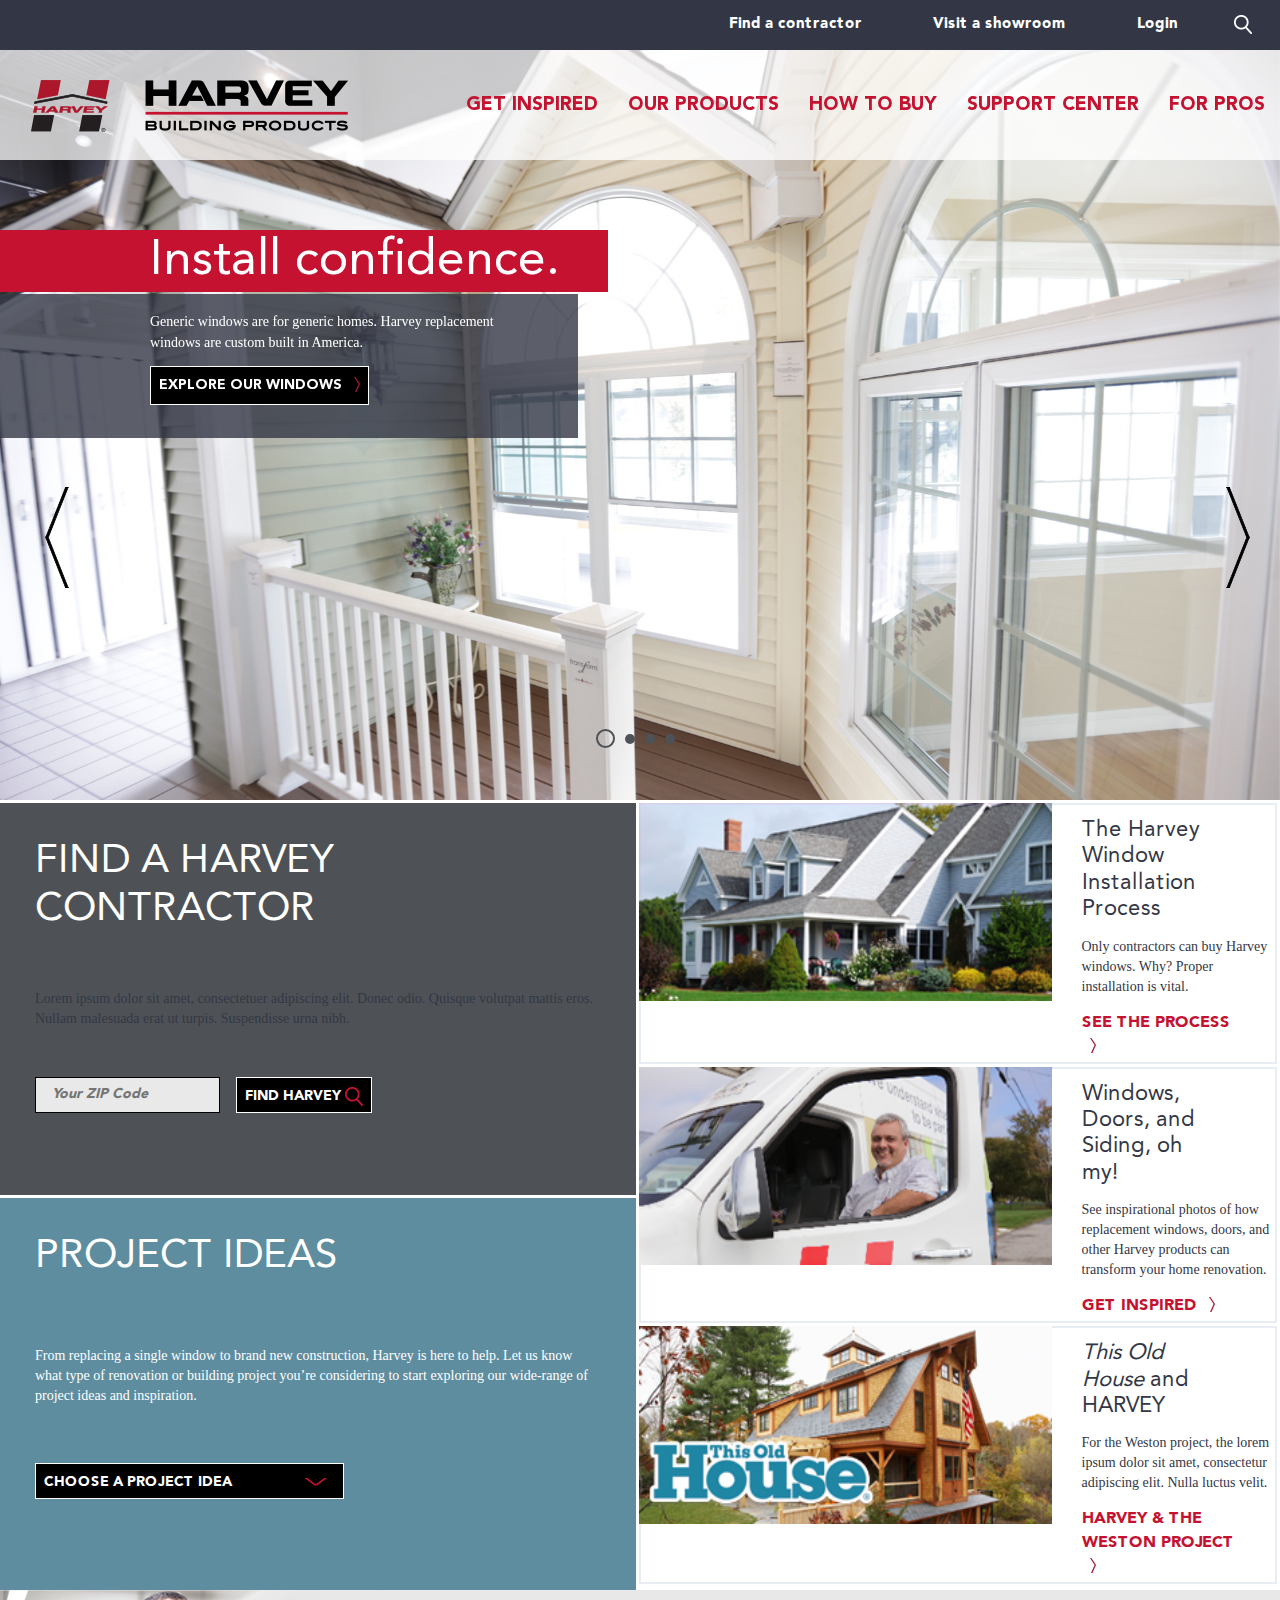
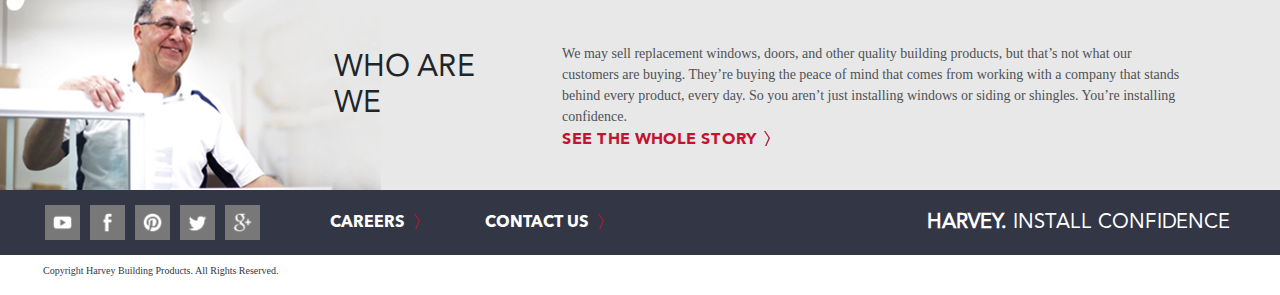
<file: index.html>
<!DOCTYPE html>
<html lang="en">

<head>
    <meta charset="UTF-8">
    <meta name="viewport" content="width=device-width, initial-scale=1.0">
    <meta http-equiv="X-UA-Compatible" content="ie=edge">
    <title>Home</title>
    <link rel="stylesheet" href="https://stackpath.bootstrapcdn.com/bootstrap/4.4.1/css/bootstrap.min.css"
        integrity="sha384-Vkoo8x4CGsO3+Hhxv8T/Q5PaXtkKtu6ug5TOeNV6gBiFeWPGFN9MuhOf23Q9Ifjh" crossorigin="anonymous">
    <link rel="stylesheet" href="main.css">
</head>

<body>
    <header>
        <div class="headContainer">
            <div class="metamenu">
                <ul class="utilityNav">
                    <li class="nav-item"><a href="">Find a contractor</a></li>
                    <li class="nav-item"><a href="">Visit a showroom</a></li>
                    <li class="nav-item"><a href="">Login</a></li>
                    <li class="nav-item"><img src="images/search-icon.png"></li>
                </ul>
            </div>

            <div class="menu-mobile">
                <ul class="nav-ul-mobile">
                    <li class="nav-item d-flex"><a class="align-self-center" href="about.html">Get inspired</a></li>
                    <li class="nav-item d-flex"><a class="align-self-center" href="vinylwindows.html">Our products</a>
                    </li>
                    <li class="nav-item d-flex"><a class="align-self-center" href="howtobuy.html">How to buy</a></li>
                    <li class="nav-item d-flex"><a class="align-self-center" href="support.html">Support center</a></li>
                    <li class="nav-item d-flex"><a class="align-self-center" href="forpros.html">For pros</a></li>
                </ul>
            </div>
    </header>


    <div class="menu">
        <ul class="nav-ul">
            <li class="logo"><a style="
                padding-top: 0px;
                padding-bottom: 0px;
            " class="linkLogo" href="index.html"><img src="images/logo.png" alt=""></a></li>
            <li class="nav-item"><a class="align-self-center" href="about.html">Get inspired</a></li>
            <li class="nav-item"><a class="align-self-center" href="vinylwindows.html">Our products</a></li>
            <li class="nav-item"><a class="align-self-center" href="howtobuy.html">How to buy</a></li>
            <li class="nav-item"><a class="align-self-center" href="support.html">Support center</a></li>
            <li class="nav-item"><a class="align-self-center" href="forpros.html">For pros</a></li>
            <li class="nav-item"><a class="align-self-center hamburger" href=""><img class="hamburger"
                        src="images/location-button.png" alt=""></a>
            </li>
            <li class="nav-item"><a class="align-self-center hamburger" href=""><img src="images/search-button.png"
                        alt=""></a>
            </li>
            <li class="nav-item"><img id="menu-button" class="align-self-center hamburger"
                    src="images/hamburger-menu.png" alt="">
            </li>
        </ul>
    </div>

    <div class="pageTitleBar">
        <h1>Install confidence.</h1>
    </div>

    <div class="subhead_intro_bar">
        <p>Generic windows are for generic homes. Harvey replacement <br /> windows are custom
            built
            in America.</p>
        <button class="standardBtn">EXPLORE OUR WINDOWS <img class="fixArrowPos" src="images/arrow-right-link.png"
                alt=""></button>
    </div>

    <div class=".featuredImage">
        <div id="carouselExampleIndicators" class="carousel slide" data-ride="carousel">
            <div class="tablee">
                <ol class="carousel-indicators">
                    <li data-target="#carouselExampleIndicators" data-slide-to="0" class="active"></li>
                    <li data-target="#carouselExampleIndicators" data-slide-to="1"></li>
                    <li data-target="#carouselExampleIndicators" data-slide-to="2"></li>
                    <li data-target="#carouselExampleIndicators" data-slide-to="3"></li>
                </ol>
            </div>

            <div class="carousel-inner">
                <div class="carousel-item active">
                    <img src="images/slider1.jpg" class="d-block w-100" alt="...">
                </div>
                <div class="carousel-item">
                    <img src="images/slider2.jpg" class="d-block w-100" alt="...">
                </div>
                <div class="carousel-item">
                    <img src="images/slider1.jpg" class="d-block w-100" alt="...">
                </div>
                <div class="carousel-item">
                    <img src="images/slider2.jpg" class="d-block w-100" alt="...">
                </div>
            </div>
            <a class="carousel-control-prev" href="#carouselExampleIndicators" role="button" data-slide="prev">
                <img class="prevIcon" src="images/arrow-left.png">
                <span class="sr-only">Previous</span>
            </a>
            <a class="carousel-control-next" href="#carouselExampleIndicators" role="button" data-slide="next">
                <img class="nextIcon" src="images/arrow-right.png">
                <span class="sr-only">Next</span>
            </a>
        </div>
    </div>
    </div>

    <div class="container-fluid">
        <div class="row reverseThisColumn">
            <div class="col">
                <div class="row r1">
                    <h2>Find a harvey contractor</h2>
                    <p style="line-height: 20px;">Lorem ipsum dolor sit amet, consectetuer adipiscing elit. Donec odio.
                        Quisque volutpat mattis eros.
                        Nullam malesuada erat ut turpis. Suspendisse urna nibh. </p>
                    <input class="zip" type="text" placeholder="Your ZIP Code">
                    <button class="searchBtn">FIND HARVEY <img src="images/search-icon-red.png"
                            alt="search icon"></button>
                </div>
                <div class="row r2">
                    <h2>Project ideas</h2>
                    <p style="line-height: 20px;">From replacing a single window to brand new construction, Harvey is
                        here
                        to help. Let us know what type of renovation or building project you’re considering to start
                        exploring our wide-range of project ideas and inspiration. </p>
                    <button class="dropdownBtn">CHOOSE A PROJECT IDEA <img src="images/arrow-down.png"
                            alt="arrow down icon"></button>
                </div>
            </div>

            <div class="col banner2 ">
                <div class="row row1 ">
                    <div class="col">
                        <img class="thumbnail" src="images/house1-thumb.png" alt="">
                    </div>

                    <div class="col">
                        <h4>The Harvey Window Installation Process</h4>
                        <p>Only contractors can buy Harvey windows. Why? Proper installation is vital.
                        </p>
                        <a>SEE THE PROCESS <img class="fixArrowPos" src="images/arrow-right-link.png"></a>

                    </div>


                </div>

                <div class="row row2">
                    <div class="col">
                        <img class="thumbnail" src="images/contractor.png" alt="">
                    </div>

                    <div class="col">
                        <h4>Windows, Doors, and Siding, oh my!</h4>
                        <p>See inspirational photos of how replacement windows, doors, and other Harvey products can
                            transform your home renovation.</p>
                        <a>GET INSPIRED <img class="fixArrowPos" src="images/arrow-right-link.png"></a>
                    </div>

                </div>

                <div class="row row3">
                    <div class="col">
                        <img class="thumbnail" src="images/theoldhouse.png" alt="">
                    </div>
                    <div class="col">
                        <h4><em>This Old House</em> and HARVEY</h4>
                        <p>For the Weston project, the lorem ipsum dolor sit amet, consectetur adipiscing elit. Nulla
                            luctus
                            velit.</p>
                        <a>HARVEY & THE WESTON PROJECT<img class="fixArrowPos" src="images/arrow-right-link.png"></a>
                    </div>
                </div>

            </div>
        </div>

    </div>
    </div>

    <div class="container-fluid lastbanner">
        <div class="row">
            <div class="col-3" style="padding-left: 0px;">
                <img class="whoAreWe" src="images/whoarewe.png">
            </div>
            <div class="col-2 align-self-center">
                <h3>Who are we</h3>
            </div>
            <div class="col-7 align-self-center">
                <p>
                    We may sell replacement windows, doors, and other quality building products, but that’s not what our
                    customers are buying. They’re buying the peace of mind that comes from working with a company that
                    stands behind every product, every day. So you aren’t just installing windows or siding or shingles.
                    You’re installing confidence.
                </p>
                <a href="about.html">SEE THE WHOLE STORY</a><img class="fixArrowPos" src="images/arrow-right-link.png"
                    alt="">
            </div>
        </div>
    </div>

    <div class="container-fluid lastbanner-tablet">
        <div class="row lb-row">
            <div class="col-6 d-flex flex-wrap">
                <h3>Who are we</h3>
                <p>
                    We may sell replacement windows, doors, and other quality building products, but that’s not what our
                    customers are buying. They’re buying the peace of mind that comes from working with a company that
                    stands behind every product, every day. So you aren’t just installing windows or siding or shingles.
                    You’re installing confidence.
                </p>
                <a href="about.html">SEE THE WHOLE STORY</a><img style="margin-left: 3px; height: 11px;"
                    src="images/arrow-right-link.png" alt="">
            </div>

            <div class="col-6 d-flex justify-content-end" style="padding-right: 0px;">
                <img class="whoAreWe-reverse" src="images/whoarewe-reverse.png">
            </div>
        </div>
    </div>

    <div class="container-fluid lastbanner-mobile">
        <div class="row lb-row">
            <div class="col-7 d-flex flex-wrap" style="padding: 0px">
                <h3>Who are we</h3>
                <p>
                    We may sell replacement windows, doors, and other quality building products, but that’s not what our
                    customers are buying. They’re buying the peace of mind that comes from working with a company that
                    stands behind every product, every day. So you aren’t just installing windows or siding or shingles.
                    You’re installing confidence.
                </p>
                <a href="about.html">SEE THE WHOLE STORY</a><img style="margin-left: 3px; height: 11px;"
                    src="images/arrow-right-link.png" alt="">
            </div>
        </div>
    </div>

    <div class="container-fluid d-flex align-items-center footer-bar footer-mobile">
        <div class="row">
            <h6 class="tagline-mobile">
                <strong>HARVEY.</strong> INSTALL
                CONFIDENCE</h6>
        </div>
    </div>

    <div class="container-fluid footer-bar">

        <div class="row" style="
        margin-top: 0px;
        margin-right: 0px;">
            <div class="socialIcon first">
                <a href=""><img src="images/youtube-icon.png" alt=""></a>
            </div>
            <div class="socialIcon">
                <a href=""><img src="images/facebook-icon.png" alt=""></a>
            </div>
            <div class="socialIcon">
                <a href=""><img src="images/pinterest-icon.png" alt=""></a>
            </div>
            <div class="socialIcon">
                <a href=""><img src="images/twitter-icon.png" alt=""></a>
            </div>
            <div class="socialIcon last">
                <a href=""><img src="images/google-icon.png" alt=""></a>
            </div>
            <div class="footerLinks align-self-center">
                <a href="">CAREERS <img src="images/arrow-right-link.png" alt=""></a>

            </div>
            <div class="footerLinks align-self-center">
                <a href="support.html">CONTACT US
                    <img src="images/arrow-right-link.png" alt=""></a>
            </div>

            <h6 class="taglineh6 align-self-center">
                <strong>HARVEY.</strong> INSTALL
                CONFIDENCE</h6>
        </div>
    </div>

    <div class="container-fluid copyright">
        Copyright Harvey Building Products. All Rights Reserved.
    </div>

    <script src="https://code.jquery.com/jquery-3.4.1.js"
        integrity="sha256-WpOohJOqMqqyKL9FccASB9O0KwACQJpFTUBLTYOVvVU=" crossorigin="anonymous"></script>
    <script src="https://cdn.jsdelivr.net/npm/popper.js@1.16.0/dist/umd/popper.min.js"
        integrity="sha384-Q6E9RHvbIyZFJoft+2mJbHaEWldlvI9IOYy5n3zV9zzTtmI3UksdQRVvoxMfooAo"
        crossorigin="anonymous"></script>
    <script src="https://stackpath.bootstrapcdn.com/bootstrap/4.4.1/js/bootstrap.min.js"
        integrity="sha384-wfSDF2E50Y2D1uUdj0O3uMBJnjuUD4Ih7YwaYd1iqfktj0Uod8GCExl3Og8ifwB6"
        crossorigin="anonymous"></script>
    <script src="main.js"></script>

</body>

</html>
</file>
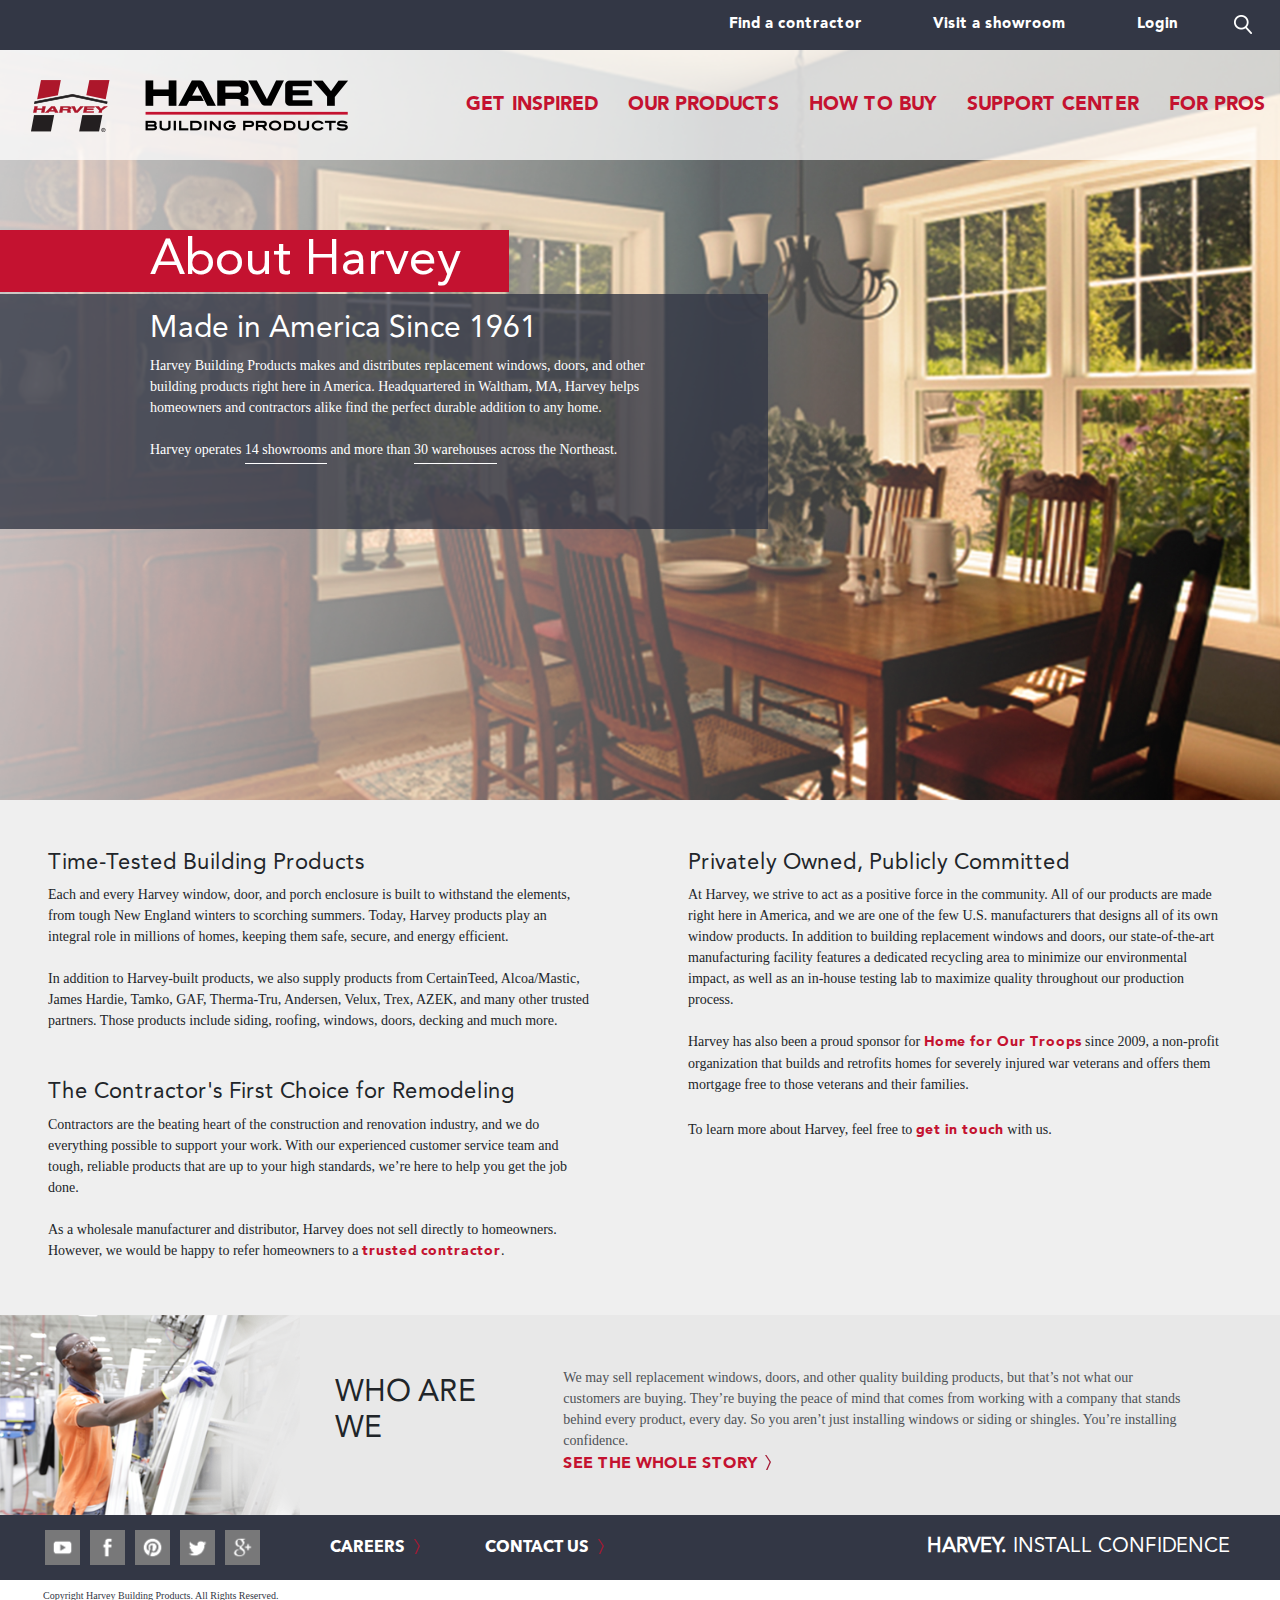
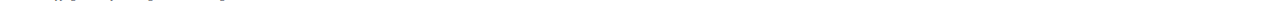
<file: about.html>
<!DOCTYPE html>
<html lang="en">

<head>
    <meta charset="UTF-8">
    <meta name="viewport" content="width=device-width, initial-scale=1.0">
    <meta http-equiv="X-UA-Compatible" content="ie=edge">
    <title>Harvey Building Products</title>
    <link rel="stylesheet" href="https://stackpath.bootstrapcdn.com/bootstrap/4.4.1/css/bootstrap.min.css"
        integrity="sha384-Vkoo8x4CGsO3+Hhxv8T/Q5PaXtkKtu6ug5TOeNV6gBiFeWPGFN9MuhOf23Q9Ifjh" crossorigin="anonymous">
    <link rel="stylesheet" href="main.css">
    <link rel="stylesheet" href="aboutcss.css">
</head>

<body>
    <header>
        <div class="headContainer">
            <div class="metamenu">
                <ul class="utilityNav">
                    <li class="nav-item"><a href="">Find a contractor</a></li>
                    <li class="nav-item"><a href="">Visit a showroom</a></li>
                    <li class="nav-item"><a href="">Login</a></li>
                    <li class="nav-item"><img src="images/search-icon.png"></li>
                </ul>
            </div>

            <div class="menu-mobile">
                <ul class="nav-ul-mobile">
                    <li class="nav-item  d-flex"><a class="align-self-center" href="about.html">Get inspired</a></li>
                    <li class="nav-item d-flex"><a class="align-self-center" href="vinylwindows.html">Our products</a>
                    </li>
                    <li class="nav-item d-flex"><a class="align-self-center" href="howtobuy.html">How to buy</a></li>
                    <li class="nav-item d-flex"><a class="align-self-center" href="support.html">Support center</a></li>
                    <li class="nav-item d-flex"><a class="align-self-center" href="forpros.html">For pros</a></li>
                </ul>
            </div>

    </header>


    <div class="menu">
        <ul class="nav-ul">
            <li class="logo"><a style="
                padding-top: 0px;
                padding-bottom: 0px;
            " class="linkLogo" href="index.html"><img src="images/logo.png" alt=""></a></li>
            <li class="nav-item"><a class="align-self-center" href="about.html">Get inspired</a></li>
            <li class="nav-item"><a class="align-self-center" href="vinylwindows.html">Our products</a></li>
            <li class="nav-item"><a class="align-self-center" href="howtobuy.html">How to buy</a></li>
            <li class="nav-item"><a class="align-self-center" href="support.html">Support center</a></li>
            <li class="nav-item"><a class="align-self-center" href="forpros.html">For pros</a></li>
            <li class="nav-item"><a class="align-self-center hamburger" href=""><img class="hamburger"
                        src="images/location-button.png" alt=""></a>
            </li>
            <li class="nav-item"><a class="align-self-center hamburger" href=""><img src="images/search-button.png"
                        alt=""></a>
            </li>
            <li class="nav-item"><img id="menu-button" class="align-self-center hamburger"
                    src="images/hamburger-menu.png" alt="">
            </li>
        </ul>
    </div>

    <div class="pageTitleBar">
        <h1>About Harvey</h1>
    </div>

    <div class="subhead_intro_bar">
        <h3>Made in America Since 1961</h3>
        <p>Harvey Building Products makes and distributes replacement windows, doors, and other building products right
            here in America. Headquartered in Waltham, MA, Harvey helps homeowners and contractors alike find the
            perfect durable addition to any home.
            <br />
            <br />
            Harvey operates <a href="">14 showrooms</a> and more than <a href="">30 warehouses</a> across the Northeast.
        </p>
    </div>

    <div class=".featuredImage">
        <div class="about-carousel">
        </div>
    </div>
    </div>

    <div class="container-fluid about-container">
        <div class="row">
            <div class="col about-info">
                <h4>Time-Tested Building Products</h4>
                <p style="margin: 0;">Each and every Harvey window, door, and porch enclosure is built to withstand the
                    elements, from
                    tough New England winters to scorching summers. Today, Harvey products play an integral role in
                    millions of homes, keeping them safe, secure, and energy efficient.
                    <br />
                    <br />
                    In addition to Harvey-built products, we also supply products from CertainTeed, Alcoa/Mastic, James
                    Hardie, Tamko, GAF, Therma-Tru, Andersen, Velux, Trex, AZEK, and many other trusted partners. Those
                    products include siding, roofing, windows, doors, decking and much more.
                </p>
                <br />
                <br />

                <h4>The Contractor's First Choice for Remodeling</h4>
                <p style="margin: 0;">Contractors are the beating heart of the construction and renovation industry, and
                    we do everything
                    possible to support your work. With our experienced customer service team and tough, reliable
                    products that are up to your high standards, we’re here to help you get the job done.
                    <br />
                    <br />
                    As a wholesale manufacturer and distributor, Harvey does not sell directly to homeowners. However,
                    we would be happy to refer homeowners to a <a href="">trusted contractor</a>.
                </p>
            </div>
            <div class="col about-info">
                <h4>Privately Owned, Publicly Committed</h4>
                <p style="margin: 0;">At Harvey, we strive to act as a positive force in the community. All of our
                    products are made right
                    here in America, and we are one of the few U.S. manufacturers that designs all of its own window
                    products. In addition to building replacement windows and doors, our state-of-the-art manufacturing
                    facility features a dedicated recycling area to minimize our environmental impact, as well as an
                    in-house testing lab to maximize quality throughout our production process.
                    <br />
                    <br />
                    Harvey has also been a proud sponsor for <a href="">Home for Our Troops</a> since 2009, a
                    non-profit
                    organization
                    that builds and retrofits homes for severely injured war veterans and offers them mortgage free
                    to
                    those veterans and their families.
                </p>
                <br />
                <p style="margin: 0;">To learn more about Harvey, feel free to <a href="">get in touch</a> with us.</p>
            </div>
        </div>
    </div>

    <div class="container-fluid lastbanner">
        <div class="row">
            <div class="col-3" style="padding-left: 0px;">
                <img class="whoAreWe" src="images/whoarewe-about.png">
            </div>
            <div class="col-2 align-self-center">
                <h3>Who are we</h3>
            </div>
            <div class="col-7 align-self-center">
                <p>
                    We may sell replacement windows, doors, and other quality building products, but that’s not what our
                    customers are buying. They’re buying the peace of mind that comes from working with a company that
                    stands behind every product, every day. So you aren’t just installing windows or siding or shingles.
                    You’re installing confidence.
                </p>
                <a href="about.html">SEE THE WHOLE STORY</a><img class="fixArrowPos" src="images/arrow-right-link.png"
                    alt="">
            </div>
        </div>
    </div>

    <div class="container-fluid lastbanner-tablet">
        <div class="row lb-row">
            <div class="col-6 d-flex flex-wrap">
                <h3>Who are we</h3>
                <p>
                    We may sell replacement windows, doors, and other quality building products, but that’s not what our
                    customers are buying. They’re buying the peace of mind that comes from working with a company that
                    stands behind every product, every day. So you aren’t just installing windows or siding or shingles.
                    You’re installing confidence.
                </p>
                <a href="about.html">SEE THE WHOLE STORY</a><img style="margin-left: 3px; height: 11px;"
                    src="images/arrow-right-link.png" alt="">
            </div>

            <div class="col-6 d-flex justify-content-end" style="padding-right: 0px;">
                <img class="whoAreWe-reverse" src="images/whoarewe-about-reverse.png">
            </div>
        </div>
    </div>

    <div class="container-fluid lastbanner-mobile">
        <div class="row lb-row">
            <div class="col-7 d-flex flex-wrap" style="padding: 0px">
                <h3>Who are we</h3>
                <p>
                    We may sell replacement windows, doors, and other quality building products, but that’s not what our
                    customers are buying. They’re buying the peace of mind that comes from working with a company that
                    stands behind every product, every day. So you aren’t just installing windows or siding or shingles.
                    You’re installing confidence.
                </p>
                <a href="about.html">SEE THE WHOLE STORY</a><img style="margin-left: 3px; height: 11px;"
                    src="images/arrow-right-link.png" alt="">
            </div>
        </div>
    </div>

    <div class="container-fluid d-flex align-items-center footer-bar footer-mobile">
        <div class="row">
            <h6 class="tagline-mobile">
                <strong>HARVEY.</strong> INSTALL
                CONFIDENCE</h6>
        </div>
    </div>

    <div class="container-fluid footer-bar">

        <div class="row" style="
        margin-top: 0px;
        margin-right: 0px;">
            <div class="socialIcon first">
                <a href=""><img src="images/youtube-icon.png" alt=""></a>
            </div>
            <div class="socialIcon">
                <a href=""><img src="images/facebook-icon.png" alt=""></a>
            </div>
            <div class="socialIcon">
                <a href=""><img src="images/pinterest-icon.png" alt=""></a>
            </div>
            <div class="socialIcon">
                <a href=""><img src="images/twitter-icon.png" alt=""></a>
            </div>
            <div class="socialIcon last">
                <a href=""><img src="images/google-icon.png" alt=""></a>
            </div>
            <div class="footerLinks align-self-center">
                <a href="">CAREERS <img src="images/arrow-right-link.png" alt=""></a>

            </div>
            <div class="footerLinks align-self-center">
                <a href="support.html">CONTACT US
                    <img src="images/arrow-right-link.png" alt=""></a>
            </div>

            <h6 class="taglineh6 align-self-center">
                <strong>HARVEY.</strong> INSTALL
                CONFIDENCE</h6>
        </div>
    </div>

    <div class="container-fluid copyright">
        Copyright Harvey Building Products. All Rights Reserved.
    </div>



    <script src="https://code.jquery.com/jquery-3.4.1.js"
        integrity="sha256-WpOohJOqMqqyKL9FccASB9O0KwACQJpFTUBLTYOVvVU=" crossorigin="anonymous"></script>
    <script src="https://cdn.jsdelivr.net/npm/popper.js@1.16.0/dist/umd/popper.min.js"
        integrity="sha384-Q6E9RHvbIyZFJoft+2mJbHaEWldlvI9IOYy5n3zV9zzTtmI3UksdQRVvoxMfooAo"
        crossorigin="anonymous"></script>
    <script src="https://stackpath.bootstrapcdn.com/bootstrap/4.4.1/js/bootstrap.min.js"
        integrity="sha384-wfSDF2E50Y2D1uUdj0O3uMBJnjuUD4Ih7YwaYd1iqfktj0Uod8GCExl3Og8ifwB6"
        crossorigin="anonymous"></script>
    <script src="main.js"></script>

</body>

</html>
</file>
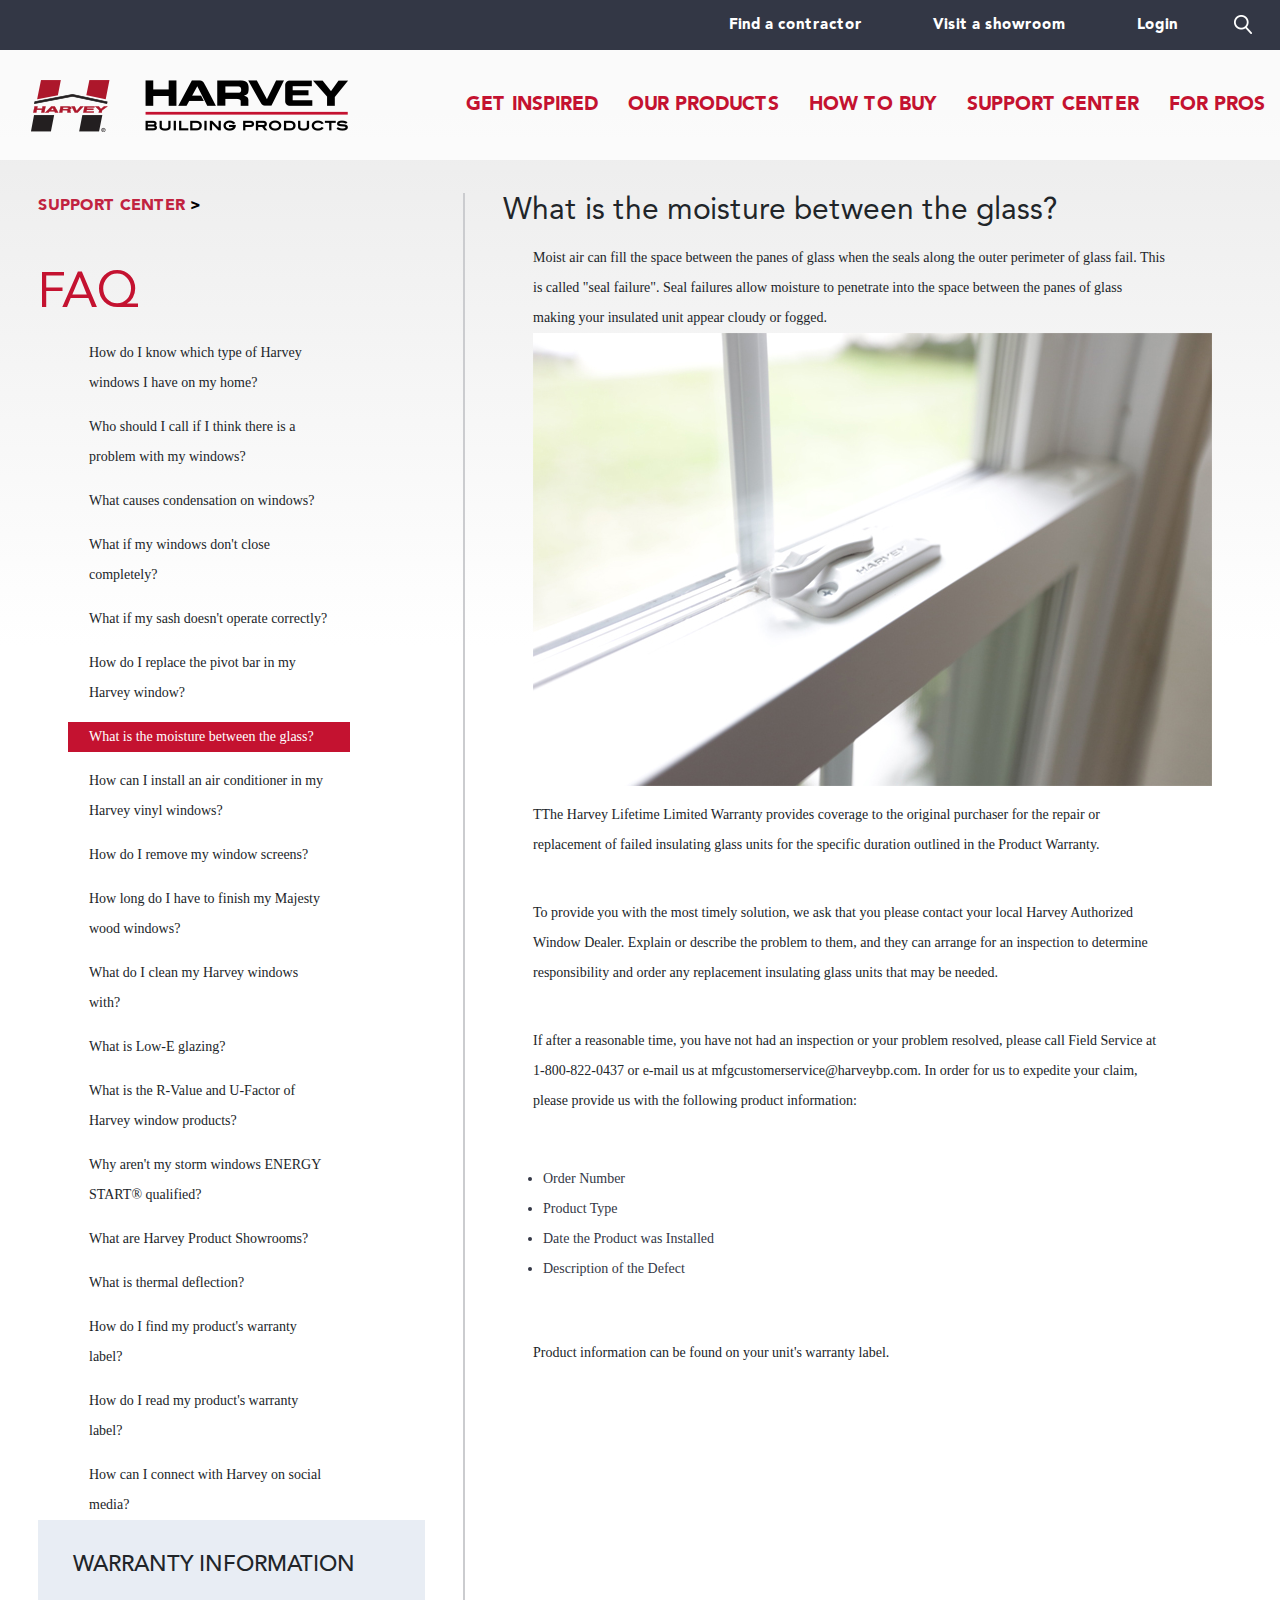
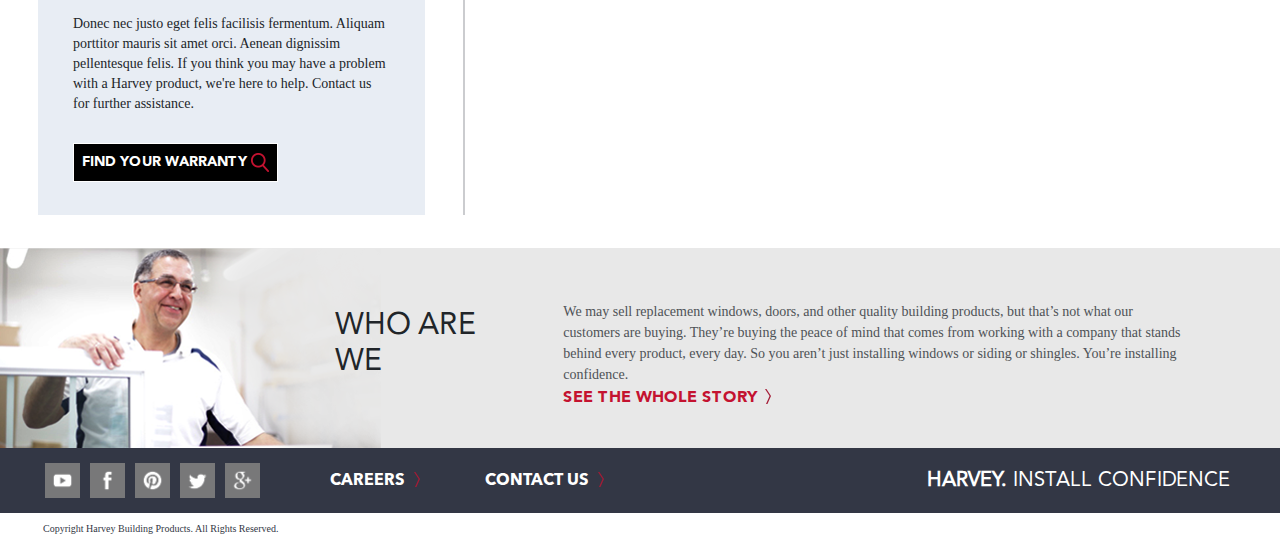
<file: faq.html>
<!DOCTYPE html>
<html lang="en">

<head>
    <meta charset="UTF-8">
    <meta name="viewport" content="width=device-width, initial-scale=1.0">
    <meta http-equiv="X-UA-Compatible" content="ie=edge">
    <title>Harvey Building Products</title>
    <link rel="stylesheet" href="https://stackpath.bootstrapcdn.com/bootstrap/4.4.1/css/bootstrap.min.css"
        integrity="sha384-Vkoo8x4CGsO3+Hhxv8T/Q5PaXtkKtu6ug5TOeNV6gBiFeWPGFN9MuhOf23Q9Ifjh" crossorigin="anonymous">
    <link rel="stylesheet" href="main.css">
    <link rel="stylesheet" href="faq.css">
</head>

<body>
    <header>
        <div class="headContainer">
            <div class="metamenu">
                <ul class="utilityNav">
                    <li class="nav-item"><a href="">Find a contractor</a></li>
                    <li class="nav-item"><a href="howtobuy.html">Visit a showroom</a></li>
                    <li class="nav-item"><a href="">Login</a></li>
                    <li class="nav-item"><img src="images/search-icon.png"></li>
                </ul>
            </div>

            <div class="menu-mobile">
                <ul class="nav-ul-mobile">
                    <li class="nav-item d-flex"><a class="align-self-center" href="about.html">Get inspired</a></li>
                    <li class="nav-item d-flex"><a class="align-self-center" href="vinylwindows.html">Our products</a>
                    </li>
                    <li class="nav-item d-flex"><a class="align-self-center" href="howtobuy.html">How to buy</a></li>
                    <li class="nav-item d-flex"><a class="align-self-center" href="support.html">Support center</a></li>
                    <li class="nav-item d-flex"><a class="align-self-center" href="forpros.html">For pros</a></li>
                </ul>
            </div>
    </header>


    <div class="menu">
        <ul class="nav-ul">
            <li class="logo"><a style="
                padding-top: 0px;
                padding-bottom: 0px;
            " class="linkLogo" href="index.html"><img src="images/logo.png" alt=""></a></li>
            <li class="nav-item"><a class="align-self-center" href="about.html">Get inspired</a></li>
            <li class="nav-item"><a class="align-self-center" href="vinylwindows.html">Our products</a></li>
            <li class="nav-item"><a class="align-self-center" href="howtobuy.html">How to buy</a></li>
            <li class="nav-item"><a class="align-self-center" href="support.html">Support center</a></li>
            <li class="nav-item"><a class="align-self-center" href="forpros.html">For pros</a></li>
            <li class="nav-item"><a class="align-self-center hamburger" href=""><img class="hamburger"
                        src="images/location-button.png" alt=""></a>
            </li>
            <li class="nav-item"><a class="align-self-center hamburger" href=""><img src="images/search-button.png"
                        alt=""></a>
            </li>
            <li class="nav-item"><img id="menu-button" class="align-self-center hamburger"
                    src="images/hamburger-menu.png" alt="">
            </li>
        </ul>
    </div>

    <div class="container-fluid support">
        <div class="row">
            <div class="col choose" style="border-right: 2px solid #cbcccf;">
                <a id="suppLink" href="">SUPPORT CENTER <span style="color: black;">></span></a>
                <h1>FAQ</h1>
                <p id="p1">How do I know which type of Harvey windows I have on my home?</p>
                <p id="p2">Who should I call if I think there is a problem with my windows?</p>
                <p id="p3">What causes condensation on windows?</p>
                <p id="p4">What if my windows don't close completely?</p>
                <p id="p5">What if my sash doesn't operate correctly?</p>
                <p id="p6">How do I replace the pivot bar in my Harvey window?</p>
                <p class="active" id="p7">What is the moisture between the glass?</p>
                <p id="p8">How can I install an air conditioner in my Harvey vinyl windows?</p>
                <p id="p9">How do I remove my window screens?</p>
                <p id="p10">How long do I have to finish my Majesty wood windows?</p>
                <p id="p11">What do I clean my Harvey windows with?</p>
                <p id="p12">What is Low-E glazing?</p>
                <p id="p13">What is the R-Value and U-Factor of Harvey window products?</p>
                <p id="p14">Why aren't my storm windows ENERGY START&reg; qualified?</p>
                <p id="p15">What are Harvey Product Showrooms?</p>
                <p id="p16">What is thermal deflection?</p>
                <p id="p17">How do I find my product's warranty label?</p>
                <p id="p18">How do I read my product's warranty label?</p>
                <p id="p19">How can I connect with Harvey on social media?</p>

                <div class="warrantybox">
                    <h5>Warranty Information</h5>
                    <p>Donec nec justo eget felis facilisis fermentum. Aliquam porttitor mauris sit amet orci. Aenean
                        dignissim pellentesque felis. If you think you may have a problem with a Harvey product, we're
                        here to help. Contact us for further assistance.</p>
                    <button class="searchBtn">FIND YOUR WARRANTY <img style="margin: 0px;"
                            src="images/search-icon-red.png" alt="search icon"></button>
                </div>
            </div>
            <div class="col">
                <div id="text-info1">
                    <h3>How do I know which type of Harvey windows I have on my home?</h3>
                </div>
                <div id="text-info2">
                    <h3>Who should I call if I think there is a problem with my windows?</h3>
                </div>
                <div id="text-info3">
                    <h3>What causes condensation on windows?</h3>
                </div>
                <div id="text-info4">
                    <h3>What if my windows don't close completely?</h3>
                </div>
                <div id="text-info5">
                    <h3>What if my sash doesn't operate correctly?</h3>
                </div>
                <div id="text-info6">
                    <h3>How do I replace the pivot bar in my Harvey window?</h3>
                </div>
                <div id="text-info7">
                    <h3>What is the moisture between the glass?</h3>
                    <p>Moist air can fill the space between the panes of glass when the seals along the outer perimeter
                        of glass fail. This is called "seal failure". Seal failures allow moisture to penetrate into the
                        space between the panes of glass making your insulated unit appear cloudy or fogged.</p>
                    <img style="padding: 0 30px;" src="images/moisture.jpg" alt="">
                    <p>TThe Harvey Lifetime Limited Warranty provides coverage to the original purchaser for the repair
                        or replacement of failed insulating glass units for the specific duration outlined in the
                        Product Warranty.</p><br>
                    <p>To provide you with the most timely solution, we ask that you please contact your local Harvey
                        Authorized Window Dealer. Explain or describe the problem to them, and they can arrange for an
                        inspection to determine responsibility and order any replacement insulating glass units that may
                        be needed.</p><br>
                    <p>If after a reasonable time, you have not had an inspection or your problem resolved, please call
                        Field Service at 1-800-822-0437 or e-mail us at mfgcustomerservice@harveybp.com. In order for us
                        to expedite your claim, please provide us with the following product information:</p>
                    <br>
                     
                    <ul>
                        <li>Order Number</li>
                        <li>Product Type</li>
                        <li>Date the Product was Installed</li>
                        <li>Description of the Defect</li>
                    </ul>  

                    <p>Product information can be found on your unit's warranty label.</p>
                </div>
                <div id="text-info8">
                    <h3>How can I install an air conditioner?</h3>
                </div>
                <div id="text-info9">
                    <h3>How do I remove my window screens?</h3>
                </div>
                <div id="text-info10">
                    <h3>How long do I have to finish my Majesty wood windows?</h3>
                </div>
                <div id="text-info11">
                    <h3>What do I clean my Harvey windows with?</h3>
                </div>
                <div id="text-info12">
                    <h3>What is Low-E glazing?</h3>
                </div>
                <div id="text-info13">
                    <h3>What is the R-Value and U-Factor of Harvey window products?</h3>
                </div>
                <div id="text-info14">
                    <h3>Why aren't my storm windows ENERGY START® qualified?</h3>
                </div>
                <div id="text-info15">
                    <h3>What are Harvey Product Showrooms?</h3>
                </div>
                <div id="text-info16">
                    <h3>What is thermal deflection?</h3>
                </div>
                <div id="text-info17">
                    <h3>How do I find my product's warranty label?</h3>
                </div>
                <div id="text-info18">
                    <h3>How do I read my product's warranty label?</h3>
                </div>
                <div id="text-info19">
                    <h3>How can I connect with Harvey on social media?</h3>
                </div>

            </div>
        </div>
    </div>

    <div class="container-fluid warranty-mobile">
        <div class="row">
            <h3>FAQ</h3>
        </div>
        <div id="r-1" class="row">
            <div class="col-11">
                <h5>How do I know which type of Harvey windows I have on my home?</h5>
            </div>
            <div class="col-1">
                <img src="images/arrow-down.png" alt="">
            </div>
        </div>
        <div id="content1">
            <p>How do I know which type of Harvey windows I have on my home?</p>
        </div>
        <div id="r-2" class="row">
            <div class="col-11">
                <h5>Who should I call if I think there is a problem with my windows?</h5>
            </div>
            <div class="col-1">
                <img src="images/arrow-down.png" alt="">
            </div>
        </div>

        <div id="content2">
            <p>Who should I call if I think there is a problem with my windows?</p>
        </div>

        <div id="r-3" class="row">
            <div class="col-11">
                <h5>What causes condensation on windows?</h5>
            </div>
            <div class="col-1">
                <img src="images/arrow-down.png" alt="">
            </div>
        </div>

        <div id="content3">
            <p>What causes condensation on windows?</p>
        </div>

        <div id="r-4" class="row">
            <div class="col-11">
                <h5>What if my windows don't close completely?</h5>
            </div>
            <div class="col-1">
                <img src="images/arrow-down.png" alt="">
            </div>
        </div>

        <div id="content4">
            <p>What if my windows don't close completely?</p>
        </div>

        <div id="r-5" class="row">
            <div class="col-11">
                <h5>What if my sash doesn't operate correctly?</h5>
            </div>
            <div class="col-1">
                <img src="images/arrow-down.png" alt="">
            </div>
        </div>

        <div id="content5">
            <p>What if my sash doesn't operate correctly?</p>
        </div>

        <div id="r-6" class="row">
            <div class="col-11">
                <h5>How do I replace the pivot bar in my Harvey window?</h5>
            </div>
            <div class="col-1">
                <img src="images/arrow-down.png" alt="">
            </div>
        </div>

        <div id="content6">
            <p>How do I replace the pivot bar in my Harvey window?</p>
        </div>

        <div id="r-7" class="row active">
            <div class="col-11">
                <h5>What is the moisture between the glass?</h5>
            </div>
            <div class="col-1">
                <img src="images/arrow-down.png" alt="">
            </div>
        </div>

        <div id="content7">
            <h3>What is the moisture between the glass?</h3>
            <p>Moist air can fill the space between the panes of glass when the seals along the outer perimeter
                of glass fail. This is called "seal failure". Seal failures allow moisture to penetrate into the
                space between the panes of glass making your insulated unit appear cloudy or fogged.</p>
            <img style="width: 100%; padding: 0 11px;" src="images/moisture.jpg" alt="">
            <p>TThe Harvey Lifetime Limited Warranty provides coverage to the original purchaser for the repair
                or replacement of failed insulating glass units for the specific duration outlined in the
                Product Warranty.</p><br>
            <p>To provide you with the most timely solution, we ask that you please contact your local Harvey
                Authorized Window Dealer. Explain or describe the problem to them, and they can arrange for an
                inspection to determine responsibility and order any replacement insulating glass units that may
                be needed.</p><br>
            <p>If after a reasonable time, you have not had an inspection or your problem resolved, please call
                Field Service at 1-800-822-0437 or e-mail us at mfgcustomerservice@harveybp.com. In order for us
                to expedite your claim, please provide us with the following product information:</p>
            <br>
             
            <ul>
                <li>Order Number</li>
                <li>Product Type</li>
                <li>Date the Product was Installed</li>
                <li>Description of the Defect</li>
            </ul>  

            <p>Product information can be found on your unit's warranty label.</p>
        </div>

        <div id="r-8" class="row">
            <div class="col-11">
                <h5>How can I install an air conditioner in my Harvey vinyl windows?</h5>
            </div>
            <div class="col-1">
                <img src="images/arrow-down.png" alt="">
            </div>

        </div>

        <div id="content8">
            <p>How can I install an air conditioner in my Harvey vinyl windows?</p>
        </div>

        <div id="r-9" class="row">
            <div class="col-11">
                <h5>How do I remove my window screens?</h5>
            </div>
            <div class="col-1">
                <img src="images/arrow-down.png" alt="">
            </div>
        </div>

        <div id="content9">
            <p>How do I remove my window screens?</p>
        </div>

        <div id="r-10" class="row">
            <div class="col-11">
                <h5>How long do I have to finish my Majesty wood windows?</h5>
            </div>
            <div class="col-1">
                <img src="images/arrow-down.png" alt="">
            </div>
        </div>

        <div id="content10">
            <p>How long do I have to finish my Majesty wood windows?</p>
        </div>

        <div id="r-11" class="row">
            <div class="col-11">
                <h5>What do I clean my Harvey windows with?</h5>
            </div>
            <div class="col-1">
                <img src="images/arrow-down.png" alt="">
            </div>
        </div>

        <div id="content11">
            <p>What do I clean my Harvey windows with?</p>
        </div>

        <div id="r-12" class="row">
            <div class="col-11">
                <h5>What is Low-E glazing?</h5>
            </div>
            <div class="col-1">
                <img src="images/arrow-down.png" alt="">
            </div>
        </div>

        <div id="content12">
            <p>What is Low-E glazing?</p>
        </div>

        <div id="r-13" class="row">
            <div class="col-11">
                <h5>What is the R-Value and U-Factor of Harvey window products?</h5>
            </div>
            <div class="col-1">
                <img src="images/arrow-down.png" alt="">
            </div>
        </div>

        <div id="content13">
            <p>What is the R-Value and U-Factor of Harvey window products?</p>
        </div>

        <div id="r-14" class="row">
            <div class="col-11">
                <h5>Why aren't my storm windows ENERGY START&reg; qualified?</h5>
            </div>
            <div class="col-1">
                <img src="images/arrow-down.png" alt="">
            </div>
        </div>

        <div id="content14">
            <p>Why aren't my storm windows ENERGY START&reg; qualified?</p>
        </div>

        <div id="r-15" class="row">
            <div class="col-11">
                <h5>What are Harvey Product Showrooms?</h5>
            </div>
            <div class="col-1">
                <img src="images/arrow-down.png" alt="">
            </div>
        </div>

        <div id="content15">
            <p>What are Harvey Product Showrooms?</p>
        </div>

        <div id="r-16" class="row">
            <div class="col-11">
                <h5>What is thermal deflection?</h5>
            </div>
            <div class="col-1">
                <img src="images/arrow-down.png" alt="">
            </div>
        </div>

        <div id="content16">
            <p>What is thermal deflection?</p>
        </div>

        <div id="r-17" class="row">
            <div class="col-11">
                <h5>How do I find my product's warranty label?</h5>
            </div>
            <div class="col-1">
                <img src="images/arrow-down.png" alt="">
            </div>
        </div>

        <div id="content17">
            <p>How do I find my product's warranty label?</p>
        </div>

        <div id="r-18" class="row">
            <div class="col-11">
                <h5>How do I find my product's warranty label?</h5>
            </div>
            <div class="col-1">
                <img src="images/arrow-down.png" alt="">
            </div>
        </div>

        <div id="content18">
            <p>How do I find my product's warranty label?</p>
        </div>

        <div id="r-19" class="row">
            <div class="col-11">
                <h5>How can I connect with Harvey on social media?</h5>
            </div>
            <div class="col-1">
                <img src="images/arrow-down.png" alt="">
            </div>
        </div>

        <div id="content19">
            <p>How can I connect with Harvey on social media?</p>
        </div>

        <div class="warrantybox">
            <h5>Warranty Information</h5>
            <p>Donec nec justo eget felis facilisis fermentum. Aliquam porttitor mauris sit amet orci. Aenean
                dignissim pellentesque felis. If you think you may have a problem with a Harvey product, we're
                here to help. Contact us for further assistance.</p>
            <button class="searchBtn">FIND YOUR WARRANTY <img style="margin: 0px;" src="images/search-icon-red.png"
                    alt="search icon"></button>
        </div>

    </div>

    <div class="container-fluid lastbanner">
        <div class="row">
            <div class="col-3" style="padding-left: 0px;">
                <img class="whoAreWe" src="images/whoarewe.png">
            </div>
            <div class="col-2 align-self-center">
                <h3>Who are we</h3>
            </div>
            <div class="col-7 align-self-center">
                <p>
                    We may sell replacement windows, doors, and other quality building products, but that’s not what our
                    customers are buying. They’re buying the peace of mind that comes from working with a company that
                    stands behind every product, every day. So you aren’t just installing windows or siding or shingles.
                    You’re installing confidence.
                </p>
                <a href="about.html">SEE THE WHOLE STORY</a><img class="fixArrowPos" src="images/arrow-right-link.png"
                    alt="">
            </div>
        </div>
    </div>

    <div class="container-fluid lastbanner-tablet">
        <div class="row lb-row">
            <div class="col-6 d-flex flex-wrap">
                <h3>Who are we</h3>
                <p>
                    We may sell replacement windows, doors, and other quality building products, but that’s not what our
                    customers are buying. They’re buying the peace of mind that comes from working with a company that
                    stands behind every product, every day. So you aren’t just installing windows or siding or shingles.
                    You’re installing confidence.
                </p>
                <a href="about.html">SEE THE WHOLE STORY</a><img style="margin-left: 3px; height: 11px;"
                    src="images/arrow-right-link.png" alt="">
            </div>

            <div class="col-6 d-flex justify-content-end" style="padding-right: 0px;">
                <img class="whoAreWe-reverse" src="images/whoarewe-forpros-reverse.png">
            </div>
        </div>
    </div>

    <div class="container-fluid lastbanner-mobile">
        <div class="row lb-row">
            <div class="col-7 d-flex flex-wrap" style="padding: 0px">
                <h3>Who are we</h3>
                <p>
                    We may sell replacement windows, doors, and other quality building products, but that’s not what our
                    customers are buying. They’re buying the peace of mind that comes from working with a company that
                    stands behind every product, every day. So you aren’t just installing windows or siding or shingles.
                    You’re installing confidence.
                </p>
                <a href="about.html">SEE THE WHOLE STORY</a><img style="margin-left: 3px; height: 11px;"
                    src="images/arrow-right-link.png" alt="">
            </div>
        </div>
    </div>

    <div class="container-fluid d-flex align-items-center footer-bar footer-mobile">
        <div class="row">
            <h6 class="tagline-mobile">
                <strong>HARVEY.</strong> INSTALL
                CONFIDENCE</h6>
        </div>
    </div>

    <div class="container-fluid footer-bar">

        <div class="row" style="
        margin-top: 0px;
        margin-right: 0px;">
            <div class="socialIcon first">
                <a href=""><img src="images/youtube-icon.png" alt=""></a>
            </div>
            <div class="socialIcon">
                <a href=""><img src="images/facebook-icon.png" alt=""></a>
            </div>
            <div class="socialIcon">
                <a href=""><img src="images/pinterest-icon.png" alt=""></a>
            </div>
            <div class="socialIcon">
                <a href=""><img src="images/twitter-icon.png" alt=""></a>
            </div>
            <div class="socialIcon last">
                <a href=""><img src="images/google-icon.png" alt=""></a>
            </div>
            <div class="footerLinks align-self-center">
                <a href="">CAREERS <img src="images/arrow-right-link.png" alt=""></a>

            </div>
            <div class="footerLinks align-self-center">
                <a href="support.html">CONTACT US
                    <img src="images/arrow-right-link.png" alt=""></a>
            </div>

            <h6 class="taglineh6 align-self-center">
                <strong>HARVEY.</strong> INSTALL
                CONFIDENCE</h6>
        </div>
    </div>

    <div class="container-fluid copyright">
        Copyright Harvey Building Products. All Rights Reserved.
    </div>


    <script src="https://code.jquery.com/jquery-3.4.1.js"
        integrity="sha256-WpOohJOqMqqyKL9FccASB9O0KwACQJpFTUBLTYOVvVU=" crossorigin="anonymous"></script>
    <script src="https://cdn.jsdelivr.net/npm/popper.js@1.16.0/dist/umd/popper.min.js"
        integrity="sha384-Q6E9RHvbIyZFJoft+2mJbHaEWldlvI9IOYy5n3zV9zzTtmI3UksdQRVvoxMfooAo"
        crossorigin="anonymous"></script>
    <script src="https://stackpath.bootstrapcdn.com/bootstrap/4.4.1/js/bootstrap.min.js"
        integrity="sha384-wfSDF2E50Y2D1uUdj0O3uMBJnjuUD4Ih7YwaYd1iqfktj0Uod8GCExl3Og8ifwB6"
        crossorigin="anonymous"></script>
    <script src="main.js"></script>
    <script src="faq.js"></script>

</body>

</html>
</file>
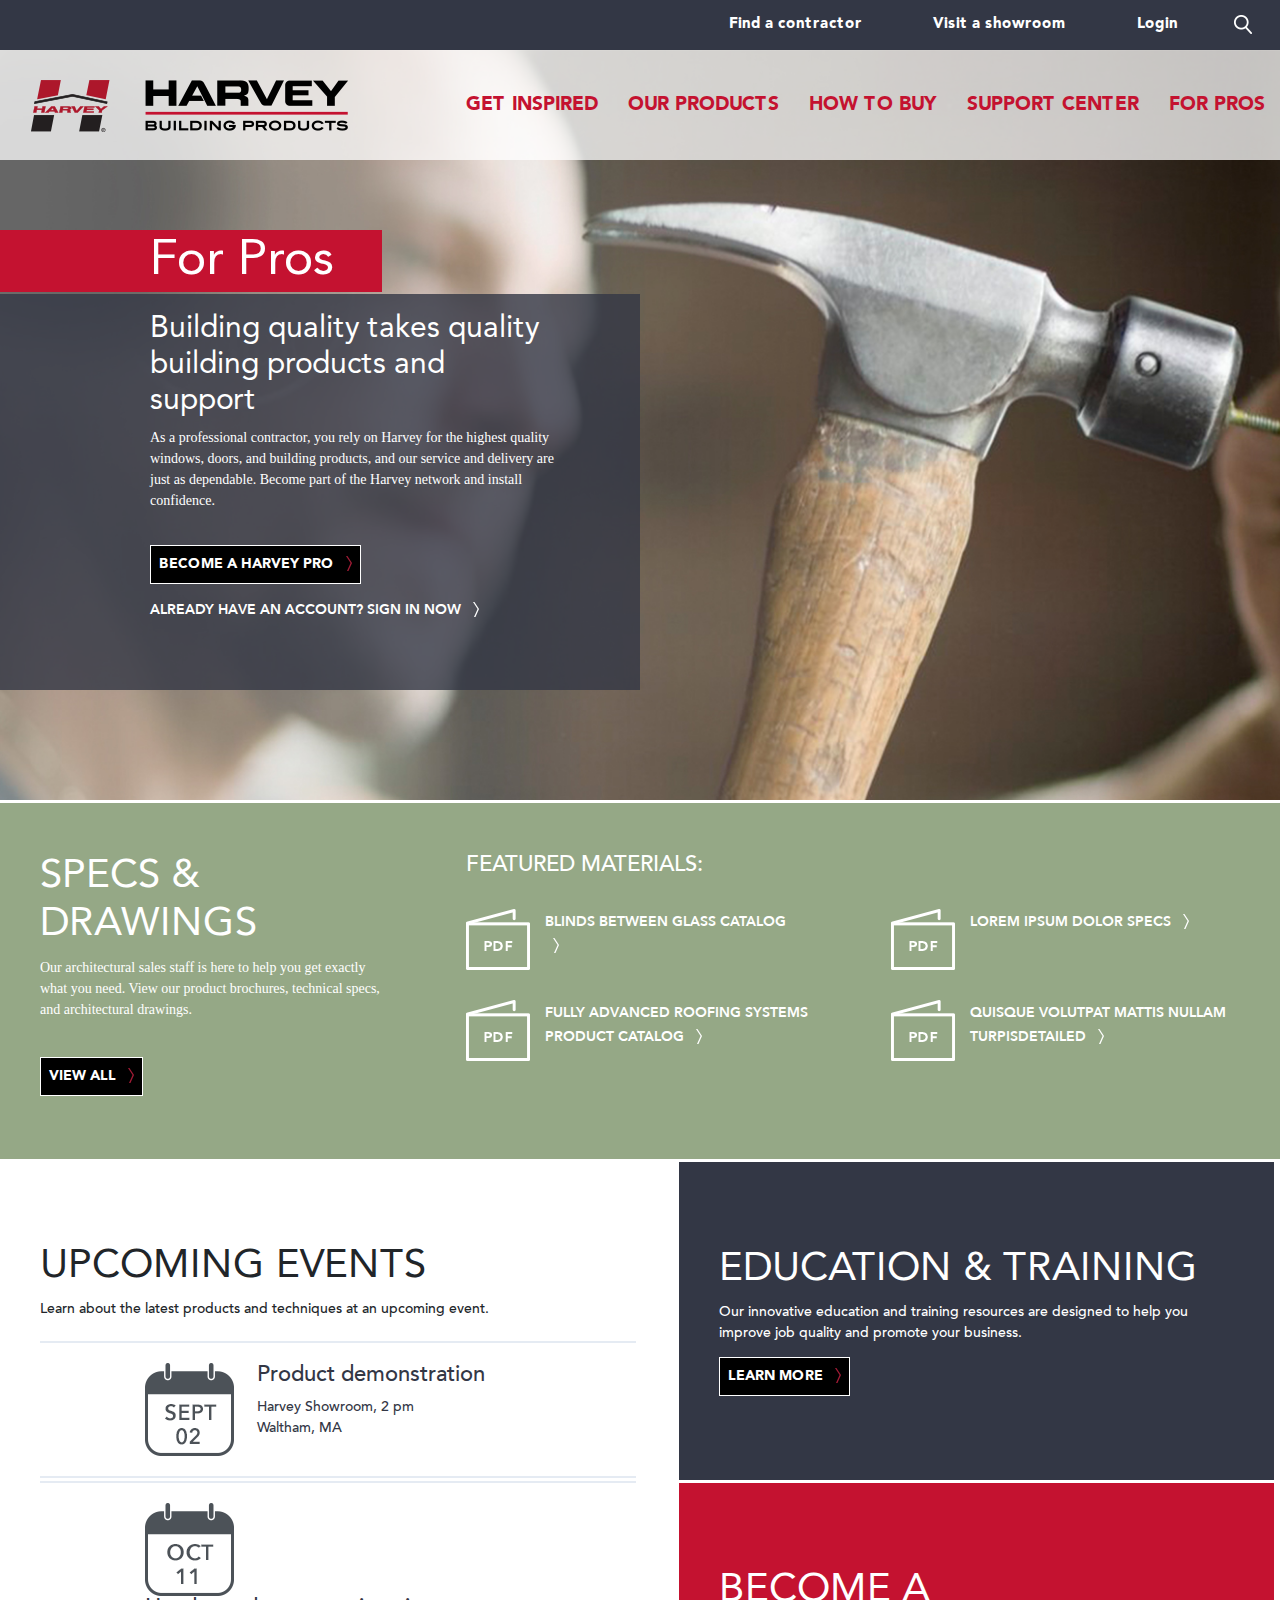
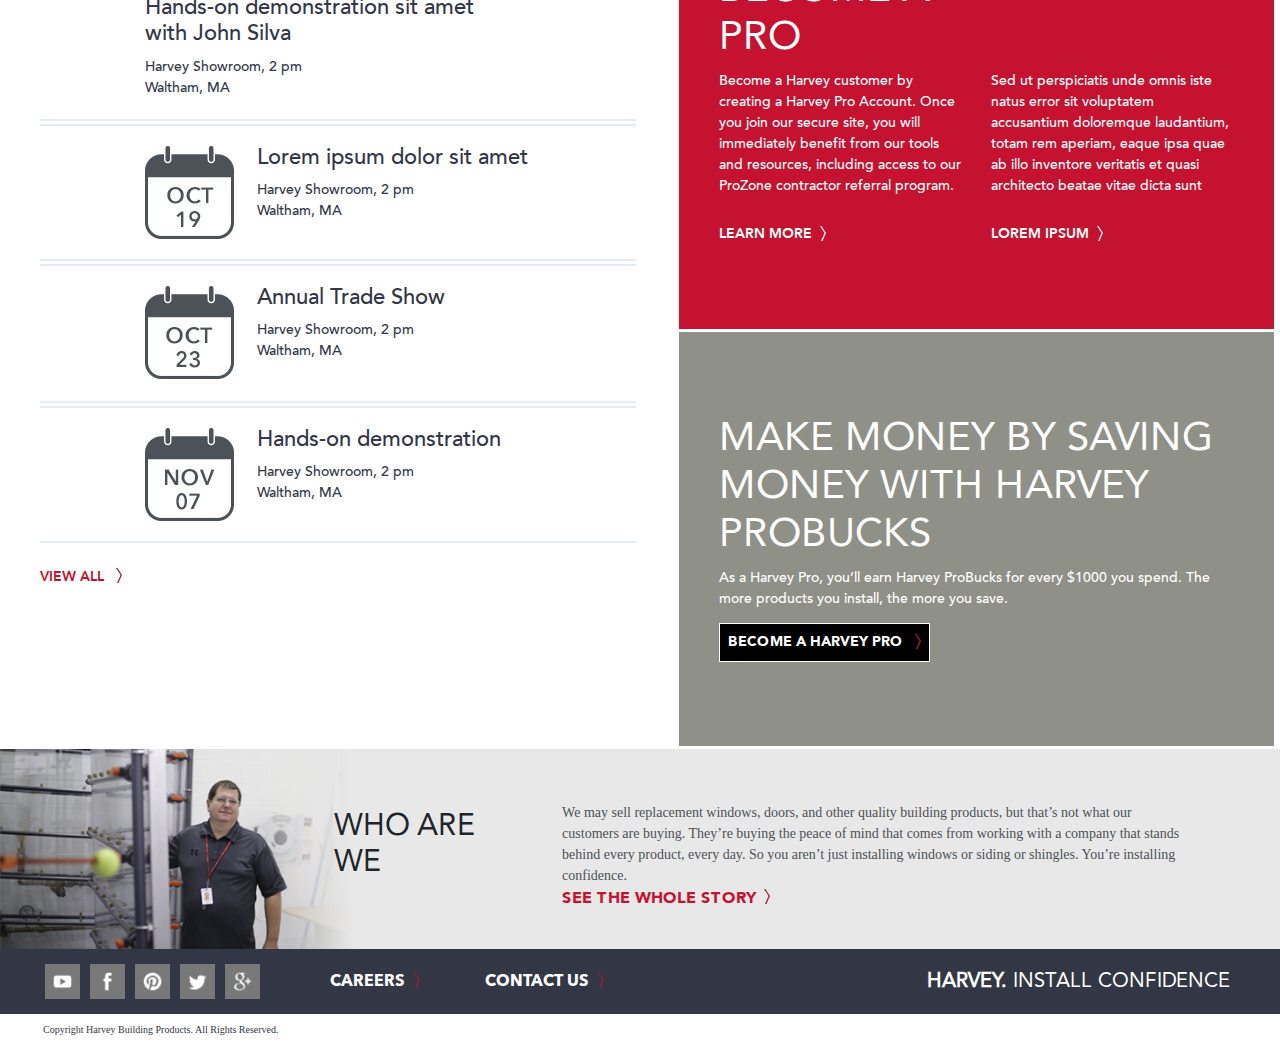
<file: forpros.html>
<!DOCTYPE html>
<html lang="en">

<head>
    <meta charset="UTF-8">
    <meta name="viewport" content="width=device-width, initial-scale=1.0">
    <meta http-equiv="X-UA-Compatible" content="ie=edge">
    <title>Harvey Building Products</title>
    <link rel="stylesheet" href="https://stackpath.bootstrapcdn.com/bootstrap/4.4.1/css/bootstrap.min.css"
        integrity="sha384-Vkoo8x4CGsO3+Hhxv8T/Q5PaXtkKtu6ug5TOeNV6gBiFeWPGFN9MuhOf23Q9Ifjh" crossorigin="anonymous">
    <link rel="stylesheet" href="main.css">
    <link rel="stylesheet" href="forpros.css">
</head>

<body>
    <div class="headContainer">
        <div class="metamenu">
            <ul class="utilityNav">
                <li class="nav-item"><a href="">Find a contractor</a></li>
                <li class="nav-item"><a href="howtobuy.html">Visit a showroom</a></li>
                <li class="nav-item"><a href="">Login</a></li>
                <li class="nav-item"><img src="images/search-icon.png"></li>
            </ul>
        </div>

        <div class="menu-mobile">
            <ul class="nav-ul-mobile">
                <li class="nav-item d-flex align-items-center"><a class="align-self-center" href="about.html">Get
                        inspired</a>
                </li>
                <li class="nav-item d-flex align-items-center"><a class="align-self-center" href="vinylwindows.html">Our
                        products</a>
                </li>
                <li class="nav-item d-flex align-items-center"><a class="align-self-center" href="howtobuy.html">How to
                        buy</a></li>
                <li class="nav-item d-flex align-items-center"><a class="align-self-center" href="support.html">Support
                        center</a></li>
                <li class="nav-item d-flex align-items-center"><a class="align-self-center" href="forpros.html">For
                        pros</a></li>
            </ul>
        </div>

        <div class="menu">
            <ul class="nav-ul">
                <li class="logo"><a style="
                    padding-top: 0px;
                    padding-bottom: 0px;
                " class="linkLogo" href="index.html"><img src="images/logo.png" alt=""></a></li>
                <li class="nav-item"><a class="align-self-center" href="about.html">Get inspired</a></li>
                <li class="nav-item"><a class="align-self-center" href="vinylwindows.html">Our products</a></li>
                <li class="nav-item"><a class="align-self-center" href="howtobuy.html">How to buy</a></li>
                <li class="nav-item"><a class="align-self-center" href="support.html">Support center</a></li>
                <li class="nav-item"><a class="align-self-center" href="forpros.html">For pros</a></li>
                <li class="nav-item"><a class="align-self-center hamburger" href=""><img class="hamburger"
                            src="images/location-button.png" alt=""></a>
                </li>
                <li class="nav-item"><a class="align-self-center hamburger" href=""><img src="images/search-button.png"
                            alt=""></a>
                </li>
                <li class="nav-item"><img id="menu-button" class="align-self-center hamburger"
                        src="images/hamburger-menu.png" alt="">
                </li>
            </ul>
        </div>

    </div>

    <div class="pageTitleBar">
        <h1>For Pros</h1>
    </div>

    <div class="subhead_intro_bar">
        <h3>Building quality takes quality building products and support</h3>
        <p>As a professional contractor, you rely on Harvey for the highest quality windows, doors, and building
            products, and our service and delivery are just as dependable. Become part of the Harvey network and install
            confidence.
            <br />
            <br />
        </p>
        <button type="button" class="standardBtn">BECOME A HARVEY PRO <img class="fixArrowPos"
                src="images/arrow-right-link.png" alt=""></button>
        <br />
        <a href="">ALREADY HAVE AN ACCOUNT? SIGN IN NOW <img class="fixArrowPos" src="images/arrow-right-white.png"
                alt=""></a>
    </div>

    <div class=".featuredImage">
        <div class="forpros-carousel">
        </div>
    </div>
    </div>

    <div class="container-fluid specsAndDrawing">
        <div class="row">
            <div class="col">
                <h2>SPECS & DRAWINGS</h2>
                <p>Our architectural sales staff is here to help you get exactly what you need. View our product
                    brochures, technical specs, and architectural drawings.</p>
                <br>
                <button type="button" class="standardBtn">VIEW ALL <img class="fixArrowPos"
                        src="images/arrow-right-link.png" alt=""></button>
            </div>
            <div class="col">
                <h5>FEATURED MATERIALS:</h5>
                <div class="pdf-link clearfix">
                    <img src="images/pdf.png" class="float-left"><a href="">BLINDS BETWEEN GLASS CATALOG <img
                            class="fixArrowPosP" src="images/arrow-right-white.png" alt=""></a><br>
                </div>

                <div class="pdf-link clearfix">
                    <img src="images/pdf.png" class="float-left"><a href="">FULLY ADVANCED ROOFING SYSTEMS PRODUCT
                        CATALOG <img class="fixArrowPosP" src="images/arrow-right-white.png" alt=""></a>
                </div>

                <div class="pdf-link clearfix hide">
                    <img src="images/pdf.png" class="float-left"><a href="">LOREM IPSUM DOLOR SPECS <img
                            class="fixArrowPosP" src="images/arrow-right-white.png" alt=""></a><br>
                </div>
                <div class="pdf-link clearfix hide">
                    <img src="images/pdf.png" class="float-left"><a href="">QUISQUE VOLUTPAT MATTIS NULLAM
                        TURPISDETAILED <img class="fixArrowPosP" src="images/arrow-right-white.png" alt=""></a>
                </div>

            </div>
            <div class="col">
                <h5 style="color: transparent;">.</h5>
                <div class="pdf-link clearfix">
                    <img src="images/pdf.png" class="float-left"><a href="">LOREM IPSUM DOLOR SPECS <img
                            class="fixArrowPosP" src="images/arrow-right-white.png" alt=""></a><br>
                </div>
                <div class="pdf-link clearfix">
                    <img src="images/pdf.png" class="float-left"><a href="">QUISQUE VOLUTPAT MATTIS NULLAM
                        TURPISDETAILED <img class="fixArrowPosP" src="images/arrow-right-white.png" alt=""></a>
                </div>
            </div>
        </div>
    </div>

    <div class="container-fluid calendar-container">
        <div class="row" style="margin-top: 0px;">
            <div class="col">
                <div style="margin-bottom: 21px;">
                    <h2>UPCOMING EVENTS</h2>
                    <p>Learn about the latest products and techniques at an upcoming event.</p>
                </div>
                <div class="calendar-normal">
                    <div class="row calendar-row clearfix">
                        <img class="float-left calendarIMG" src="images/calendar.png" alt="">
                        <div class="float-right">
                            <h5>Product demonstration</h5>
                            <p>Harvey Showroom, 2 pm</p>
                            <p>Waltham, MA</p>
                        </div>
                    </div>
                    <div class="row calendar-row clearfix">
                        <img class="float-left calendarIMG" src="images/calendar2.png" alt="">
                        <div class="float-right">
                            <h5>Hands-on demonstration sit amet <br>with John Silva</h5>
                            <p>Harvey Showroom, 2 pm</p>
                            <p>Waltham, MA</p>
                        </div>
                    </div>
                    <div class="row calendar-row clearfix">
                        <img class="float-left calendarIMG" src="images/calendar3.png" alt="">
                        <div class="float-right">
                            <h5>Lorem ipsum dolor sit amet</h5>
                            <p>Harvey Showroom, 2 pm</p>
                            <p>Waltham, MA</p>
                        </div>
                    </div>
                    <div class="row calendar-row clearfix">
                        <img class="float-left calendarIMG" src="images/calendar4.png" alt="">
                        <div class="float-right">
                            <h5>Annual Trade Show</h5>
                            <p>Harvey Showroom, 2 pm</p>
                            <p>Waltham, MA</p>
                        </div>
                    </div>
                    <div class="row calendar-row clearfix" style="margin-bottom: 21px;">
                        <img class="float-left calendarIMG" src="images/calendar5.png" alt="">
                        <div class="float-right">
                            <h5>Hands-on demonstration</h5>
                            <p>Harvey Showroom, 2 pm</p>
                            <p>Waltham, MA</p>
                        </div>
                    </div>
                </div>

                <div class="calendar-mobile">
                    <div class="row calendar-row clearfix">
                        <div class="float-right">
                            <img class="float-left calendarIMG" src="images/calendar.png" alt="">
                            <h5>Product demonstration</h5>
                            <p>Harvey Showroom, 2 pm</p>
                            <p>Waltham, MA</p>
                        </div>
                    </div>
                    <div class="row calendar-row clearfix">
                        <div class="float-right">
                            <img class="float-left calendarIMG" src="images/calendar2.png" alt="">
                            <h5>Hands-on demonstration sit amet with John Silva</h5>
                            <p>Harvey Showroom, 2 pm</p>
                            <p>Waltham, MA</p>
                        </div>
                    </div>
                    <div class="row calendar-row clearfix">
                        <div class="float-right">
                            <img class="float-left calendarIMG" src="images/calendar3.png" alt="">
                            <h5>Lorem ipsum dolor sit amet</h5>
                            <p>Harvey Showroom, 2 pm</p>
                            <p>Waltham, MA</p>
                        </div>
                    </div>
                </div>

                <div style="margin-bottom: 28px;">
                    <a href="">VIEW ALL <img class="fixArrowPos" src="images/arrow-right-link.png"></a>
                </div>
            </div>

            <div class="col" style="padding: 0px;">
                <div class="row card1">
                    <h2>EDUCATION & TRAINING</h2>
                    <p>Our innovative education and training resources are designed to help you improve job quality and
                        promote your business. </p>
                    <button type="button" class="standardBtn">LEARN MORE <img src="images/arrow-right-link.png"
                            class="fixArrowPos"></button>
                </div>

                <div class="row card2">
                    <div class="col">
                        <h2>BECOME A PRO</h2>
                        <p>Become a Harvey customer by creating a Harvey Pro Account. Once you join our secure site, you
                            will immediately benefit from our tools and resources, including access to our ProZone
                            contractor referral program. </p>
                        <br>
                        <a href="">LEARN MORE<img class="fixArrowPos" src="images/arrow-right-white.png" alt=""></a>
                    </div>

                    <div class="col d-flex align-items-end">
                        <div>
                            <p>Sed ut perspiciatis unde omnis iste natus error sit voluptatem accusantium doloremque
                                laudantium, totam rem aperiam, eaque ipsa quae ab illo inventore veritatis et quasi
                                architecto beatae vitae dicta sunt</p>
                            <br>
                            <a href="">LOREM IPSUM<img class="fixArrowPos" src="images/arrow-right-white.png"
                                    alt=""></a>
                        </div>

                    </div>
                </div>

                <div class="row card3">
                    <h2>MAKE MONEY BY SAVING MONEY WITH HARVEY PROBUCKS</h2>
                    <p>As a Harvey Pro, you’ll earn Harvey ProBucks for every $1000 you spend. The more products you
                        install, the more you save.</p>
                    <button type="button" class="standardBtn">BECOME A HARVEY PRO <img src="images/arrow-right-link.png"
                            class="fixArrowPos"></button>
                </div>

            </div>
        </div>

    </div>

    <div class="container-fluid lastbanner">
        <div class="row">
            <div class="col-3" style="padding-left: 0px;">
                <img class="whoAreWe" src="images/whoarewe-forpros.png">
            </div>
            <div class="col-2 align-self-center">
                <h3>Who are we</h3>
            </div>
            <div class="col-7 align-self-center">
                <p>
                    We may sell replacement windows, doors, and other quality building products, but that’s not what
                    our
                    customers are buying. They’re buying the peace of mind that comes from working with a company
                    that
                    stands behind every product, every day. So you aren’t just installing windows or siding or
                    shingles.
                    You’re installing confidence.
                </p>
                <a href="about.html">SEE THE WHOLE STORY</a><img class="fixArrowPos" src="images/arrow-right-link.png"
                    alt="">
            </div>
        </div>
    </div>

    <div class="container-fluid lastbanner-tablet">
        <div class="row lb-row">
            <div class="col-6 d-flex flex-wrap">
                <h3>Who are we</h3>
                <p>
                    We may sell replacement windows, doors, and other quality building products, but that’s not what our
                    customers are buying. They’re buying the peace of mind that comes from working with a company that
                    stands behind every product, every day. So you aren’t just installing windows or siding or shingles.
                    You’re installing confidence.
                </p>
                <a href="about.html">SEE THE WHOLE STORY</a><img style="margin-left: 3px; height: 11px;"
                    src="images/arrow-right-link.png" alt="">
            </div>

            <div class="col-6 d-flex justify-content-end" style="padding-right: 0px;">
                <img class="whoAreWe-reverse" src="images/whoarewe-forpros-reverse.png">
            </div>
        </div>
    </div>

    <div class="container-fluid lastbanner-mobile">
        <div class="row lb-row">
            <div class="col-7 d-flex flex-wrap" style="padding: 0px">
                <h3>Who are we</h3>
                <p>
                    We may sell replacement windows, doors, and other quality building products, but that’s not what our
                    customers are buying. They’re buying the peace of mind that comes from working with a company that
                    stands behind every product, every day. So you aren’t just installing windows or siding or shingles.
                    You’re installing confidence.
                </p>
                <a href="about.html">SEE THE WHOLE STORY</a><img style="margin-left: 3px; height: 11px;"
                    src="images/arrow-right-link.png" alt="">
            </div>
        </div>
    </div>

    <div class="container-fluid d-flex align-items-center footer-bar footer-mobile">
        <div class="row">
            <h6 class="tagline-mobile">
                <strong>HARVEY.</strong> INSTALL
                CONFIDENCE</h6>
        </div>
    </div>

    <div class="container-fluid footer-bar">
        <div class="row" style="
        margin-top: 0px;
        margin-right: 0px;">
            <div class="socialIcon first">
                <a href=""><img src="images/youtube-icon.png" alt=""></a>
            </div>
            <div class="socialIcon">
                <a href=""><img src="images/facebook-icon.png" alt=""></a>
            </div>
            <div class="socialIcon">
                <a href=""><img src="images/pinterest-icon.png" alt=""></a>
            </div>
            <div class="socialIcon">
                <a href=""><img src="images/twitter-icon.png" alt=""></a>
            </div>
            <div class="socialIcon last">
                <a href=""><img src="images/google-icon.png" alt=""></a>
            </div>
            <div class="footerLinks align-self-center">
                <a href="">CAREERS <img src="images/arrow-right-link.png" alt=""></a>

            </div>
            <div class="footerLinks align-self-center">
                <a href="support.html">CONTACT US
                    <img src="images/arrow-right-link.png" alt=""></a>
            </div>

            <h6 class="taglineh6 align-self-center">
                <strong>HARVEY.</strong> INSTALL
                CONFIDENCE</h6>


        </div>
    </div>

    <div class="container-fluid copyright">
        Copyright Harvey Building Products. All Rights Reserved.
    </div>



    <script src="https://code.jquery.com/jquery-3.4.1.js"
        integrity="sha256-WpOohJOqMqqyKL9FccASB9O0KwACQJpFTUBLTYOVvVU=" crossorigin="anonymous"></script>
    <script src="https://cdn.jsdelivr.net/npm/popper.js@1.16.0/dist/umd/popper.min.js"
        integrity="sha384-Q6E9RHvbIyZFJoft+2mJbHaEWldlvI9IOYy5n3zV9zzTtmI3UksdQRVvoxMfooAo"
        crossorigin="anonymous"></script>
    <script src="https://stackpath.bootstrapcdn.com/bootstrap/4.4.1/js/bootstrap.min.js"
        integrity="sha384-wfSDF2E50Y2D1uUdj0O3uMBJnjuUD4Ih7YwaYd1iqfktj0Uod8GCExl3Og8ifwB6"
        crossorigin="anonymous"></script>
    <script src="main.js"></script>

</body>

</html>
</file>
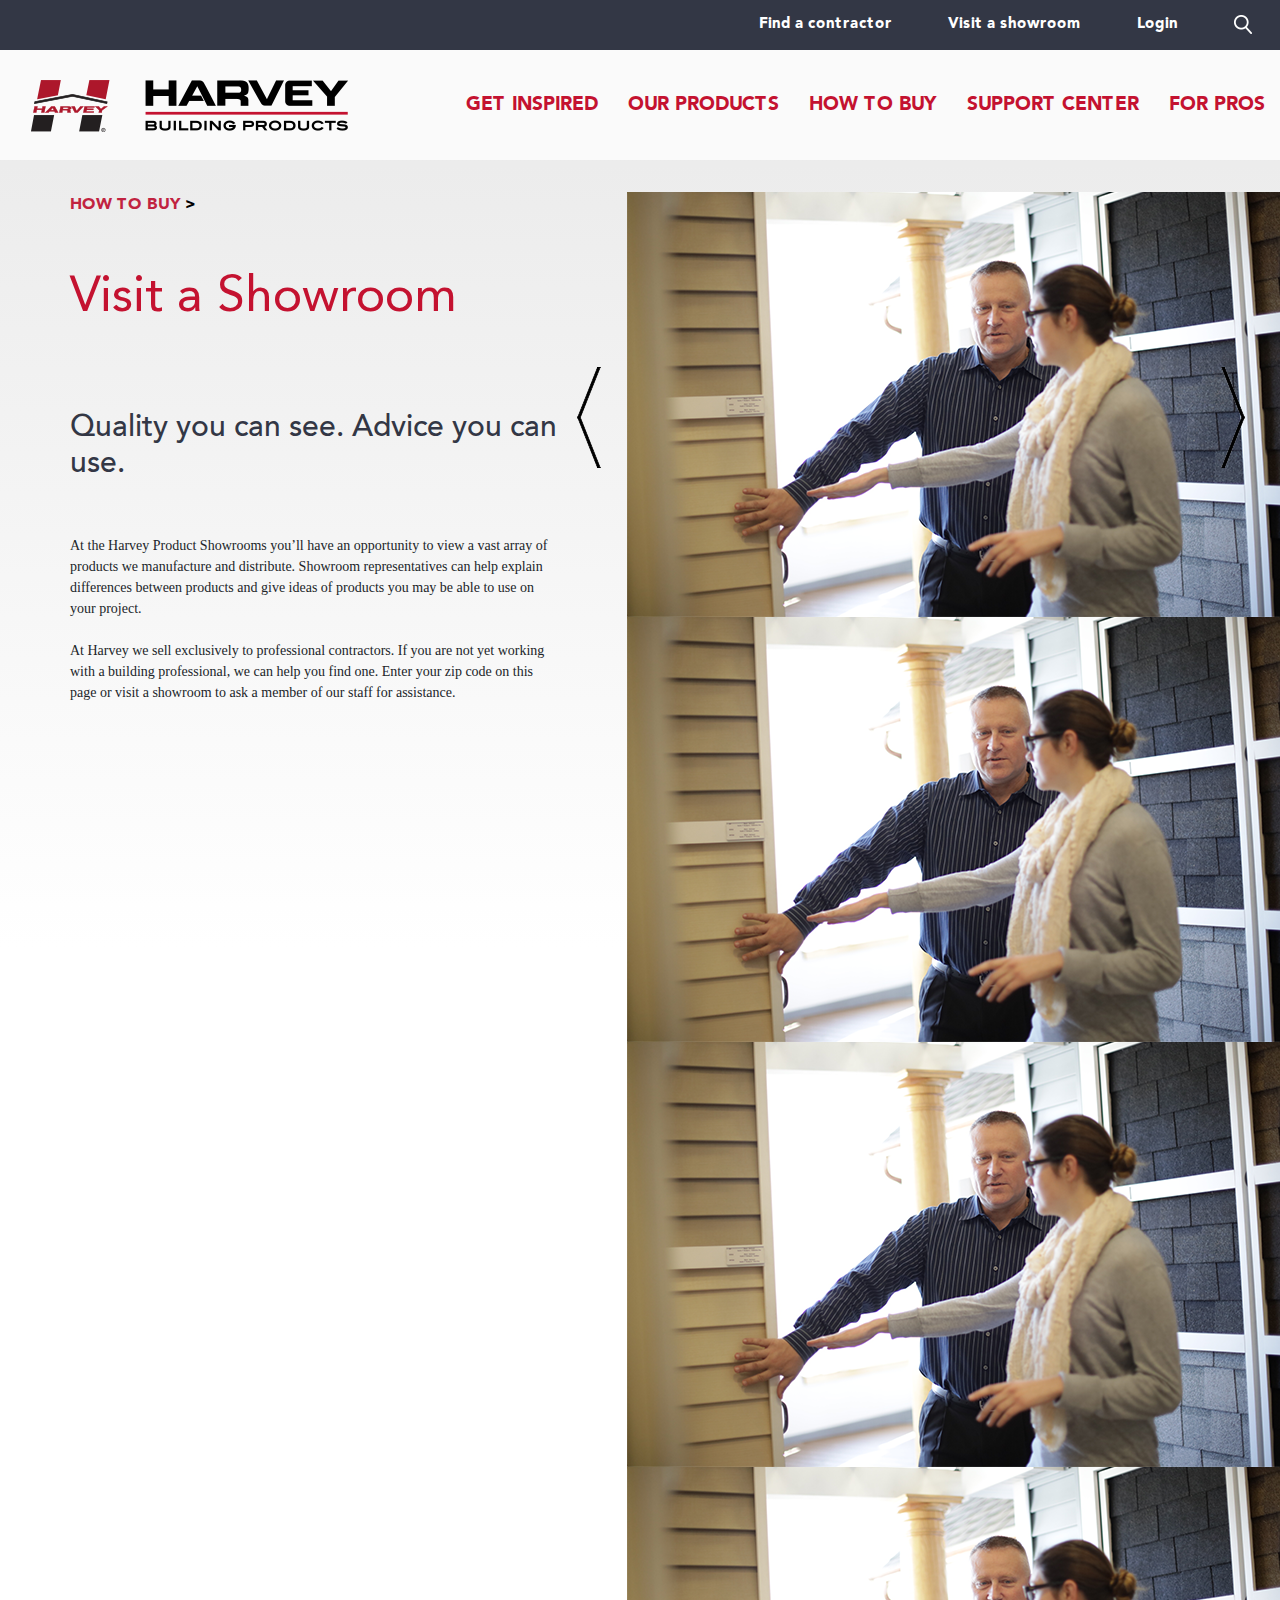
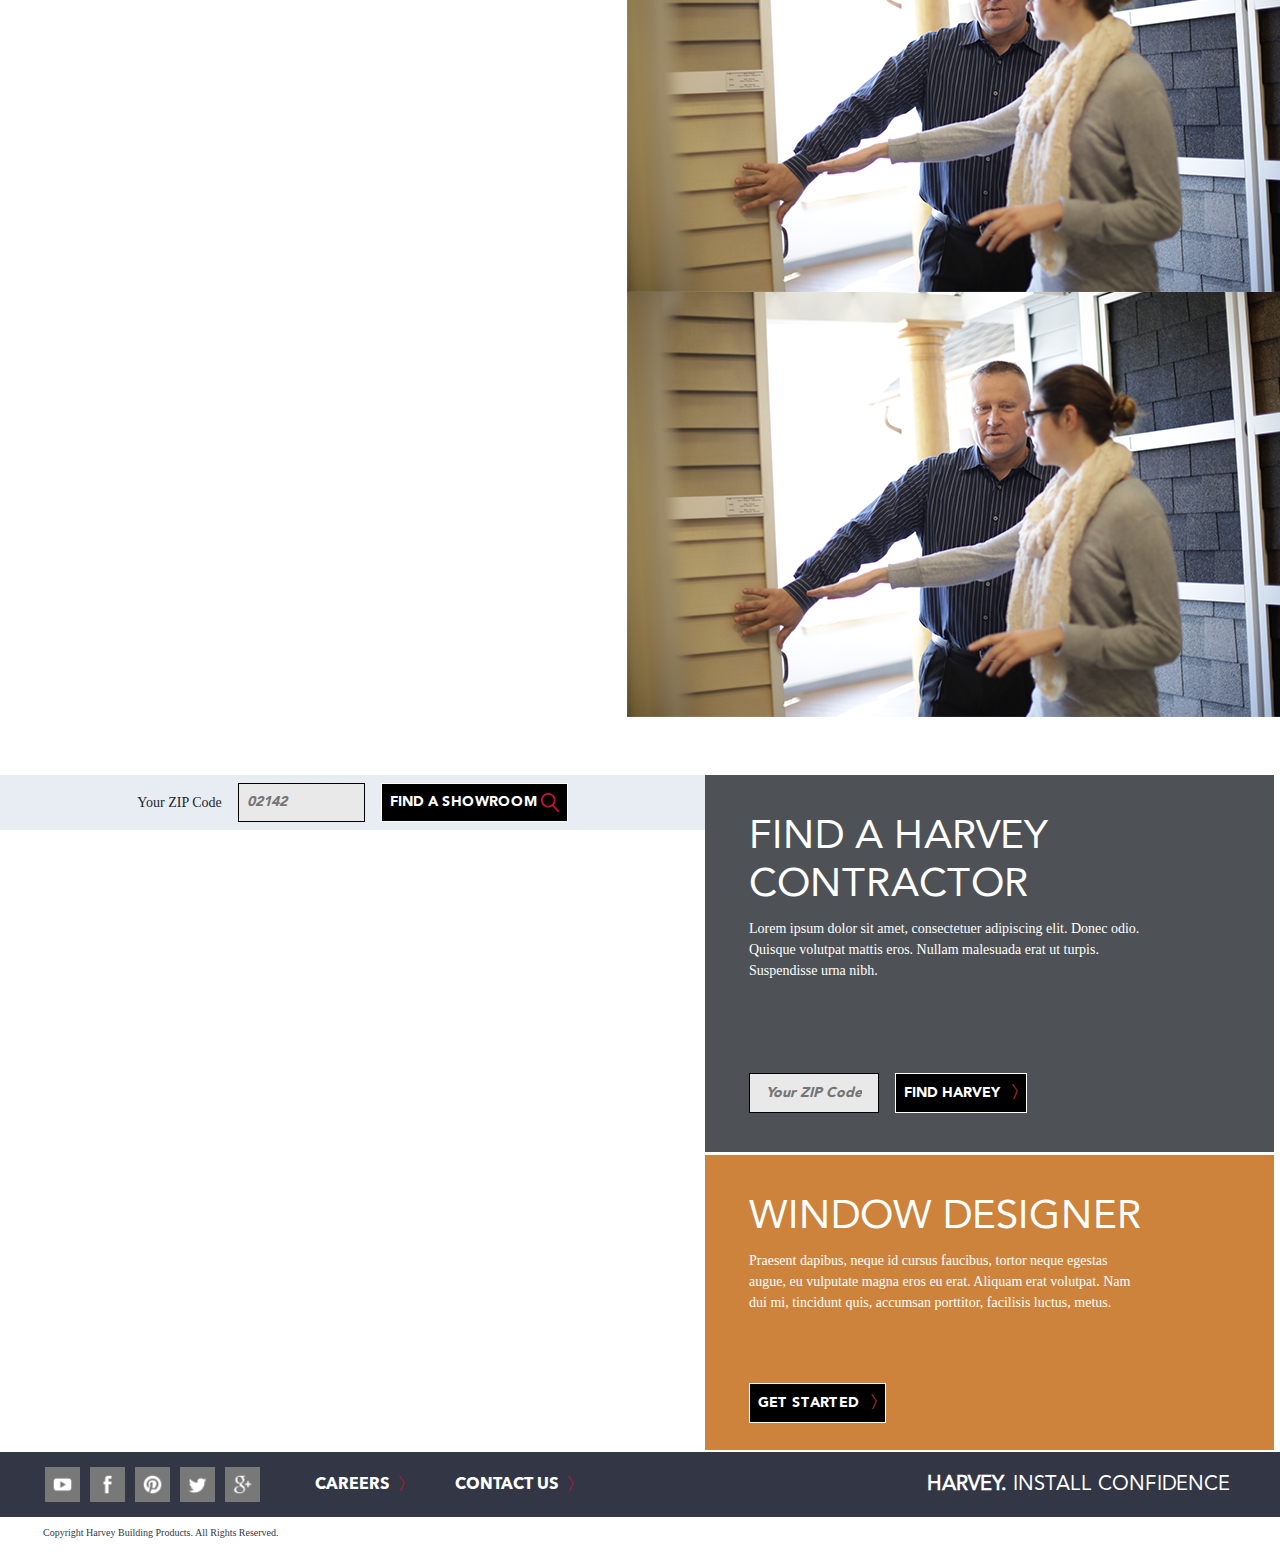
<file: howtobuy.html>
<!DOCTYPE html>
<html lang="en">

<head>
    <meta charset="UTF-8">
    <meta name="viewport" content="width=device-width, initial-scale=1.0">
    <meta http-equiv="X-UA-Compatible" content="ie=edge">
    <title>Harvey Building Products</title>
    <link rel="stylesheet" href="https://stackpath.bootstrapcdn.com/bootstrap/4.4.1/css/bootstrap.min.css"
        integrity="sha384-Vkoo8x4CGsO3+Hhxv8T/Q5PaXtkKtu6ug5TOeNV6gBiFeWPGFN9MuhOf23Q9Ifjh" crossorigin="anonymous">
    <link rel="stylesheet" href="main.css">
    <link rel="stylesheet" href="lightslider.min.css">
    <link rel="stylesheet" href="howtobuy.css">
</head>

<body>
    <header>
        <div class="headContainer">
            <div class="metamenu">
                <ul class="utilityNav">
                    <li class="nav-item"><a href="">Find a contractor</a></li>
                    <li class="nav-item"><a href="howtobuy.html">Visit a showroom</a></li>
                    <li class="nav-item"><a href="">Login</a></li>
                    <li class="nav-item"><img src="images/search-icon.png"></li>
                </ul>
            </div>

            <div class="menu-mobile">
                <ul class="nav-ul-mobile">
                    <li class="nav-item d-flex"><a class="align-self-center" href="about.html">Get inspired</a></li>
                    <li class="nav-item d-flex"><a class="align-self-center" href="vinylwindows.html">Our products</a>
                    </li>
                    <li class="nav-item d-flex"><a class="align-self-center" href="howtobuy.html">How to buy</a></li>
                    <li class="nav-item d-flex"><a class="align-self-center" href="support.html">Support center</a></li>
                    <li class="nav-item d-flex"><a class="align-self-center" href="forpros.html">For pros</a></li>
                </ul>
            </div>
    </header>


    <div class="menu">
        <ul class="nav-ul">
            <li class="logo"><a style="
                padding-top: 0px;
                padding-bottom: 0px;
            " class="linkLogo" href="index.html"><img src="images/logo.png" alt=""></a></li>
            <li class="nav-item"><a class="align-self-center" href="about.html">Get inspired</a></li>
            <li class="nav-item"><a class="align-self-center" href="vinylwindows.html">Our products</a></li>
            <li class="nav-item"><a class="align-self-center" href="howtobuy.html">How to buy</a></li>
            <li class="nav-item"><a class="align-self-center" href="support.html">Support center</a></li>
            <li class="nav-item"><a class="align-self-center" href="forpros.html">For pros</a></li>
            <li class="nav-item"><a class="align-self-center hamburger" href=""><img class="hamburger"
                        src="images/location-button.png" alt=""></a>
            </li>
            <li class="nav-item"><a class="align-self-center hamburger" href=""><img src="images/search-button.png"
                        alt=""></a>
            </li>
            <li class="nav-item"><img id="menu-button" class="align-self-center hamburger"
                    src="images/hamburger-menu.png" alt="">
            </li>
        </ul>
    </div>

    <div class="container-fluid visit-showroom">
        <div class="row">
            <div class="col">
                <a class="suppLink" href="">HOW TO BUY <span style="color: black;">></span></a>
                <h1 style="margin-top: 51px;">Visit a Showroom</h1>
                <div>
                    <h3>Quality you can see. Advice you can use.</h3>
                    <p>
                        At the Harvey Product Showrooms you’ll have an opportunity to view a vast array of products we
                        manufacture and distribute. Showroom representatives can help explain differences between
                        products and give ideas of products you may be able to use on your project.
                        <br><br>
                        At Harvey we sell exclusively to professional contractors. If you are not yet working with a
                        building professional, we can help you find one. Enter your zip code on this page or visit a
                        showroom to ask a member of our staff for assistance.
                         

                    </p>
                </div>
            </div>

            <!--GALLERY SLIDER-->
            <div class="col rightcol">

                <div class="slider-HowToBuy">
                    <div class="slideControls">
                        <a class="slidePrev">
                            <img src="images/arrow-left.png">
                        </a>
                        <a class="slideNext">
                            <img src="images/arrow-right.png">
                        </a>
                    </div>
                    <ul id="lightSlider">
                        <li data-thumb="images/thumb1.png">
                            <img src="images/highlight1.png" />
                        </li>
                        <li data-thumb="images/thumb2.png">
                            <img src="images/highlight1.png" />
                        </li>
                        <li data-thumb="images/thumb3.png">
                            <img src="images/highlight1.png" />
                        </li>
                        <li data-thumb="images/thumb4.png">
                            <img src="images/highlight1.png" />
                        </li>
                        <li data-thumb="images/thumb5.png">
                            <img src="images/highlight1.png" />
                        </li>
                    </ul>
                </div>
            </div>
        </div>

    </div>

    <div style="margin-top: 55px;" class="container-fluid">
        <div class="row">
            <div class="col" style="margin:0px 0px 0px 63px;">
                <div class="row topofmap align-items-center justify-content-center">
                    <p>Your ZIP Code</p>
                    <input type="text" class="zipinput" placeholder="02142">
                    <button class="searchBtnMap">FIND A SHOWROOM <img src="images/search-icon-red.png"
                            alt="search icon"></button>
                </div>

                <div class="container-fluid d-flex justify-content-center">
                    <div class="map-responsive">
                        <iframe
                            src="https://www.google.com/maps/embed?pb=!1m18!1m12!1m3!1d2962.7299150153162!2d-71.0707221845535!3d42.04897157920912!2m3!1f0!2f0!3f0!3m2!1i1024!2i768!4f13.1!3m3!1m2!1s0x89e48f61e2aea139%3A0xcc333e6a9c6d1766!2s10%20Turnpike%20St%2C%20West%20Bridgewater%2C%20MA%2002379%2C%20USA!5e0!3m2!1sen!2s!4v1582030269181!5m2!1sen!2s"
                            width="705px" height="615px" frameborder="0" style="border:0;" allowfullscreen=""></iframe>
                    </div>

                    <div class="map-responsive1">
                        <iframe
                            src="https://www.google.com/maps/embed?pb=!1m18!1m12!1m3!1d2962.7299150153162!2d-71.0707221845535!3d42.04897157920912!2m3!1f0!2f0!3f0!3m2!1i1024!2i768!4f13.1!3m3!1m2!1s0x89e48f61e2aea139%3A0xcc333e6a9c6d1766!2s10%20Turnpike%20St%2C%20West%20Bridgewater%2C%20MA%2002379%2C%20USA!5e0!3m2!1sen!2s!4v1582030269181!5m2!1sen!2s"
                            width="505px" height="415px" frameborder="0" style="border:0;" allowfullscreen=""></iframe>
                    </div>

                    <div class="map-responsive2">
                        <iframe
                            src="https://www.google.com/maps/embed?pb=!1m18!1m12!1m3!1d2962.7299150153162!2d-71.0707221845535!3d42.04897157920912!2m3!1f0!2f0!3f0!3m2!1i1024!2i768!4f13.1!3m3!1m2!1s0x89e48f61e2aea139%3A0xcc333e6a9c6d1766!2s10%20Turnpike%20St%2C%20West%20Bridgewater%2C%20MA%2002379%2C%20USA!5e0!3m2!1sen!2s!4v1582030269181!5m2!1sen!2s"
                            width="320px" height="230px" frameborder="0" style="border:0;" allowfullscreen=""></iframe>
                    </div>
                </div>
            </div>


            <div class="col" style="margin-left: 26px;">
                <div class="row findharvey">
                    <h2>FIND A HARVEY CONTRACTOR</h2>
                    <p>Lorem ipsum dolor sit amet, consectetuer adipiscing elit. Donec odio. Quisque volutpat mattis
                        eros.
                        Nullam malesuada erat ut turpis. Suspendisse urna nibh. </p>
                    <input class="zip" type="text" placeholder="Your ZIP Code"><button type="button"
                        class="standardBtn">FIND
                        HARVEY <img src="images/arrow-right-link.png" class="fixArrowPos"></button>
                </div>

                <div class="row windowdesigner">
                    <h2>WINDOW DESIGNER</h2>
                    <p>Praesent dapibus, neque id cursus faucibus, tortor neque egestas augue, eu vulputate magna eros
                        eu
                        erat. Aliquam erat volutpat. Nam dui mi, tincidunt quis, accumsan porttitor, facilisis luctus,
                        metus.</p>
                    <button type="button" class="standardBtn">GET STARTED <img src="images/arrow-right-link.png"
                            class="fixArrowPos"></button>

                </div>
            </div>
        </div>


    </div>

    <div class="container-fluid lastbanner-tablet">
        <div class="row lb-row">
            <div class="col-6 d-flex flex-wrap">
                <h3>Who are we</h3>
                <p>
                    We may sell replacement windows, doors, and other quality building products, but that’s not what our
                    customers are buying. They’re buying the peace of mind that comes from working with a company that
                    stands behind every product, every day. So you aren’t just installing windows or siding or shingles.
                    You’re installing confidence.
                </p>
                <a href="about.html">SEE THE WHOLE STORY</a><img style="margin-left: 3px; height: 11px;"
                    src="images/arrow-right-link.png" alt="">
            </div>

            <div class="col-6 d-flex justify-content-end" style="padding-right: 0px;">
                <img class="whoAreWe-reverse" src="images/whoarewe-forpros-reverse.png">
            </div>
        </div>
    </div>

    <div class="container-fluid lastbanner-mobile">
        <div class="row lb-row">
            <div class="col-7 d-flex flex-wrap" style="padding: 0px">
                <h3>Who are we</h3>
                <p>
                    We may sell replacement windows, doors, and other quality building products, but that’s not what our
                    customers are buying. They’re buying the peace of mind that comes from working with a company that
                    stands behind every product, every day. So you aren’t just installing windows or siding or shingles.
                    You’re installing confidence.
                </p>
                <a href="about.html">SEE THE WHOLE STORY</a><img style="margin-left: 3px; height: 11px;"
                    src="images/arrow-right-link.png" alt="">
            </div>
        </div>
    </div>

    <div class="container-fluid d-flex align-items-center footer-bar footer-mobile">
        <div class="row">
            <h6 class="tagline-mobile">
                <strong>HARVEY.</strong> INSTALL
                CONFIDENCE</h6>
        </div>
    </div>

    <div class="container-fluid footer-bar">

        <div class="row" style="
        margin-top: 0px;
        margin-right: 0px;">
            <div class="socialIcon first">
                <a href=""><img src="images/youtube-icon.png" alt=""></a>
            </div>
            <div class="socialIcon">
                <a href=""><img src="images/facebook-icon.png" alt=""></a>
            </div>
            <div class="socialIcon">
                <a href=""><img src="images/pinterest-icon.png" alt=""></a>
            </div>
            <div class="socialIcon">
                <a href=""><img src="images/twitter-icon.png" alt=""></a>
            </div>
            <div class="socialIcon last">
                <a href=""><img src="images/google-icon.png" alt=""></a>
            </div>
            <div class="footerLinks align-self-center">
                <a href="">CAREERS <img src="images/arrow-right-link.png" alt=""></a>

            </div>
            <div class="footerLinks align-self-center">
                <a href="support.html">CONTACT US
                    <img src="images/arrow-right-link.png" alt=""></a>
            </div>

            <h6 class="taglineh6 align-self-center">
                <strong>HARVEY.</strong> INSTALL
                CONFIDENCE</h6>
        </div>
    </div>

    <div class="container-fluid copyright">
        Copyright Harvey Building Products. All Rights Reserved.
    </div>



    <script src="https://code.jquery.com/jquery-3.4.1.js"
        integrity="sha256-WpOohJOqMqqyKL9FccASB9O0KwACQJpFTUBLTYOVvVU=" crossorigin="anonymous"></script>
    <script src="https://stackpath.bootstrapcdn.com/bootstrap/4.4.1/js/bootstrap.min.js"
        integrity="sha384-wfSDF2E50Y2D1uUdj0O3uMBJnjuUD4Ih7YwaYd1iqfktj0Uod8GCExl3Og8ifwB6"
        crossorigin="anonymous"></script>
    <script src="lightslider.min.js"></script>
    <script src="main.js"></script>
    <script src="howtobuy.js"></script>

</body>

</html>
</file>
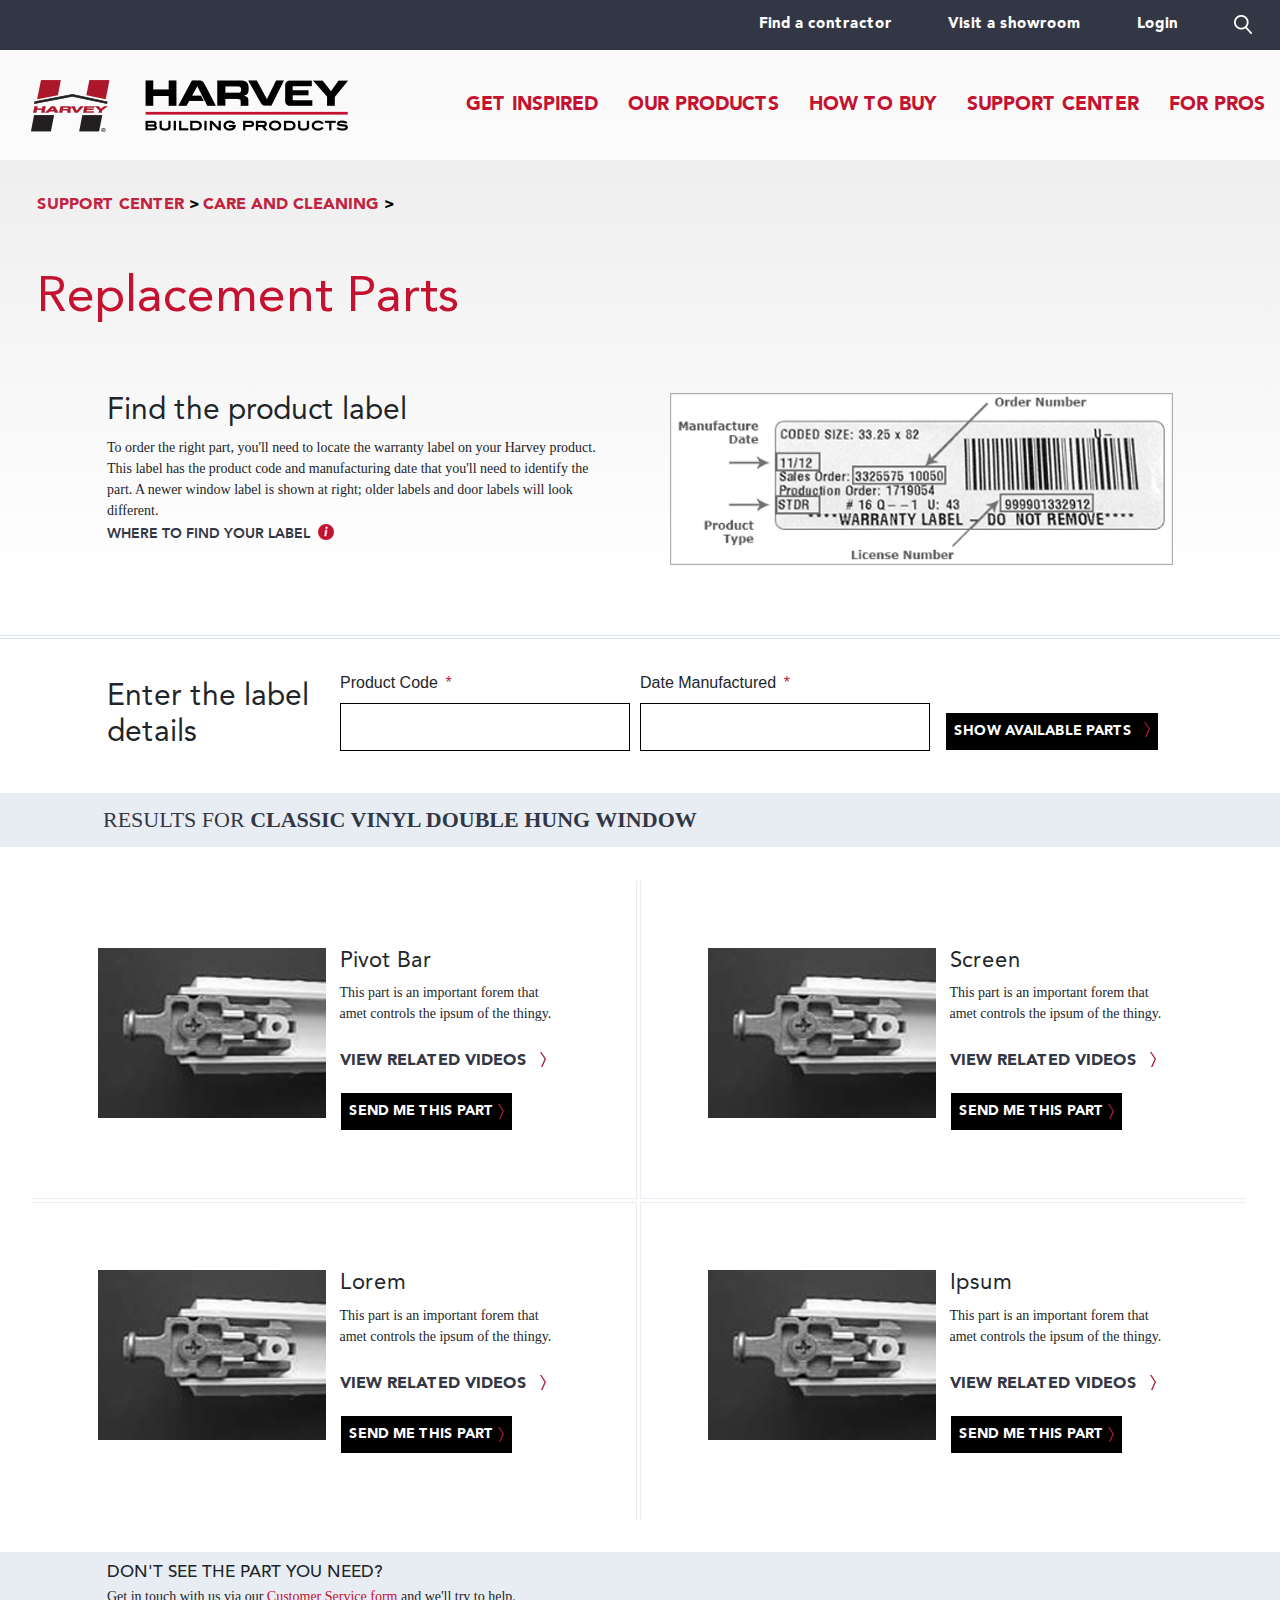
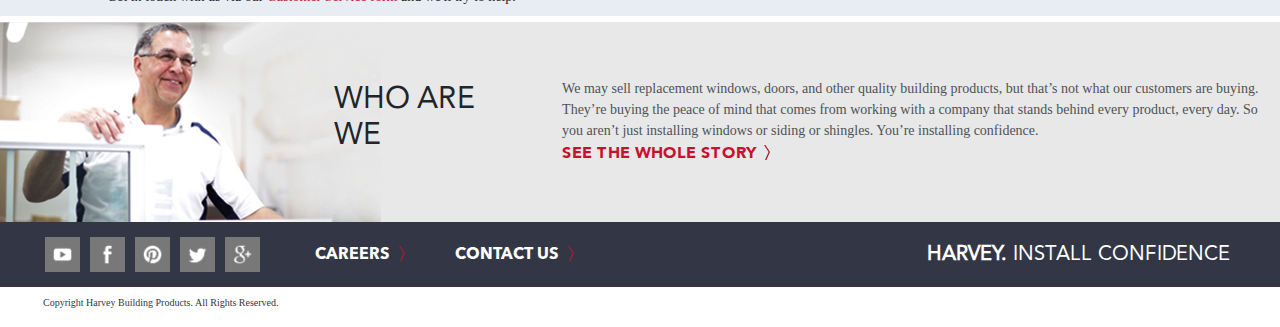
<file: replacement-parts.html>
<!DOCTYPE html>
<html lang="en">

<head>
    <meta charset="UTF-8">
    <meta name="viewport" content="width=device-width, initial-scale=1.0">
    <meta http-equiv="X-UA-Compatible" content="ie=edge">
    <title>Harvey Building Products</title>
    <link rel="stylesheet" href="https://stackpath.bootstrapcdn.com/bootstrap/4.4.1/css/bootstrap.min.css"
        integrity="sha384-Vkoo8x4CGsO3+Hhxv8T/Q5PaXtkKtu6ug5TOeNV6gBiFeWPGFN9MuhOf23Q9Ifjh" crossorigin="anonymous">
    <link rel="stylesheet" href="main.css">
    <link rel="stylesheet" href="rep-parts.css">
</head>

<body>
    <div class="headContainer">
        <div class="metamenu">
            <ul class="utilityNav">
                <li class="nav-item"><a href="">Find a contractor</a></li>
                <li class="nav-item"><a href="">Visit a showroom</a></li>
                <li class="nav-item"><a href="">Login</a></li>
                <li class="nav-item"><img src="images/search-icon.png"></li>
            </ul>
        </div>

        <div class="menu-mobile">
            <ul class="nav-ul-mobile">
                <li class="nav-item d-flex align-items-center"><a class="align-self-center" href="about.html">Get
                        inspired</a>
                </li>
                <li class="nav-item d-flex align-items-center"><a class="align-self-center" href="vinylwindows.html">Our
                        products</a>
                </li>
                <li class="nav-item d-flex align-items-center"><a class="align-self-center" href="howtobuy.html">How to
                        buy</a></li>
                <li class="nav-item d-flex align-items-center"><a class="align-self-center" href="support.html">Support
                        center</a></li>
                <li class="nav-item d-flex align-items-center"><a class="align-self-center" href="forpros.html">For
                        pros</a></li>
            </ul>
        </div>

        <div class="menu">
            <ul class="nav-ul">
                <li class="logo"><a style="
                    padding-top: 0px;
                    padding-bottom: 0px;
                " class="linkLogo" href="index.html"><img src="images/logo.png" alt=""></a></li>
                <li class="nav-item"><a class="align-self-center" href="about.html">Get inspired</a></li>
                <li class="nav-item"><a class="align-self-center" href="vinylwindows.html">Our products</a></li>
                <li class="nav-item"><a class="align-self-center" href="howtobuy.html">How to buy</a></li>
                <li class="nav-item"><a class="align-self-center" href="support.html">Support center</a></li>
                <li class="nav-item"><a class="align-self-center" href="forpros.html">For pros</a></li>
                <li class="nav-item"><a class="align-self-center hamburger" href=""><img class="hamburger"
                            src="images/location-button.png" alt=""></a>
                </li>
                <li class="nav-item"><a class="align-self-center hamburger" href=""><img src="images/search-button.png"
                            alt=""></a>
                </li>
                <li class="nav-item"><img id="menu-button" class="align-self-center hamburger"
                        src="images/hamburger-menu.png" alt="">
                </li>
            </ul>
        </div>

    </div>

    <div class="container-fluid rep-parts">
        <div class="row">
            <div class="col">
                <a class="suppLink" href="">SUPPORT CENTER <span style="color: black;">></span></a>
                <a class="suppLink" href="">CARE AND CLEANING <span style="color: black;">></span></a>
                <h1 style="margin-top: 51px;">Replacement Parts</h1>
            </div>
        </div>

        <div class="row row-2">
            <div class="col p-label">
                <h3>Find the product label</h3>
                <p>To order the right part, you'll need to locate the warranty label on your
                    Harvey product. This label
                    has
                    the product code and manufacturing date that you'll need to identify the part. A newer window label
                    is
                    shown at right; older labels and door labels will look different.</p>
                <a href="">WHERE TO FIND YOUR LABEL</a><img class="fixArrowPos" src="images/i-icon.png" alt="">
            </div>

            <div class="col p-label-img d-flex justify-content-end">
                <img src="images/barcode.png" alt="">
            </div>
        </div>

        <div class="row divider d-flex justify-content-center">
            <img src="images/double-line.png" alt="">
        </div>

        <div class="row row-3 d-flex align-items-end">
            <div class="col">
                <h3>Enter the label details</h3>
            </div>
            <div class="col">

                <label>Product Code <mark>*</mark></label><br>
                <input type="text">

            </div>

            <div class="col">
                <label>Date Manufactured <mark>*</mark></label><br>
                <input type="text">
            </div>

            <div class="col product-code-mobile">
                <div>
                    <label>Product Code <mark>*</mark></label><br>
                    <input type="text">
                </div>

                <div>
                    <label>Date Manufactured <mark>*</mark></label><br>
                    <input type="text">
                </div>
            </div>

            <div class="col">
                <button type="button" class="standardBtn">SHOW AVAILABLE PARTS <img class="fixArrowPos"
                        src="images/arrow-right-link.png"></button>
            </div>
        </div>
    </div>


    <div class="container-fluid results d-flex align-items-center">
        <p>RESULTS FOR <strong>CLASSIC VINYL DOUBLE HUNG WINDOW</strong></p>
    </div>

    <div class="container-fluid" id="double-lines">
        <div class="row row-4">
            <div class="col r4-col">
                <div class="row first-item">
                    <div class="col d-flex justify-content-start">
                        <img class="parts" src="images/parts.png">
                    </div>
                    <div class="col">
                        <h4>Pivot Bar</h4>
                        <p>This part is an important forem that amet controls the ipsum of the thingy.</p>
                        <br>
                        <a href="">VIEW RELATED VIDEOS <img class="fixArrowPos" src="images/arrow-right-link.png"></a>
                        <button type="button" class="standardBtn">SEND ME THIS PART <img
                                src="images/arrow-right-link.png"></button>
                    </div>
                </div>

                <div class="row second-item">
                    <div class="col d-flex justify-content-start">
                        <img class="parts" src="images/parts.png">
                    </div>
                    <div class="col">
                        <h4>Lorem</h4>
                        <p>This part is an important forem that amet controls the ipsum of the thingy.</p>
                        <br>
                        <a href="">VIEW RELATED VIDEOS <img class="fixArrowPos" src="images/arrow-right-link.png"></a>
                        <button type="button" class="standardBtn">SEND ME THIS PART <img
                                src="images/arrow-right-link.png"></button>
                    </div>
                </div>
            </div>
            <div class="col r4-col">
                <div class="row third-item">
                    <div class="col d-flex justify-content-start">
                        <img class="parts" src="images/parts.png">
                    </div>
                    <div class="col">
                        <h4>Screen</h4>
                        <p>This part is an important forem that amet controls the ipsum of the thingy.</p>
                        <br>
                        <a href="">VIEW RELATED VIDEOS <img class="fixArrowPos" src="images/arrow-right-link.png"></a>
                        <button type="button" class="standardBtn">SEND ME THIS PART <img
                                src="images/arrow-right-link.png"></button>
                    </div>
                </div>
                <div class="row fourth-item">
                    <div class="col d-flex justify-content-start">
                        <img class="parts" src="images/parts.png">
                    </div>
                    <div class="col">
                        <h4>Ipsum</h4>
                        <p>This part is an important forem that amet controls the ipsum of the thingy.</p>
                        <br>
                        <a href="">VIEW RELATED VIDEOS <img class="fixArrowPos" src="images/arrow-right-link.png"></a>
                        <button type="button" class="standardBtn">SEND ME THIS PART <img
                                src="images/arrow-right-link.png"></button>
                    </div>
                </div>
            </div>
        </div>
    </div>

    <div class="container-fluid helpbanner">
        <p>
            <wrapper>Don't see the part you need?</wrapper> Get in touch with us via our <a href="">Customer Service
                form</a> and we'll try
            to help.
        </p>
    </div>

    <div class="container-fluid lastbanner">
        <div class="row">
            <div class="col-3" style="padding-left: 0px;">
                <img class="whoAreWe" src="images/whoarewe.png">
            </div>
            <div class="col-2 align-self-center">
                <h3>Who are we</h3>
            </div>
            <div class="col-7 align-self-center">
                <p>
                    We may sell replacement windows, doors, and other quality building products, but that’s not what our
                    customers are buying. They’re buying the peace of mind that comes from working with a company that
                    stands behind every product, every day. So you aren’t just installing windows or siding or shingles.
                    You’re installing confidence.
                </p>
                <a style="margin-left: 15px;" href="about.html">SEE THE WHOLE STORY</a><img class="fixArrowPos"
                    src="images/arrow-right-link.png" alt="">
            </div>
        </div>
    </div>

    <div class="container-fluid lastbanner-tablet">
        <div class="row lb-row">
            <div class="col-6 d-flex flex-wrap">
                <h3>Who are we</h3>
                <p>
                    We may sell replacement windows, doors, and other quality building products, but that’s not what our
                    customers are buying. They’re buying the peace of mind that comes from working with a company that
                    stands behind every product, every day. So you aren’t just installing windows or siding or shingles.
                    You’re installing confidence.
                </p>
                <a href="about.html">SEE THE WHOLE STORY</a><img style="margin-left: 3px; height: 11px;"
                    src="images/arrow-right-link.png" alt="">
            </div>

            <div class="col-6 d-flex justify-content-end" style="padding-right: 0px;">
                <img class="whoAreWe-reverse" src="images/whoarewe-forpros-reverse.png">
            </div>
        </div>
    </div>

    <div class="container-fluid lastbanner-mobile">
        <div class="row lb-row">
            <div class="col-7 d-flex flex-wrap" style="padding: 0px">
                <h3>Who are we</h3>
                <p>
                    We may sell replacement windows, doors, and other quality building products, but that’s not what our
                    customers are buying. They’re buying the peace of mind that comes from working with a company that
                    stands behind every product, every day. So you aren’t just installing windows or siding or shingles.
                    You’re installing confidence.
                </p>
                <a href="about.html">SEE THE WHOLE STORY</a><img style="margin-left: 3px; height: 11px;"
                    src="images/arrow-right-link.png" alt="">
            </div>
        </div>
    </div>

    <div class="container-fluid d-flex align-items-center footer-bar footer-mobile">
        <div class="row">
            <h6 class="tagline-mobile">
                <strong>HARVEY.</strong> INSTALL
                CONFIDENCE</h6>
        </div>
    </div>

    <div class="container-fluid footer-bar">

        <div class="row" style="
        margin-top: 0px;
        margin-right: 0px;">
            <div class="socialIcon first">
                <a href=""><img src="images/youtube-icon.png" alt=""></a>
            </div>
            <div class="socialIcon">
                <a href=""><img src="images/facebook-icon.png" alt=""></a>
            </div>
            <div class="socialIcon">
                <a href=""><img src="images/pinterest-icon.png" alt=""></a>
            </div>
            <div class="socialIcon">
                <a href=""><img src="images/twitter-icon.png" alt=""></a>
            </div>
            <div class="socialIcon last">
                <a href=""><img src="images/google-icon.png" alt=""></a>
            </div>
            <div class="footerLinks align-self-center">
                <a href="">CAREERS <img src="images/arrow-right-link.png" alt=""></a>

            </div>
            <div class="footerLinks align-self-center">
                <a href="support.html">CONTACT US
                    <img src="images/arrow-right-link.png" alt=""></a>
            </div>

            <h6 class="taglineh6 align-self-center">
                <strong>HARVEY.</strong> INSTALL
                CONFIDENCE</h6>
        </div>
    </div>

    <div class="container-fluid copyright">
        Copyright Harvey Building Products. All Rights Reserved.
    </div>



    <script src="https://code.jquery.com/jquery-3.4.1.js"
        integrity="sha256-WpOohJOqMqqyKL9FccASB9O0KwACQJpFTUBLTYOVvVU=" crossorigin="anonymous"></script>
    <script src="https://cdn.jsdelivr.net/npm/popper.js@1.16.0/dist/umd/popper.min.js"
        integrity="sha384-Q6E9RHvbIyZFJoft+2mJbHaEWldlvI9IOYy5n3zV9zzTtmI3UksdQRVvoxMfooAo"
        crossorigin="anonymous"></script>
    <script src="https://stackpath.bootstrapcdn.com/bootstrap/4.4.1/js/bootstrap.min.js"
        integrity="sha384-wfSDF2E50Y2D1uUdj0O3uMBJnjuUD4Ih7YwaYd1iqfktj0Uod8GCExl3Og8ifwB6"
        crossorigin="anonymous"></script>
    <script src="main.js"></script>

</body>

</html>
</file>
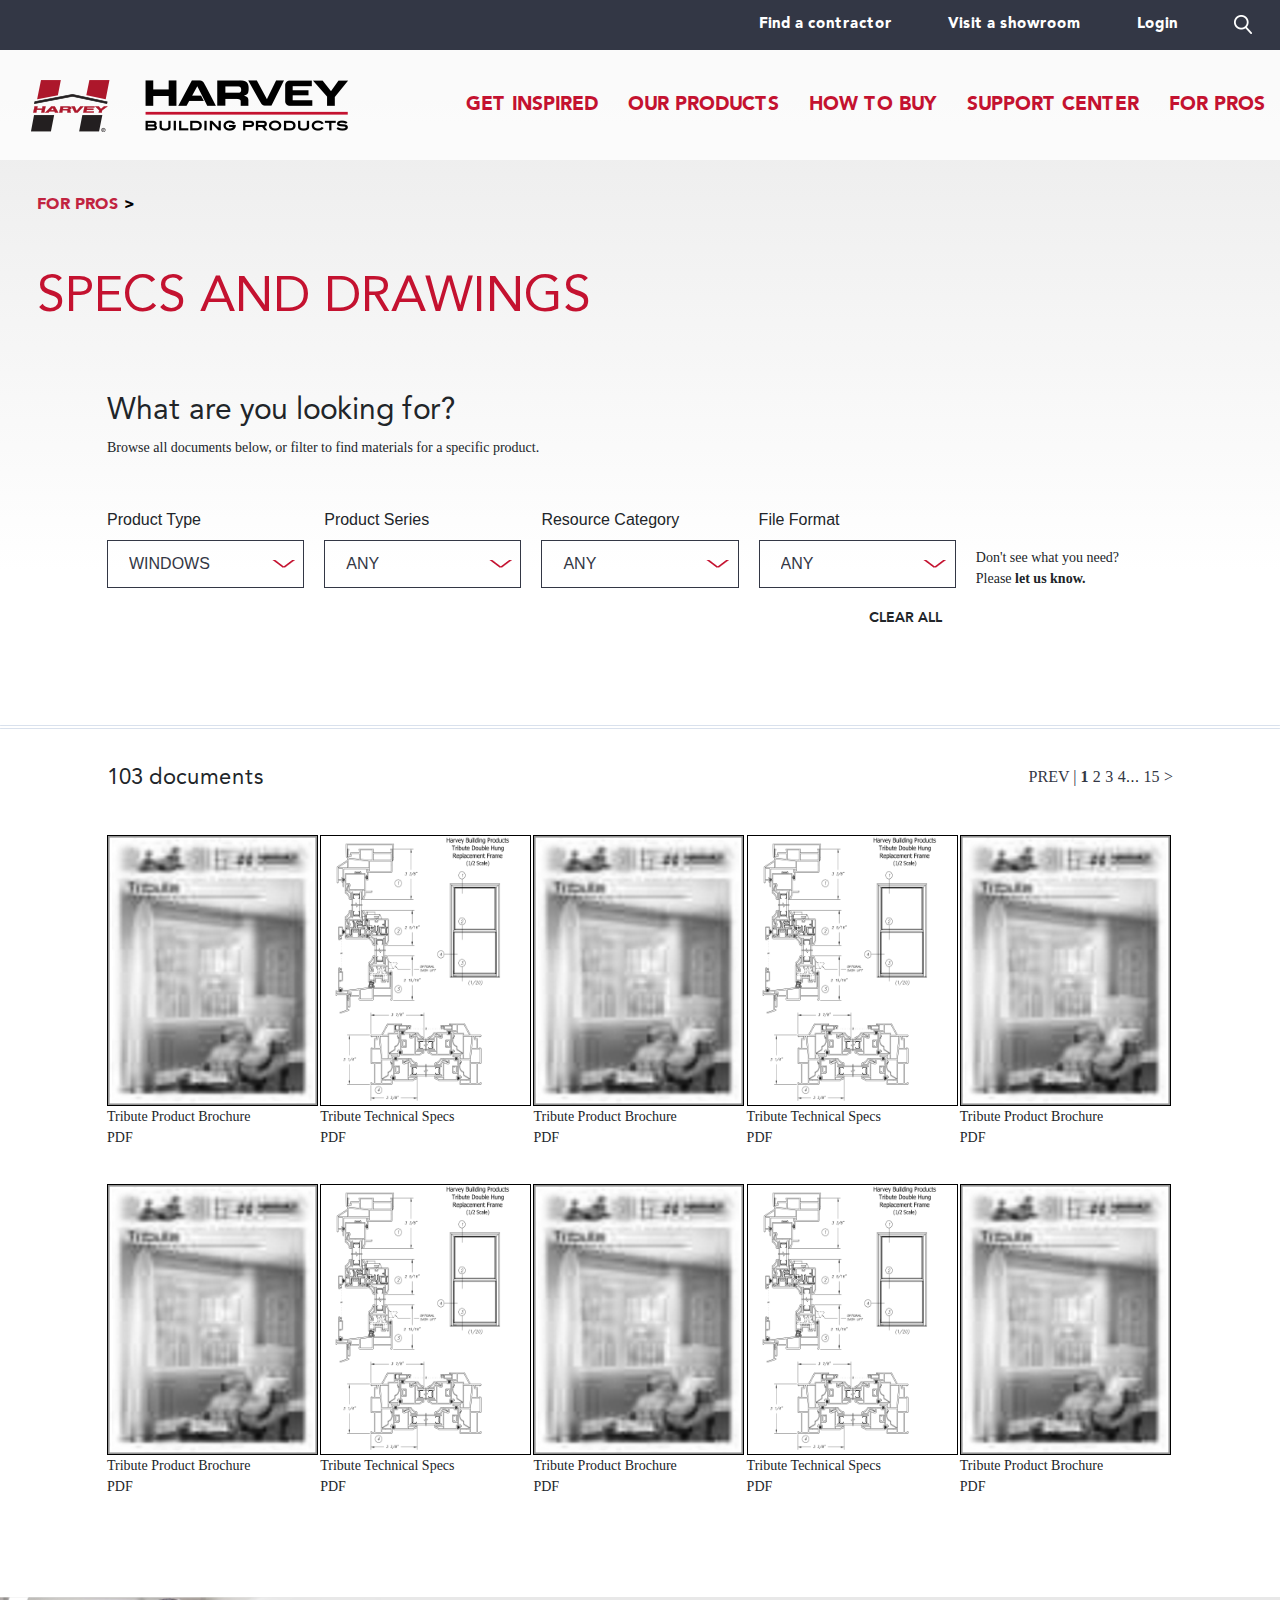
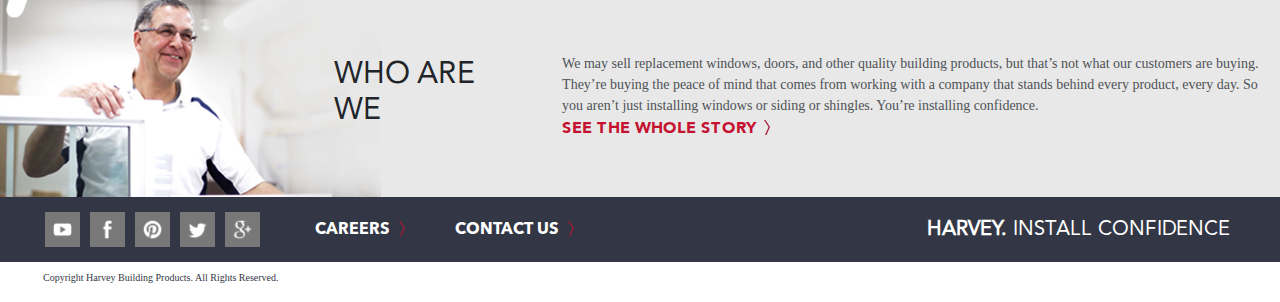
<file: specsanddrawings.html>
<!DOCTYPE html>
<html lang="en">

<head>
    <meta charset="UTF-8">
    <meta name="viewport" content="width=device-width, initial-scale=1.0">
    <meta http-equiv="X-UA-Compatible" content="ie=edge">
    <title>Harvey Building Products</title>
    <link rel="stylesheet" href="https://stackpath.bootstrapcdn.com/bootstrap/4.4.1/css/bootstrap.min.css"
        integrity="sha384-Vkoo8x4CGsO3+Hhxv8T/Q5PaXtkKtu6ug5TOeNV6gBiFeWPGFN9MuhOf23Q9Ifjh" crossorigin="anonymous">
    <link rel="stylesheet" href="main.css">
    <link rel="stylesheet" href="sndrawings.css">
</head>

<body>
    <div class="headContainer">
        <div class="metamenu">
            <ul class="utilityNav">
                <li class="nav-item"><a href="">Find a contractor</a></li>
                <li class="nav-item"><a href="">Visit a showroom</a></li>
                <li class="nav-item"><a href="">Login</a></li>
                <li class="nav-item"><img src="images/search-icon.png"></li>
            </ul>
        </div>

        <div class="menu-mobile">
            <ul class="nav-ul-mobile">
                <li class="nav-item d-flex align-items-center"><a class="align-self-center" href="about.html">Get
                        inspired</a>
                </li>
                <li class="nav-item d-flex align-items-center"><a class="align-self-center" href="vinylwindows.html">Our
                        products</a>
                </li>
                <li class="nav-item d-flex align-items-center"><a class="align-self-center" href="howtobuy.html">How to
                        buy</a></li>
                <li class="nav-item d-flex align-items-center"><a class="align-self-center" href="support.html">Support
                        center</a></li>
                <li class="nav-item d-flex align-items-center"><a class="align-self-center" href="forpros.html">For
                        pros</a></li>
            </ul>
        </div>

        <div class="menu">
            <ul class="nav-ul">
                <li class="logo"><a style="
                    padding-top: 0px;
                    padding-bottom: 0px;
                " class="linkLogo" href="index.html"><img src="images/logo.png" alt=""></a></li>
                <li class="nav-item"><a class="align-self-center" href="about.html">Get inspired</a></li>
                <li class="nav-item"><a class="align-self-center" href="vinylwindows.html">Our products</a></li>
                <li class="nav-item"><a class="align-self-center" href="howtobuy.html">How to buy</a></li>
                <li class="nav-item"><a class="align-self-center" href="support.html">Support center</a></li>
                <li class="nav-item"><a class="align-self-center" href="forpros.html">For pros</a></li>
                <li class="nav-item"><a class="align-self-center hamburger" href=""><img class="hamburger"
                            src="images/location-button.png" alt=""></a>
                </li>
                <li class="nav-item"><a class="align-self-center hamburger" href=""><img src="images/search-button.png"
                            alt=""></a>
                </li>
                <li class="nav-item"><img id="menu-button" class="align-self-center hamburger"
                        src="images/hamburger-menu.png" alt="">
                </li>
            </ul>
        </div>

    </div>

    <div class="container-fluid rep-parts">
        <div class="row">
            <div class="col">
                <a class="suppLink" href="">FOR PROS <span style="color: black;">></span></a>
                <h1 style="margin-top: 51px;">Specs and Drawings</h1>
            </div>
        </div>

        <div class="row row-2">
            <div class="col p-label">
                <h3>What are you looking for?</h3>
                <p>Browse all documents below, or filter to find materials for a specific product.</p>
            </div>
        </div>

        <div class="row row-dropdowns d-flex align-items-start">
            <div class="col">
                <label>Product Type</label>
                <select>
                    <option value="">Windows</option>
                    <option value="">Door</option>
                </select>
            </div>

            <div class="col">
                <label>Product Series</label>
                <select>
                    <option value="">ANY</option>
                </select>
            </div>

            <div class="col">
                <label>Resource Category</label>
                <select>
                    <option value="">ANY</option>
                </select>
            </div>

            <div class="col">
                <label>File Format</label>
                <select>
                    <option value="">ANY</option>
                </select>
                <p class="clear-all">CLEAR ALL</p>
            </div>

            <div class="col">
                <button class="searchBtn">SEARCH <img src="images/search-icon-red.png" alt=""></button>
            </div>
            <div class="col align-self-center let-us-know">
                <p>Don't see what you need?</p>
                <p>Please <strong>let us know.</strong></p>
            </div>

            <div class="col align-self-center let-us-know-mobile">
                <p>Don't see what you need? Please <strong>let us know.</strong></p>
            </div>
        </div>

        <div class="row divider d-flex justify-content-center">
            <img src="images/double-line.png" alt="">
        </div>

    </div>

    <div class="container-fluid documents-container">
        <!--MOBILE VIEW ROWS-->
        <div class="row dc-row1-mobile">
            <div class="nrOfDocs">
                <h4>103 documents</h4>
            </div>
            <div class="nrOfPages-mobile">
                <a href=""><img class="fixArrowPosLeft" src="images/arrow-left-link.png" alt=""></a>
                <p class="align-self-center">PAGE 2</p>
                <a href=""><img class="fixArrowPos" src="images/arrow-right-link.png" alt=""></a>
            </div>

        </div>

        <div class="row dc-row2-mobile">
            <div class="col">
                <img src="images/pdf-dark.png" alt="">
                <a href="">TRIBUTE PROJECT BROCHURE<img class="fixArrowPos" src="images/arrow-right-link.png"
                        alt=""></a>
            </div>

            <div class="col">
                <img src="images/pdf-dark.png" alt="">
                <a href="">TRIBUTE TECHNICAL SPECS<img class="fixArrowPos" src="images/arrow-right-link.png" alt=""></a>
            </div>

            <div class="col">
                <img src="images/pdf-dark.png" alt="">
                <a href="">TRIBUTE PROJECT BROCHURE PROJECT BROCHURE<img class="fixArrowPos"
                        src="images/arrow-right-link.png" alt=""></a>
            </div>

            <div class="col">
                <img src="images/pdf-dark.png" alt="">
                <a href="">TRIBUTE TECHNICAL SPECS<img class="fixArrowPos" src="images/arrow-right-link.png" alt=""></a>
            </div>

            <div class="col">
                <img src="images/pdf-dark.png" alt="">
                <a href="">TRIBUTE PROJECT BROCHURE<img class="fixArrowPos" src="images/arrow-right-link.png"
                        alt=""></a>
            </div>

            <div class="col">
                <img src="images/pdf-dark.png" alt="">
                <a href="">TRIBUTE TECHNICAL SPECS<img class="fixArrowPos" src="images/arrow-right-link.png" alt=""></a>
            </div>

            <div class="col">
                <img src="images/pdf-dark.png" alt="">
                <a href="">TRIBUTE PROJECT BROCHURE PROJECT BROCHURE<img class="fixArrowPos"
                        src="images/arrow-right-link.png" alt=""></a>
            </div>

            <div class="col">
                <img src="images/pdf-dark.png" alt="">
                <a href="">TRIBUTE TECHNICAL SPECS<img class="fixArrowPos" src="images/arrow-right-link.png" alt=""></a>
            </div>
        </div>

        <!--END OF MOBILE VIEW ROWS-->



        <div class="row dc-row1">
            <div class="nrOfDocs">
                <h4>103 documents</h4>
            </div>
            <div class="nrOfPages">
                <a href="">PREV | </a>
                <a class="active" href="">1</a>
                <a href="">2</a>
                <a href="">3</a>
                <a href="">4</a>...
                <a href="">15</a>
                <a href="">></a>

            </div>

        </div>
        <div class="row dc-row2">
            <div class="col">
                <img class="drawing" src="images/tribute-product.png" alt=""><br>
                <p>Tribute Product Brochure</p>
                <p>PDF</p>
            </div>

            <div class="col">
                <img class="drawing" src="images/sketches.png" alt=""><br>
                <p>Tribute Technical Specs</p>
                <p>PDF</p>
            </div>

            <div class="col">
                <img class="drawing" src="images/tribute-product.png" alt=""><br>
                <p>Tribute Product Brochure</p>
                <p>PDF</p>
            </div>

            <div class="col">
                <img class="drawing" src="images/sketches.png" alt=""><br>
                <p>Tribute Technical Specs</p>
                <p>PDF</p>
            </div>

            <div class="col">
                <img class="drawing" src="images/tribute-product.png" alt=""><br>
                <p>Tribute Product Brochure</p>
                <p>PDF</p>
            </div>
        </div>

        <div class="row dc-row3">
            <div class="col">
                <img class="drawing" src="images/tribute-product.png" alt=""><br>
                <p>Tribute Product Brochure</p>
                <p>PDF</p>
            </div>

            <div class="col">
                <img class="drawing" src="images/sketches.png" alt=""><br>
                <p>Tribute Technical Specs</p>
                <p>PDF</p>
            </div>

            <div class="col">
                <img class="drawing" src="images/tribute-product.png" alt=""><br>
                <p>Tribute Product Brochure</p>
                <p>PDF</p>
            </div>

            <div class="col">
                <img class="drawing" src="images/sketches.png" alt=""><br>
                <p>Tribute Technical Specs</p>
                <p>PDF</p>
            </div>

            <div class="col">
                <img class="drawing" src="images/tribute-product.png" alt=""><br>
                <p>Tribute Product Brochure</p>
                <p>PDF</p>
            </div>
        </div>
    </div>

    <div class="container-fluid lastbanner">
        <div class="row">
            <div class="col-3" style="padding-left: 0px;">
                <img class="whoAreWe" src="images/whoarewe.png">
            </div>
            <div class="col-2 align-self-center">
                <h3>Who are we</h3>
            </div>
            <div class="col-7 align-self-center">
                <p>
                    We may sell replacement windows, doors, and other quality building products, but that’s not what our
                    customers are buying. They’re buying the peace of mind that comes from working with a company that
                    stands behind every product, every day. So you aren’t just installing windows or siding or shingles.
                    You’re installing confidence.
                </p>
                <a style="margin-left: 15px;" href="about.html">SEE THE WHOLE STORY</a><img class="fixArrowPos"
                    src="images/arrow-right-link.png" alt="">
            </div>
        </div>
    </div>

    <div class="container-fluid lastbanner-tablet">
        <div class="row lb-row">
            <div class="col-6 d-flex flex-wrap">
                <h3>Who are we</h3>
                <p>
                    We may sell replacement windows, doors, and other quality building products, but that’s not what our
                    customers are buying. They’re buying the peace of mind that comes from working with a company that
                    stands behind every product, every day. So you aren’t just installing windows or siding or shingles.
                    You’re installing confidence.
                </p>
                <a href="about.html">SEE THE WHOLE STORY</a><img style="margin-left: 3px; height: 11px;"
                    src="images/arrow-right-link.png" alt="">
            </div>

            <div class="col-6 d-flex justify-content-end" style="padding-right: 0px;">
                <img class="whoAreWe-reverse" src="images/whoarewe-forpros-reverse.png">
            </div>
        </div>
    </div>

    <div class="container-fluid lastbanner-mobile">
        <div class="row lb-row">
            <div class="col-7 d-flex flex-wrap" style="padding: 0px">
                <h3>Who are we</h3>
                <p>
                    We may sell replacement windows, doors, and other quality building products, but that’s not what our
                    customers are buying. They’re buying the peace of mind that comes from working with a company that
                    stands behind every product, every day. So you aren’t just installing windows or siding or shingles.
                    You’re installing confidence.
                </p>
                <a href="about.html">SEE THE WHOLE STORY</a><img style="margin-left: 3px; height: 11px;"
                    src="images/arrow-right-link.png" alt="">
            </div>
        </div>
    </div>

    <div class="container-fluid d-flex align-items-center footer-bar footer-mobile">
        <div class="row">
            <h6 class="tagline-mobile">
                <strong>HARVEY.</strong> INSTALL
                CONFIDENCE</h6>
        </div>
    </div>

    <div class="container-fluid footer-bar">

        <div class="row" style="
        margin-top: 0px;
        margin-right: 0px;">
            <div class="socialIcon first">
                <a href=""><img src="images/youtube-icon.png" alt=""></a>
            </div>
            <div class="socialIcon">
                <a href=""><img src="images/facebook-icon.png" alt=""></a>
            </div>
            <div class="socialIcon">
                <a href=""><img src="images/pinterest-icon.png" alt=""></a>
            </div>
            <div class="socialIcon">
                <a href=""><img src="images/twitter-icon.png" alt=""></a>
            </div>
            <div class="socialIcon last">
                <a href=""><img src="images/google-icon.png" alt=""></a>
            </div>
            <div class="footerLinks align-self-center">
                <a href="">CAREERS <img src="images/arrow-right-link.png" alt=""></a>

            </div>
            <div class="footerLinks align-self-center">
                <a href="support.html">CONTACT US
                    <img src="images/arrow-right-link.png" alt=""></a>
            </div>

            <h6 class="taglineh6 align-self-center">
                <strong>HARVEY.</strong> INSTALL
                CONFIDENCE</h6>
        </div>
    </div>

    <div class="container-fluid copyright">
        Copyright Harvey Building Products. All Rights Reserved.
    </div>



    <script src="https://code.jquery.com/jquery-3.4.1.js"
        integrity="sha256-WpOohJOqMqqyKL9FccASB9O0KwACQJpFTUBLTYOVvVU=" crossorigin="anonymous"></script>
    <script src="https://cdn.jsdelivr.net/npm/popper.js@1.16.0/dist/umd/popper.min.js"
        integrity="sha384-Q6E9RHvbIyZFJoft+2mJbHaEWldlvI9IOYy5n3zV9zzTtmI3UksdQRVvoxMfooAo"
        crossorigin="anonymous"></script>
    <script src="https://stackpath.bootstrapcdn.com/bootstrap/4.4.1/js/bootstrap.min.js"
        integrity="sha384-wfSDF2E50Y2D1uUdj0O3uMBJnjuUD4Ih7YwaYd1iqfktj0Uod8GCExl3Og8ifwB6"
        crossorigin="anonymous"></script>
    <script src="main.js"></script>

</body>

</html>
</file>
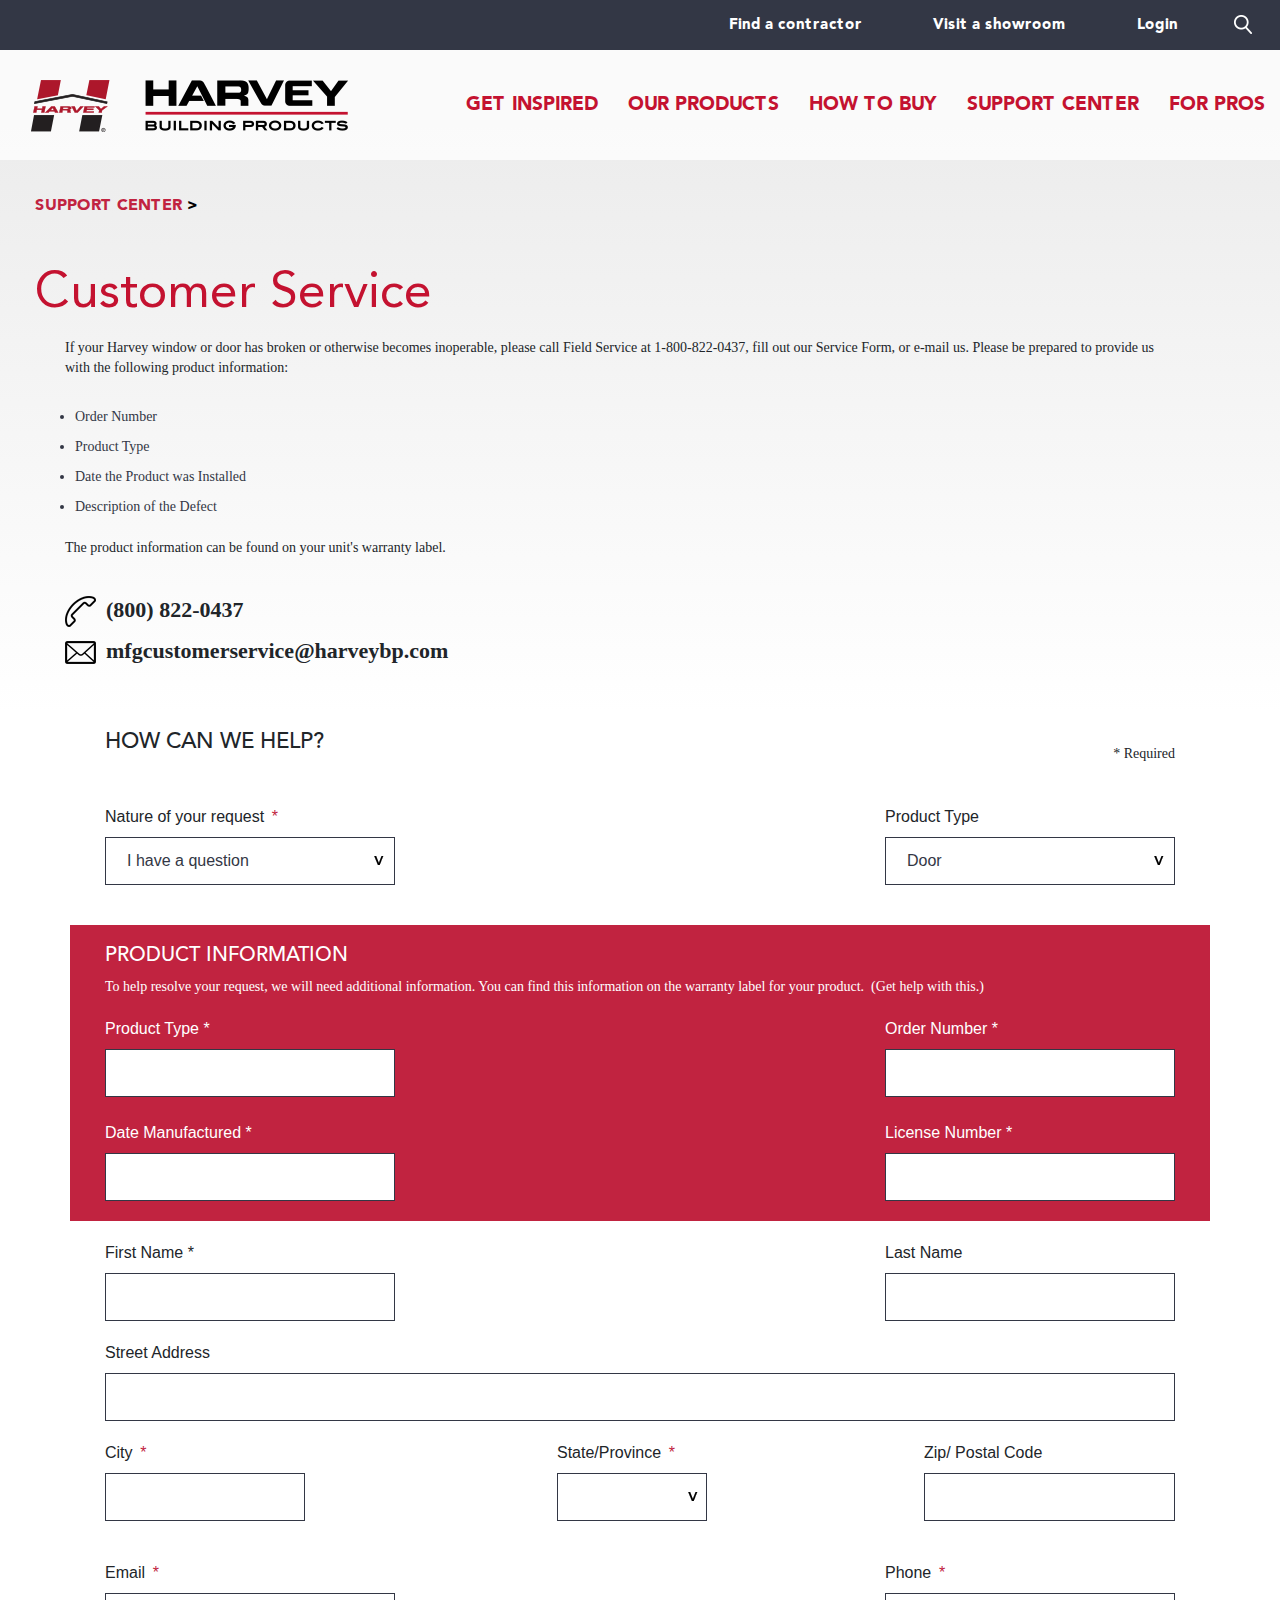
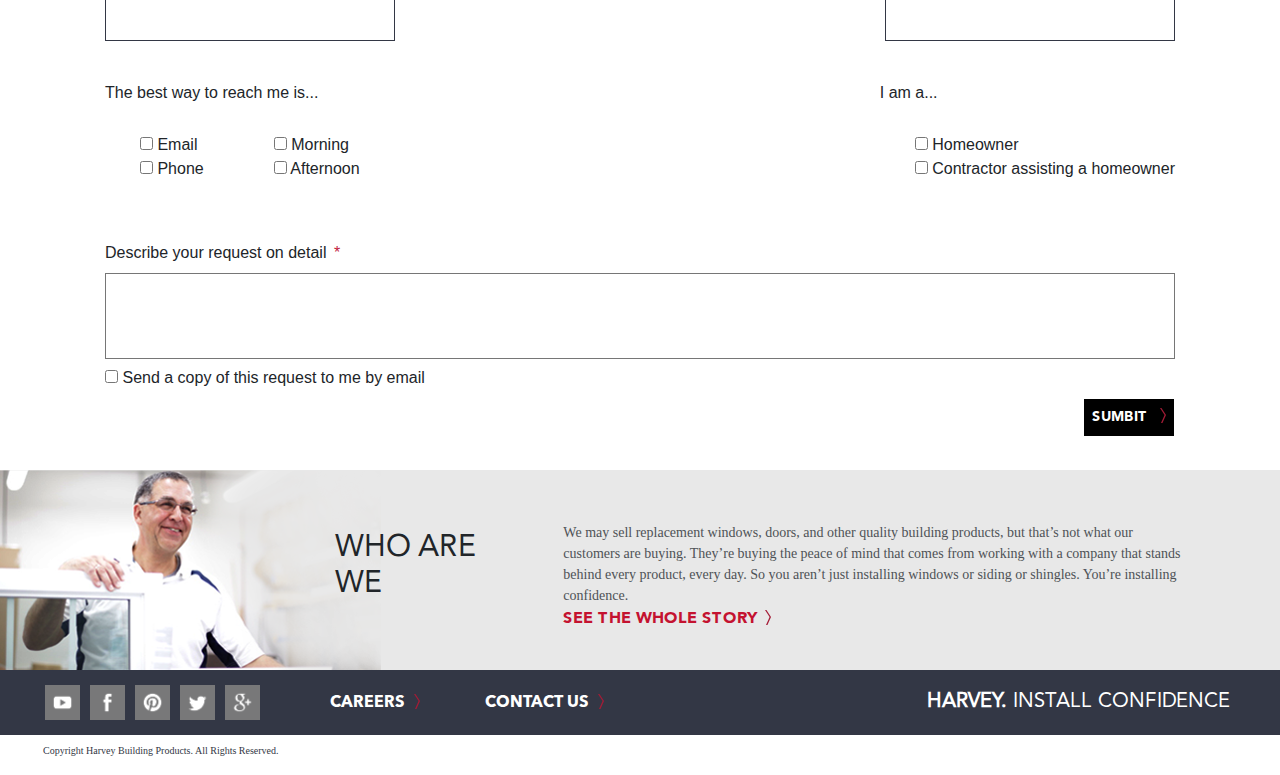
<file: support.html>
<!DOCTYPE html>
<html lang="en">

<head>
    <meta charset="UTF-8">
    <meta name="viewport" content="width=device-width, initial-scale=1.0">
    <meta http-equiv="X-UA-Compatible" content="ie=edge">
    <title>Harvey Building Products</title>
    <link rel="stylesheet" href="https://stackpath.bootstrapcdn.com/bootstrap/4.4.1/css/bootstrap.min.css"
        integrity="sha384-Vkoo8x4CGsO3+Hhxv8T/Q5PaXtkKtu6ug5TOeNV6gBiFeWPGFN9MuhOf23Q9Ifjh" crossorigin="anonymous">
    <link rel="stylesheet" href="main.css">
    <link rel="stylesheet" href="support.css">
</head>

<body>
    <div class="headContainer">
        <div class="metamenu">
            <ul class="utilityNav">
                <li class="nav-item"><a href="">Find a contractor</a></li>
                <li class="nav-item"><a href="">Visit a showroom</a></li>
                <li class="nav-item"><a href="">Login</a></li>
                <li class="nav-item"><img src="images/search-icon.png"></li>
            </ul>
        </div>

        <div class="menu-mobile">
            <ul class="nav-ul-mobile">
                <li class="nav-item d-flex align-items-center"><a class="align-self-center" href="">Get inspired</a>
                </li>
                <li class="nav-item d-flex align-items-center"><a class="align-self-center" href="">Our products</a>
                </li>
                <li class="nav-item d-flex align-items-center"><a class="align-self-center" href="">How to buy</a></li>
                <li class="nav-item d-flex align-items-center"><a class="align-self-center" href="support.html">Support
                        center</a></li>
                <li class="nav-item d-flex align-items-center"><a class="align-self-center" href="forpros.html">For
                        pros</a></li>
            </ul>
        </div>

        <div class="menu">
            <ul class="nav-ul">
                <li class="logo"><a style="
                    padding-top: 0px;
                    padding-bottom: 0px;
                " class="linkLogo" href="index.html"><img src="images/logo.png" alt=""></a></li>
                <li class="nav-item"><a class="align-self-center" href="about.html">Get inspired</a></li>
                <li class="nav-item"><a class="align-self-center" href="vinylwindows.html">Our products</a></li>
                <li class="nav-item"><a class="align-self-center" href="howtobuy.html">How to buy</a></li>
                <li class="nav-item"><a class="align-self-center" href="support.html">Support center</a></li>
                <li class="nav-item"><a class="align-self-center" href="forpros.html">For pros</a></li>
                <li class="nav-item"><a class="align-self-center hamburger" href=""><img class="hamburger"
                            src="images/location-button.png" alt=""></a>
                </li>
                <li class="nav-item"><a class="align-self-center hamburger" href=""><img src="images/search-button.png"
                            alt=""></a>
                </li>
                <li class="nav-item"><img id="menu-button" class="align-self-center hamburger"
                        src="images/hamburger-menu.png" alt="">
                </li>
            </ul>
        </div>

    </div>

    <div class="container-fluid support">
        <div class="row">
            <div class="col">
                <a id="suppLink" href="">SUPPORT CENTER <span style="color: black;">></span></a>
                <h1>Customer Service</h1>

                <p>If your Harvey window or door has broken or otherwise becomes inoperable, please call Field Service
                    at 1-800-822-0437, fill out our Service Form, or e-mail us. Please be prepared to provide us with
                    the following product information:</p>
                <br />
                <ul>
                    <li>Order Number</li>
                    <li>Product Type</li>
                    <li>Date the Product was Installed</li>
                    <li>Description of the Defect</li>
                </ul>

                <p>The product information can be found on your unit's warranty label.</p>
                <br />

                <p class="contact-p"><img src="images/phone-icon.png" alt=""><strong>(800) 822-0437</strong></p>
                <p class="contact-p"><img src="images/email-icon.png"
                        alt=""><strong>mfgcustomerservice@harveybp.com</strong></p>
            </div>
            <div class="col">
                <div class="d-flex justify-content-between">
                    <h5>HOW CAN WE HELP?</h5>
                    <p>* Required</p>
                </div>

                <div class="form-container">
                    <form>
                        <div id="firstPartOfForm">
                            <div>
                                <label>Nature of your request <mark>*</mark></label><br />
                                <select>
                                    <option value="">I have a question</option>
                                    <option value="">Complaint</option>
                                    <option value="">Refund</option>
                                </select>

                            </div>

                            <div>
                                <label>Product Type</label><br />
                                <select>
                                    <option value="">Door</option>
                                    <option value="">Window</option>
                                    <option value="">Frame</option>
                                </select>
                            </div>
                        </div>

                        <div id="formRedBg">
                            <h6>Product Information</h6>
                            <p class="removeMargin">To help resolve your request, we will need additional information.
                                You can find this
                                information on the warranty label for your product.  (Get help with this.)</p>
                            <div id="secondPartOfForm">
                                <div>
                                    <label>Product Type *</label><br />
                                    <input type="text"><br /><br />
                                    <label>Date Manufactured *</label><br />
                                    <input type="text"><br />
                                </div>
                                <div>
                                    <label>Order Number *</label><br />
                                    <input type="text"><br /><br />
                                    <label>License Number *</label><br />
                                    <input type="text"><br />
                                </div>
                            </div>
                        </div>

                        <div id="thirdPartOfForm">
                            <div>
                                <label>First Name *</label><br />
                                <input type="text"><br />
                            </div>

                            <div>
                                <label>Last Name</label><br />
                                <input type="text"><br />
                            </div>
                        </div>

                        <div id="streetAddress">
                            <label>Street Address</label><br />
                            <input type="text"><br />
                        </div>

                        <div id="fourth">
                            <div class="d-flex flex-column">
                                <label>City <mark>*</mark></label>
                                <input type="text">
                            </div>
                            <div class="d-flex flex-column" style="padding-left: 0px; padding-right: 0px;">
                                <label>State/Province <mark>*</mark></label>
                                <select>
                                    <option value=""></option>
                                    <option value="">Maine</option>
                                    <option value="">New Hampshire</option>
                                    <option value="">New York</option>
                                </select>
                            </div>
                            <div class="d-flex flex-column" style="padding-right: 35px; padding-left: 0px;">
                                <label>Zip/ Postal Code</label>
                                <input style="width: 100%;" type="text">
                            </div>
                        </div>

                        <div id="fourth-mobile">
                            <div class="row">
                                <div style="width: 100%;">
                                    <label>City <mark>*</mark></label><br>
                                    <input style="width: 100%;" type="text">
                                </div>

                            </div>

                            <div class="row">
                                <div class="col" style="margin: 0;">
                                    <label>State/Province <mark>*</mark></label><br>
                                    <select>
                                        <option value=""></option>
                                        <option value="">Maine</option>
                                        <option value="">New Hampshire</option>
                                        <option value="">New York</option>
                                    </select>
                                </div>

                                <div class="col" style="margin: 0;">
                                    <label>Zip/ Postal Code</label><br>
                                    <input type="text">
                                </div>
                            </div>

                        </div>

                        <div id="fifth">
                            <div>
                                <label>Email <mark>*</mark></label><br>
                                <input type="text">
                            </div>

                            <div>
                                <label>Phone <mark>*</mark></label><br>
                                <input type="text">
                            </div>
                        </div>

                        <div class="clearfix" id="sixth">
                            <div class="clearfix float-left" style="margin-right: 0px;">
                                <label>The best way to reach me is...</label><br>
                                <div class="float-left">
                                    <input type="checkbox"> Email <br>
                                    <input type="checkbox"> Phone <br>
                                </div>
                                <div class="float-right">
                                    <input type="checkbox"> Morning <br>
                                    <input type="checkbox"> Afternoon <br>
                                </div>
                            </div>

                            <div class="clearfix float-right">
                                <label class="">I am a...</label><br>
                                <div class="float-left">
                                    <input type="checkbox"> Homeowner <br>
                                    <input type="checkbox"> Contractor assisting a homeowner <br>
                                </div>
                            </div>
                        </div>

                        <div id="seventh">
                            <label>Describe your request on detail <mark>*</mark></label><br>
                            <textarea></textarea><br>
                            <input type="checkbox">
                            <label>Send a copy of this request to me by email </label>
                        </div>
                        <button type="submit" class="standardBtn float-right">SUMBIT <img class="fixArrowPos"
                                src="images/arrow-right-link.png" alt=""></button>

                        <button type="submit" class="standardBtn float-left">SUMBIT <img class="fixArrowPos"
                                src="images/arrow-right-link.png" alt=""></button>
                    </form>
                </div>
            </div>
        </div>
    </div>

    <div class="container-fluid lastbanner">
        <div class="row">
            <div class="col-3" style="padding-left: 0px;">
                <img class="whoAreWe" src="images/whoarewe.png">
            </div>
            <div class="col-2 align-self-center">
                <h3>Who are we</h3>
            </div>
            <div class="col-7 align-self-center">
                <p>
                    We may sell replacement windows, doors, and other quality building products, but that’s not what our
                    customers are buying. They’re buying the peace of mind that comes from working with a company that
                    stands behind every product, every day. So you aren’t just installing windows or siding or shingles.
                    You’re installing confidence.
                </p>
                <a href="about.html">SEE THE WHOLE STORY</a><img class="fixArrowPos" src="images/arrow-right-link.png"
                    alt="">
            </div>
        </div>
    </div>

    <div class="container-fluid lastbanner-tablet">
        <div class="row lb-row">
            <div class="col-6 d-flex flex-wrap">
                <h3>Who are we</h3>
                <p>
                    We may sell replacement windows, doors, and other quality building products, but that’s not what our
                    customers are buying. They’re buying the peace of mind that comes from working with a company that
                    stands behind every product, every day. So you aren’t just installing windows or siding or shingles.
                    You’re installing confidence.
                </p>
                <a href="about.html">SEE THE WHOLE STORY</a><img style="margin-left: 3px; height: 11px;"
                    src="images/arrow-right-link.png" alt="">
            </div>

            <div class="col-6 d-flex justify-content-end" style="padding-right: 0px;">
                <img class="whoAreWe-reverse" src="images/whoarewe-about-reverse.png">
            </div>
        </div>
    </div>

    <div class="container-fluid lastbanner-mobile">
        <div class="row lb-row">
            <div class="col-7 d-flex flex-wrap" style="padding: 0px">
                <h3>Who are we</h3>
                <p>
                    We may sell replacement windows, doors, and other quality building products, but that’s not what our
                    customers are buying. They’re buying the peace of mind that comes from working with a company that
                    stands behind every product, every day. So you aren’t just installing windows or siding or shingles.
                    You’re installing confidence.
                </p>
                <a href="about.html">SEE THE WHOLE STORY</a><img style="margin-left: 3px; height: 11px;"
                    src="images/arrow-right-link.png" alt="">
            </div>
        </div>
    </div>

    <div class="container-fluid d-flex align-items-center footer-bar footer-mobile">
        <div class="row">
            <h6 class="tagline-mobile">
                <strong>HARVEY.</strong> INSTALL
                CONFIDENCE</h6>
        </div>
    </div>
    <div class="container-fluid footer-bar">

        <div class="row" style="
        margin-top: 0px;
        margin-right: 0px;">
            <div class="socialIcon first">
                <a href=""><img src="images/youtube-icon.png" alt=""></a>
            </div>
            <div class="socialIcon">
                <a href=""><img src="images/facebook-icon.png" alt=""></a>
            </div>
            <div class="socialIcon">
                <a href=""><img src="images/pinterest-icon.png" alt=""></a>
            </div>
            <div class="socialIcon">
                <a href=""><img src="images/twitter-icon.png" alt=""></a>
            </div>
            <div class="socialIcon last">
                <a href=""><img src="images/google-icon.png" alt=""></a>
            </div>
            <div class="footerLinks align-self-center">
                <a href="">CAREERS <img src="images/arrow-right-link.png" alt=""></a>

            </div>
            <div class="footerLinks align-self-center">
                <a href="support.html">CONTACT US
                    <img src="images/arrow-right-link.png" alt=""></a>
            </div>

            <h6 class="taglineh6 align-self-center">
                <strong>HARVEY.</strong> INSTALL
                CONFIDENCE</h6>
        </div>
    </div>

    <div class="container-fluid copyright">
        Copyright Harvey Building Products. All Rights Reserved.
    </div>



    <script src="https://code.jquery.com/jquery-3.4.1.js"
        integrity="sha256-WpOohJOqMqqyKL9FccASB9O0KwACQJpFTUBLTYOVvVU=" crossorigin="anonymous"></script>
    <script src="https://cdn.jsdelivr.net/npm/popper.js@1.16.0/dist/umd/popper.min.js"
        integrity="sha384-Q6E9RHvbIyZFJoft+2mJbHaEWldlvI9IOYy5n3zV9zzTtmI3UksdQRVvoxMfooAo"
        crossorigin="anonymous"></script>
    <script src="https://stackpath.bootstrapcdn.com/bootstrap/4.4.1/js/bootstrap.min.js"
        integrity="sha384-wfSDF2E50Y2D1uUdj0O3uMBJnjuUD4Ih7YwaYd1iqfktj0Uod8GCExl3Og8ifwB6"
        crossorigin="anonymous"></script>
    <script src="main.js"></script>

</body>

</html>
</file>
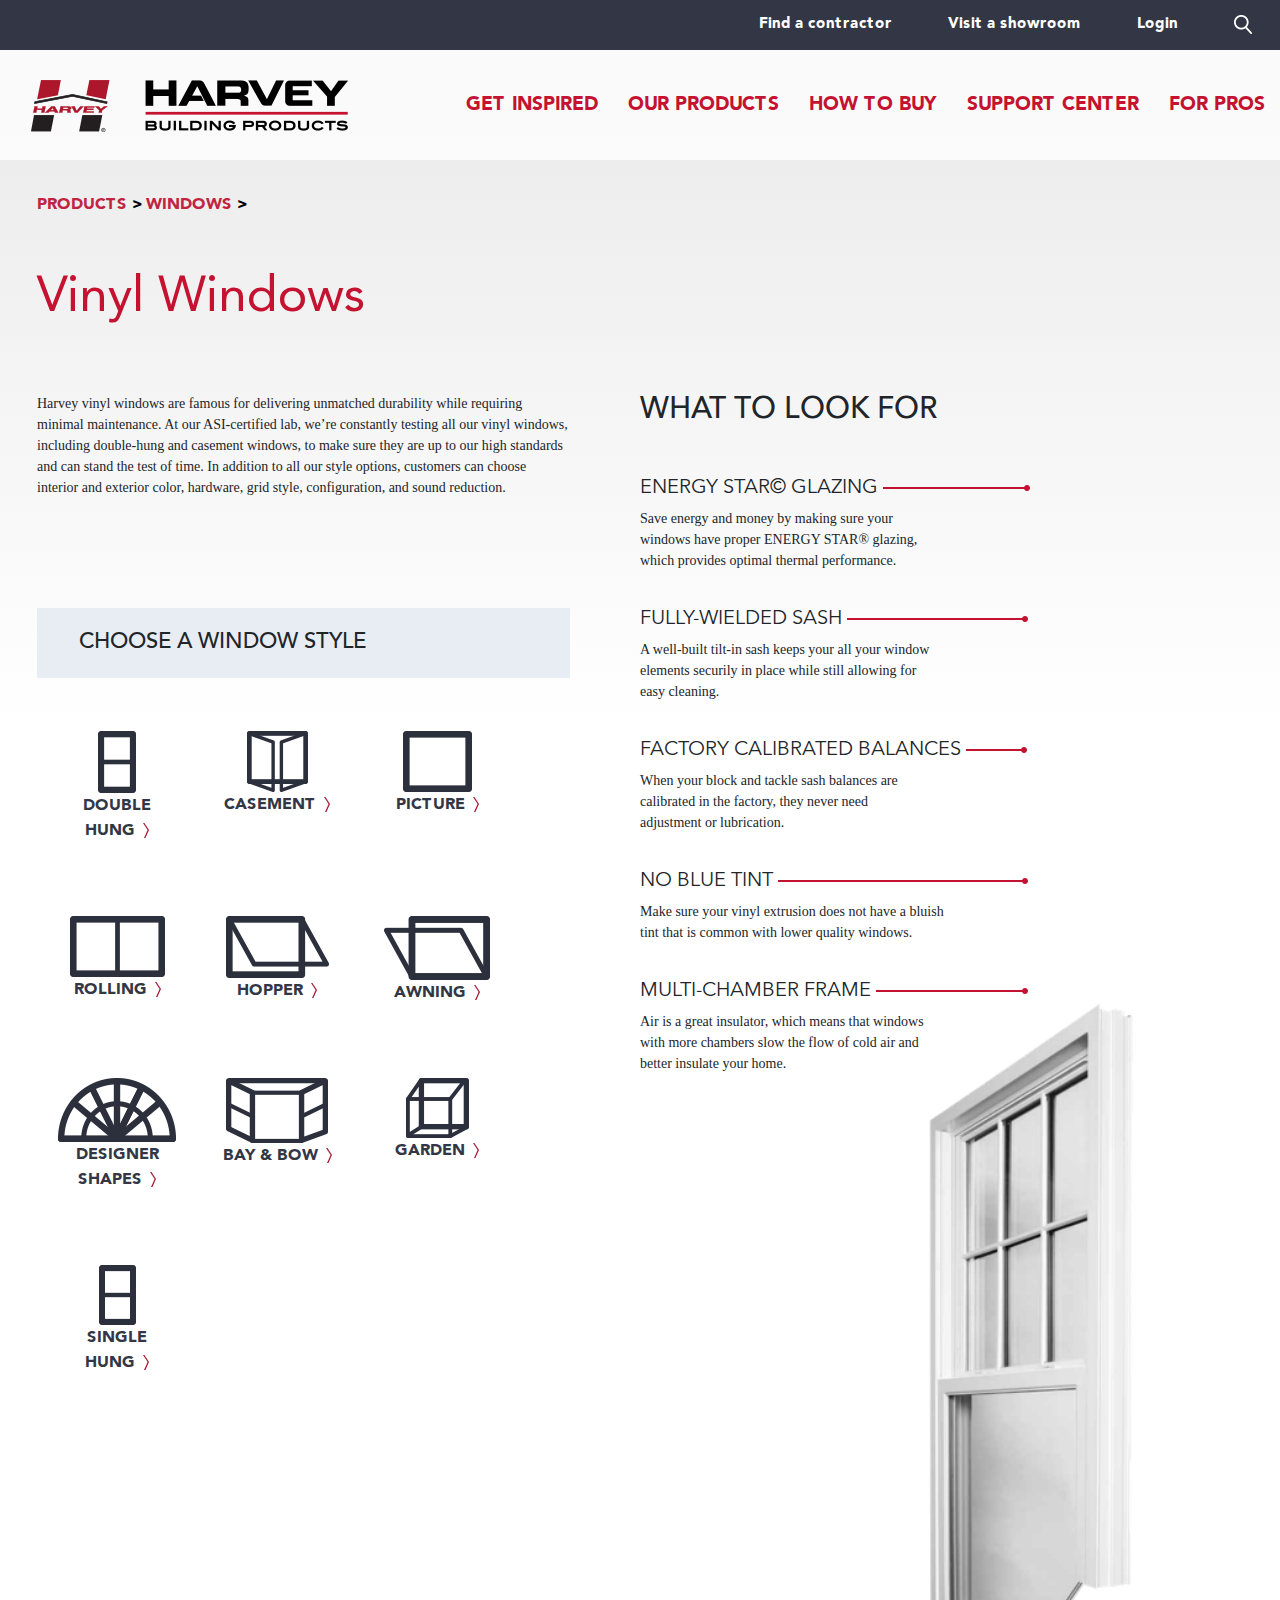
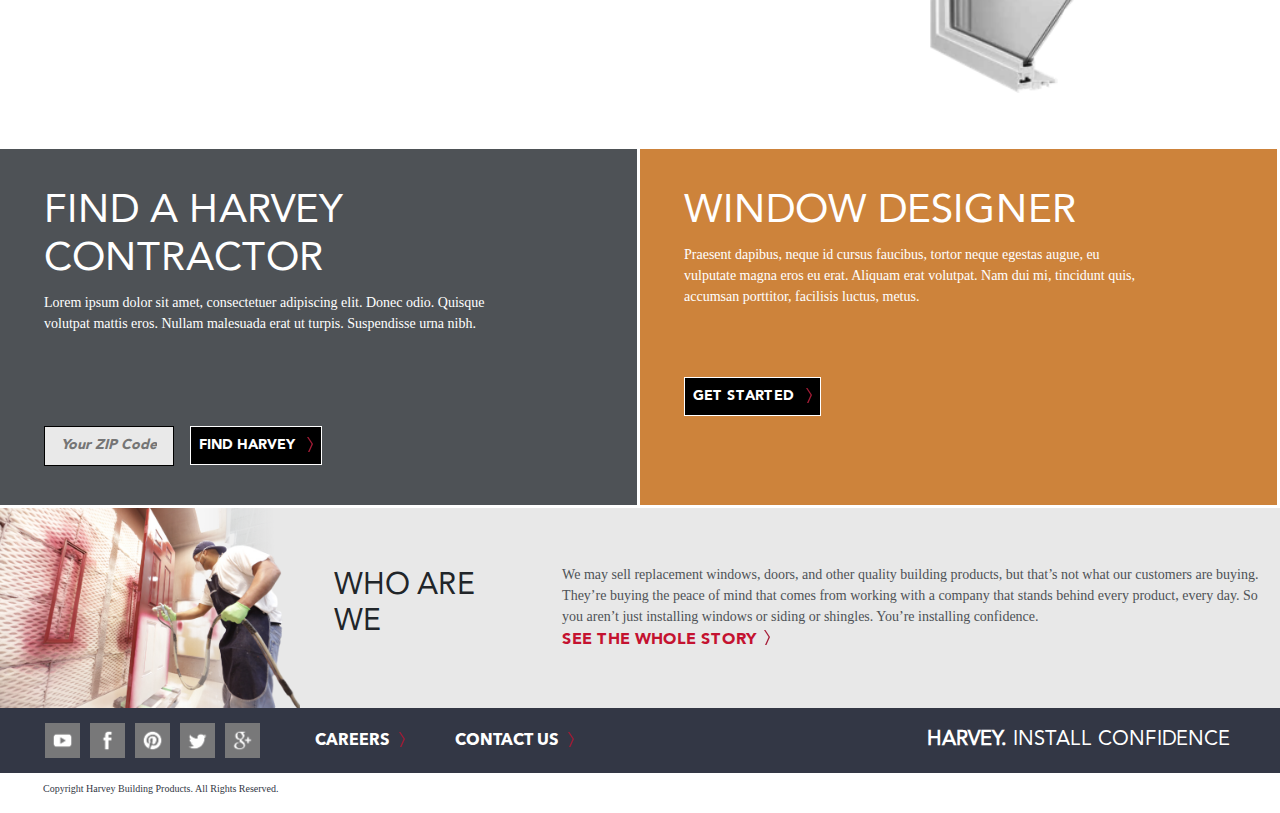
<file: vinylwindows.html>
<!DOCTYPE html>
<html lang="en">

<head>
    <meta charset="UTF-8">
    <meta name="viewport" content="width=device-width, initial-scale=1.0">
    <meta http-equiv="X-UA-Compatible" content="ie=edge">
    <title>Harvey Building Products</title>
    <link rel="stylesheet" href="https://stackpath.bootstrapcdn.com/bootstrap/4.4.1/css/bootstrap.min.css"
        integrity="sha384-Vkoo8x4CGsO3+Hhxv8T/Q5PaXtkKtu6ug5TOeNV6gBiFeWPGFN9MuhOf23Q9Ifjh" crossorigin="anonymous">
    <link rel="stylesheet" href="main.css">
    <link rel="stylesheet" href="vinylwindows.css">
</head>

<body>
    <div class="headContainer">
        <div class="metamenu">
            <ul class="utilityNav">
                <li class="nav-item"><a href="">Find a contractor</a></li>
                <li class="nav-item"><a href="">Visit a showroom</a></li>
                <li class="nav-item"><a href="">Login</a></li>
                <li class="nav-item"><img src="images/search-icon.png"></li>
            </ul>
        </div>

        <div class="menu-mobile">
            <ul class="nav-ul-mobile">
                <li class="nav-item d-flex align-items-center"><a class="align-self-center" href="about.html">Get
                        inspired</a>
                </li>
                <li class="nav-item d-flex align-items-center"><a class="align-self-center" href="vinylwindows.html">Our
                        products</a>
                </li>
                <li class="nav-item d-flex align-items-center"><a class="align-self-center" href="howtobuy.html">How to
                        buy</a></li>
                <li class="nav-item d-flex align-items-center"><a class="align-self-center" href="support.html">Support
                        center</a></li>
                <li class="nav-item d-flex align-items-center"><a class="align-self-center" href="forpros.html">For
                        pros</a></li>
            </ul>
        </div>

        <div class="menu">
            <ul class="nav-ul">
                <li class="logo"><a style="
                    padding-top: 0px;
                    padding-bottom: 0px;
                " class="linkLogo" href="index.html"><img src="images/logo.png" alt=""></a></li>
                <li class="nav-item"><a class="align-self-center" href="about.html">Get inspired</a></li>
                <li class="nav-item"><a class="align-self-center" href="vinylwindows.html">Our products</a></li>
                <li class="nav-item"><a class="align-self-center" href="howtobuy.html">How to buy</a></li>
                <li class="nav-item"><a class="align-self-center" href="support.html">Support center</a></li>
                <li class="nav-item"><a class="align-self-center" href="forpros.html">For pros</a></li>
                <li class="nav-item"><a class="align-self-center hamburger" href=""><img class="hamburger"
                            src="images/location-button.png" alt=""></a>
                </li>
                <li class="nav-item"><a class="align-self-center hamburger" href=""><img src="images/search-button.png"
                            alt=""></a>
                </li>
                <li class="nav-item"><img id="menu-button" class="align-self-center hamburger"
                        src="images/hamburger-menu.png" alt="">
                </li>
            </ul>
        </div>

    </div>

    <div class="container-fluid rep-parts">
        <div class="row">
            <div class="col">
                <a class="suppLink" href="">PRODUCTS <span style="color: black;">></span></a>
                <a class="suppLink" href="">WINDOWS <span style="color: black;">></span></a>
                <h1 style="margin-top: 51px;">Vinyl Windows</h1>
            </div>
        </div>

        <div class="row mobile-view">
            <div class="col">
                <p id="pabove">
                    Harvey vinyl windows are famous for delivering unmatched durability while requiring minimal
                    maintenance. At our ASI-certified lab, we’re constantly testing all our vinyl windows, including
                    double-hung and casement windows, to make sure they are up to our high standards and can stand the
                    test of time. In addition to all our style options, customers can choose interior and exterior
                    color, hardware, grid style, configuration, and sound reduction.
                </p>
            </div>
            <div class="col clearfix">
                <div class="float-left">
                    <h3 style="font-family: Avenir-Medium;">WHAT TO LOOK FOR</h3>
                    <h6 class="feature-title">ENERGY STAR&copy; GLAZING <img src="images/info-icon.png" alt=""> <img
                            src="images/ellipse1-m.png" alt=""></h6>
                    <h6 class="feature-title">FULLY-WIELDED SASH <img src="images/info-icon.png" alt=""> <img
                            src="images/ellipse2-m.png" alt=""></h6>
                    <h6 class="feature-title">FACTORY CALIBRATED BALANCES <img src="images/info-icon.png" alt=""> <img
                            src="images/ellipse3-m.png" alt=""></h6>
                    <h6 class="feature-title">NO BLUE TINT <img src="images/info-icon.png" alt=""> <img
                            src="images/ellipse4-m.png" alt=""></h6>
                    <h6 class="feature-title">MULTI-CHAMBER FRAME <img src="images/info-icon.png" alt=""> <img
                            src="images/ellipse5-m.png" alt=""></h6>

                </div>
                <div class="float-right">
                    <img src="images/window-vinyl-mobile.png" alt="">
                </div>
            </div>
            <div id="window-style" style="margin-top: 40px;">
                <h5>CHOOSE A WINDOW STYLE</h5>
            </div>
            <div class="col">

                <div class="d-flex flex-wrap justify-content-start">
                    <div class="windows">
                        <img src="images/double-hung.png" alt=""><br>
                        <a class="window-link" href="">DOUBLE HUNG<img src="images/arrow-right-link.png"
                                class="fixArrowPos" alt=""></a>
                    </div>

                    <div class="windows">
                        <img src="images/casement.png" alt=""><br>
                        <a class="window-link" href="">CASEMENT<img src="images/arrow-right-link.png"
                                class="fixArrowPos" alt=""></a>
                    </div>

                    <div class="windows">
                        <img src="images/picture.png" alt=""><br>
                        <a class="window-link" href="">PICTURE<img src="images/arrow-right-link.png" class="fixArrowPos"
                                alt=""></a>
                    </div>

                    <div class="windows">
                        <img src="images/rolling.png" alt=""><br>
                        <a class="window-link" href="">ROLLING<img src="images/arrow-right-link.png" class="fixArrowPos"
                                alt=""></a>
                    </div>

                    <div class="windows">
                        <img src="images/hopper.png" alt=""><br>
                        <a class="window-link" href="">HOPPER<img src="images/arrow-right-link.png" class="fixArrowPos"
                                alt=""></a>
                    </div>

                    <div class="windows">
                        <img src="images/awning.png" alt=""><br>
                        <a class="window-link" href="">AWNING<img src="images/arrow-right-link.png" class="fixArrowPos"
                                alt=""></a>
                    </div>

                    <div class="windows">
                        <img src="images/designer-shapes.png" alt=""><br>
                        <a class="window-link" href="">DESIGNER SHAPES<img src="images/arrow-right-link.png"
                                class="fixArrowPos" alt=""></a>
                    </div>

                    <div class="windows">
                        <img src="images/bayandbow.png" alt=""><br>
                        <a class="window-link" href="">BAY & BOW<img src="images/arrow-right-link.png"
                                class="fixArrowPos" alt=""></a>
                    </div>

                    <div class="windows">
                        <img src="images/garden.png" alt=""><br>
                        <a class="window-link" href="">GARDEN<img src="images/arrow-right-link.png" class="fixArrowPos"
                                alt=""></a>
                    </div>

                    <div class="windows">
                        <img src="images/singlehung.png" alt=""><br>
                        <a class="window-link" href="">SINGLE <br>HUNG<img src="images/arrow-right-link.png"
                                class="fixArrowPos" alt=""></a>
                    </div>
                </div>
            </div>

        </div>

        <div class="row">
            <div class="col">
                <p id="pabove">
                    Harvey vinyl windows are famous for delivering unmatched durability while requiring minimal
                    maintenance. At our ASI-certified lab, we’re constantly testing all our vinyl windows, including
                    double-hung and casement windows, to make sure they are up to our high standards and can stand the
                    test of time. In addition to all our style options, customers can choose interior and exterior
                    color, hardware, grid style, configuration, and sound reduction.
                </p>

                <div id="window-style">
                    <h5>CHOOSE A WINDOW STYLE</h5>
                </div>
                <div class="d-flex flex-wrap justify-content-evenly">
                    <div class="windows">
                        <img src="images/double-hung.png" alt=""><br>
                        <a class="window-link" href="">DOUBLE HUNG<img src="images/arrow-right-link.png"
                                class="fixArrowPos" alt=""></a>
                    </div>

                    <div class="windows">
                        <img src="images/casement.png" alt=""><br>
                        <a class="window-link" href="">CASEMENT<img src="images/arrow-right-link.png"
                                class="fixArrowPos" alt=""></a>
                    </div>

                    <div class="windows">
                        <img src="images/picture.png" alt=""><br>
                        <a class="window-link" href="">PICTURE<img src="images/arrow-right-link.png" class="fixArrowPos"
                                alt=""></a>
                    </div>

                    <div class="windows">
                        <img src="images/rolling.png" alt=""><br>
                        <a class="window-link" href="">ROLLING<img src="images/arrow-right-link.png" class="fixArrowPos"
                                alt=""></a>
                    </div>

                    <div class="windows">
                        <img src="images/hopper.png" alt=""><br>
                        <a class="window-link" href="">HOPPER<img src="images/arrow-right-link.png" class="fixArrowPos"
                                alt=""></a>
                    </div>

                    <div class="windows">
                        <img src="images/awning.png" alt=""><br>
                        <a class="window-link" href="">AWNING<img src="images/arrow-right-link.png" class="fixArrowPos"
                                alt=""></a>
                    </div>

                    <div class="windows">
                        <img src="images/designer-shapes.png" alt=""><br>
                        <a class="window-link" href="">DESIGNER SHAPES<img src="images/arrow-right-link.png"
                                class="fixArrowPos" alt=""></a>
                    </div>

                    <div class="windows">
                        <img src="images/bayandbow.png" alt=""><br>
                        <a class="window-link" href="">BAY & BOW<img src="images/arrow-right-link.png"
                                class="fixArrowPos" alt=""></a>
                    </div>

                    <div class="windows">
                        <img src="images/garden.png" alt=""><br>
                        <a class="window-link" href="">GARDEN<img src="images/arrow-right-link.png" class="fixArrowPos"
                                alt=""></a>
                    </div>

                    <div class="windows">
                        <img src="images/singlehung.png" alt=""><br>
                        <a class="window-link" href="">SINGLE <br>HUNG<img src="images/arrow-right-link.png"
                                class="fixArrowPos" alt=""></a>
                    </div>
                </div>
            </div>

            <div class="col features clearfix">
                <div class="feature-container float-left">
                    <h3 style="font-family: Avenir-Medium;">WHAT TO LOOK FOR</h3>
                    <h6 class="feature-title">ENERGY STAR&copy; GLAZING <img src="images/ellipse1.png" alt=""></h6>
                    <p>Save energy and money by making sure your<Br> windows have proper ENERGY STAR® glazing,<br> which
                        provides
                        optimal thermal performance. </p>

                    <h6 class="feature-title">FULLY-WIELDED SASH <img src="images/ellipse2.png" alt=""></h6>
                    <p>A well-built tilt-in sash keeps your all your window <br>elements securily in place while still
                        allowing for<br> easy cleaning.
                    </p>

                    <h6 class="feature-title">FACTORY CALIBRATED BALANCES <img src="images/ellipse3.png" alt=""></h6>
                    <p>When your block and tackle sash balances are<br> calibrated in the factory, they never need<br>
                        adjustment or
                        lubrication. </p>

                    <h6 class="feature-title">NO BLUE TINT <img src="images/ellipse4.png" alt=""></h6>
                    <p>Make sure your vinyl extrusion does not have a bluish <br> tint that is common with lower quality
                        windows.
                    </p>

                    <h6 class="feature-title">MULTI-CHAMBER FRAME <img src="images/ellipse5.png" alt=""></h6>
                    <p>Air is a great insulator, which means that windows <br> with more chambers slow the flow of cold
                        air
                        and<br>
                        better insulate your home.
                    </p>
                </div>

                <div class="float-right">
                    <img class="window-vinyl" src="images/window-vinyl.png" alt="">
                </div>



            </div>

        </div>
    </div>

    <div class="container-fluid bottom-cards">
        <div class="row">
            <div class="col findharvey">
                <h2>FIND A HARVEY CONTRACTOR</h2>
                <p>Lorem ipsum dolor sit amet, consectetuer adipiscing elit. Donec odio. Quisque volutpat mattis eros.
                    Nullam malesuada erat ut turpis. Suspendisse urna nibh. </p>
                <input class="zip" type="text" placeholder="Your ZIP Code"><button type="button"
                    class="standardBtn">FIND
                    HARVEY <img src="images/arrow-right-link.png" class="fixArrowPos"></button>
            </div>

            <div class="col windowdesigner">
                <h2>WINDOW DESIGNER</h2>
                <p>Praesent dapibus, neque id cursus faucibus, tortor neque egestas augue, eu vulputate magna eros eu
                    erat. Aliquam erat volutpat. Nam dui mi, tincidunt quis, accumsan porttitor, facilisis luctus,
                    metus.</p>
                <button type="button" class="standardBtn">GET STARTED <img src="images/arrow-right-link.png"
                        class="fixArrowPos"></button>

            </div>
        </div>

    </div>

    <div class="container-fluid lastbanner">
        <div class="row">
            <div class="col-3" style="padding-left: 0px;">
                <img class="whoAreWe" src="images/whoarewe-window.png">
            </div>
            <div class="col-2 align-self-center">
                <h3>Who are we</h3>
            </div>
            <div class="col-7 align-self-center">
                <p>
                    We may sell replacement windows, doors, and other quality building products, but that’s not what our
                    customers are buying. They’re buying the peace of mind that comes from working with a company that
                    stands behind every product, every day. So you aren’t just installing windows or siding or shingles.
                    You’re installing confidence.
                </p>
                <a style="margin-left: 15px;" href="about.html">SEE THE WHOLE STORY</a><img class="fixArrowPos"
                    src="images/arrow-right-link.png" alt="">
            </div>
        </div>
    </div>

    <div class="container-fluid lastbanner-tablet">
        <div class="row lb-row">
            <div class="col-6 d-flex flex-wrap">
                <h3>Who are we</h3>
                <p>
                    We may sell replacement windows, doors, and other quality building products, but that’s not what our
                    customers are buying. They’re buying the peace of mind that comes from working with a company that
                    stands behind every product, every day. So you aren’t just installing windows or siding or shingles.
                    You’re installing confidence.
                </p>
                <a href="about.html">SEE THE WHOLE STORY</a><img style="margin-left: 3px; height: 11px;"
                    src="images/arrow-right-link.png" alt="">
            </div>

            <div class="col-6 d-flex justify-content-end" style="padding-right: 0px;">
                <img class="whoAreWe-reverse" src="images/whoarewe-forpros-reverse.png">
            </div>
        </div>
    </div>

    <div class="container-fluid lastbanner-mobile">
        <div class="row lb-row">
            <div class="col-7 d-flex flex-wrap" style="padding: 0px">
                <h3>Who are we</h3>
                <p>
                    We may sell replacement windows, doors, and other quality building products, but that’s not what our
                    customers are buying. They’re buying the peace of mind that comes from working with a company that
                    stands behind every product, every day. So you aren’t just installing windows or siding or shingles.
                    You’re installing confidence.
                </p>
                <a href="about.html">SEE THE WHOLE STORY</a><img style="margin-left: 3px; height: 11px;"
                    src="images/arrow-right-link.png" alt="">
            </div>
        </div>
    </div>

    <div class="container-fluid d-flex align-items-center footer-bar footer-mobile">
        <div class="row">
            <h6 class="tagline-mobile">
                <strong>HARVEY.</strong> INSTALL
                CONFIDENCE</h6>
        </div>
    </div>


    <div class="container-fluid footer-bar">
        <div class="row" style="
        margin-top: 0px;
        margin-right: 0px;">
            <div class="socialIcon" style="padding-left: 45px;">
                <a href=""><img src="images/youtube-icon.png" alt=""></a>
            </div>
            <div class="socialIcon">
                <a href=""><img src="images/facebook-icon.png" alt=""></a>
            </div>
            <div class="socialIcon">
                <a href=""><img src="images/pinterest-icon.png" alt=""></a>
            </div>
            <div class="socialIcon">
                <a href=""><img src="images/twitter-icon.png" alt=""></a>
            </div>
            <div class="socialIcon" style="padding-right: 45px;">
                <a href=""><img src="images/google-icon.png" alt=""></a>
            </div>
            <div class="footerLinks align-self-center">
                <a href="">CAREERS <img src="images/arrow-right-link.png" alt=""></a>

            </div>
            <div class="footerLinks align-self-center">
                <a href="support.html">CONTACT US
                    <img src="images/arrow-right-link.png" alt=""></a>
            </div>

            <h6 class="taglineh6 align-self-center">
                <strong>HARVEY.</strong> INSTALL
                CONFIDENCE</h6>


        </div>
    </div>

    <div class="container-fluid copyright">
        Copyright Harvey Building Products. All Rights Reserved.
    </div>



    <script src="https://code.jquery.com/jquery-3.4.1.js"
        integrity="sha256-WpOohJOqMqqyKL9FccASB9O0KwACQJpFTUBLTYOVvVU=" crossorigin="anonymous"></script>
    <script src="https://cdn.jsdelivr.net/npm/popper.js@1.16.0/dist/umd/popper.min.js"
        integrity="sha384-Q6E9RHvbIyZFJoft+2mJbHaEWldlvI9IOYy5n3zV9zzTtmI3UksdQRVvoxMfooAo"
        crossorigin="anonymous"></script>
    <script src="https://stackpath.bootstrapcdn.com/bootstrap/4.4.1/js/bootstrap.min.js"
        integrity="sha384-wfSDF2E50Y2D1uUdj0O3uMBJnjuUD4Ih7YwaYd1iqfktj0Uod8GCExl3Og8ifwB6"
        crossorigin="anonymous"></script>
    <script src="main.js"></script>

</body>

</html>
</file>
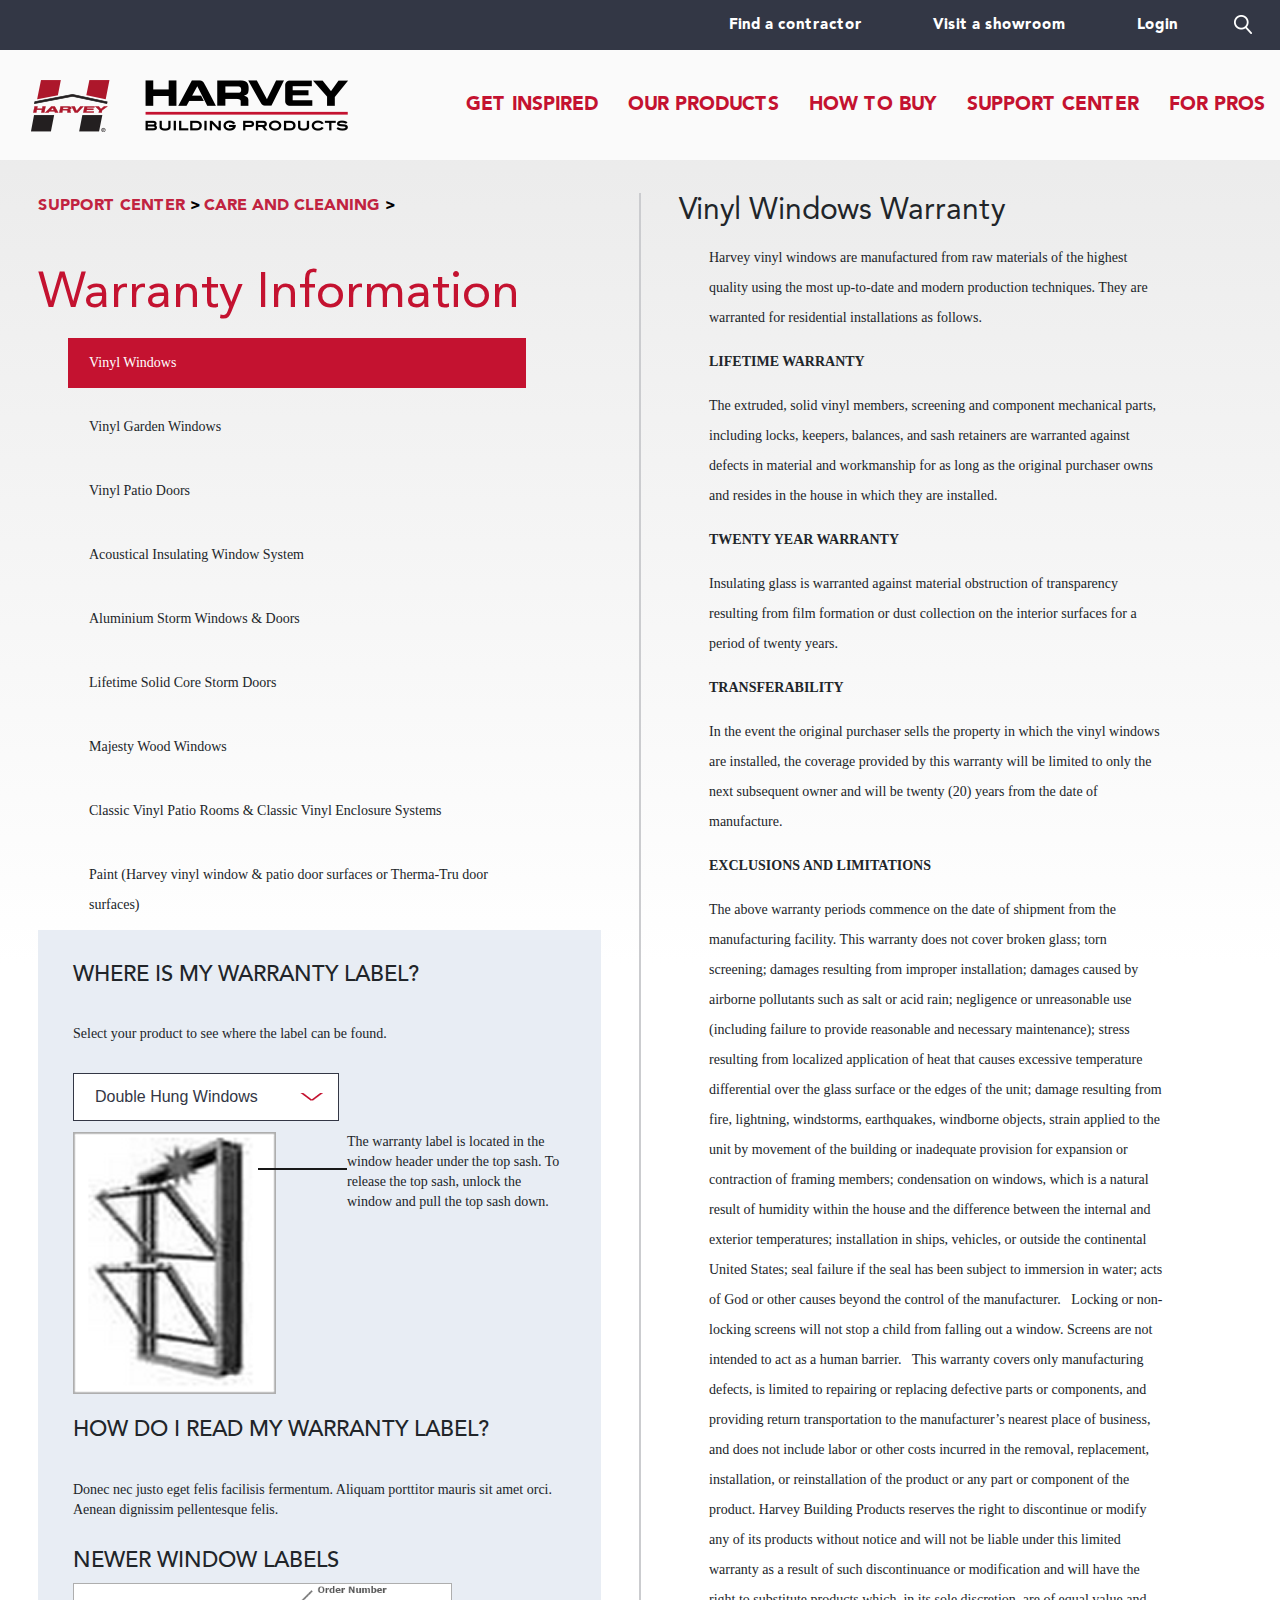
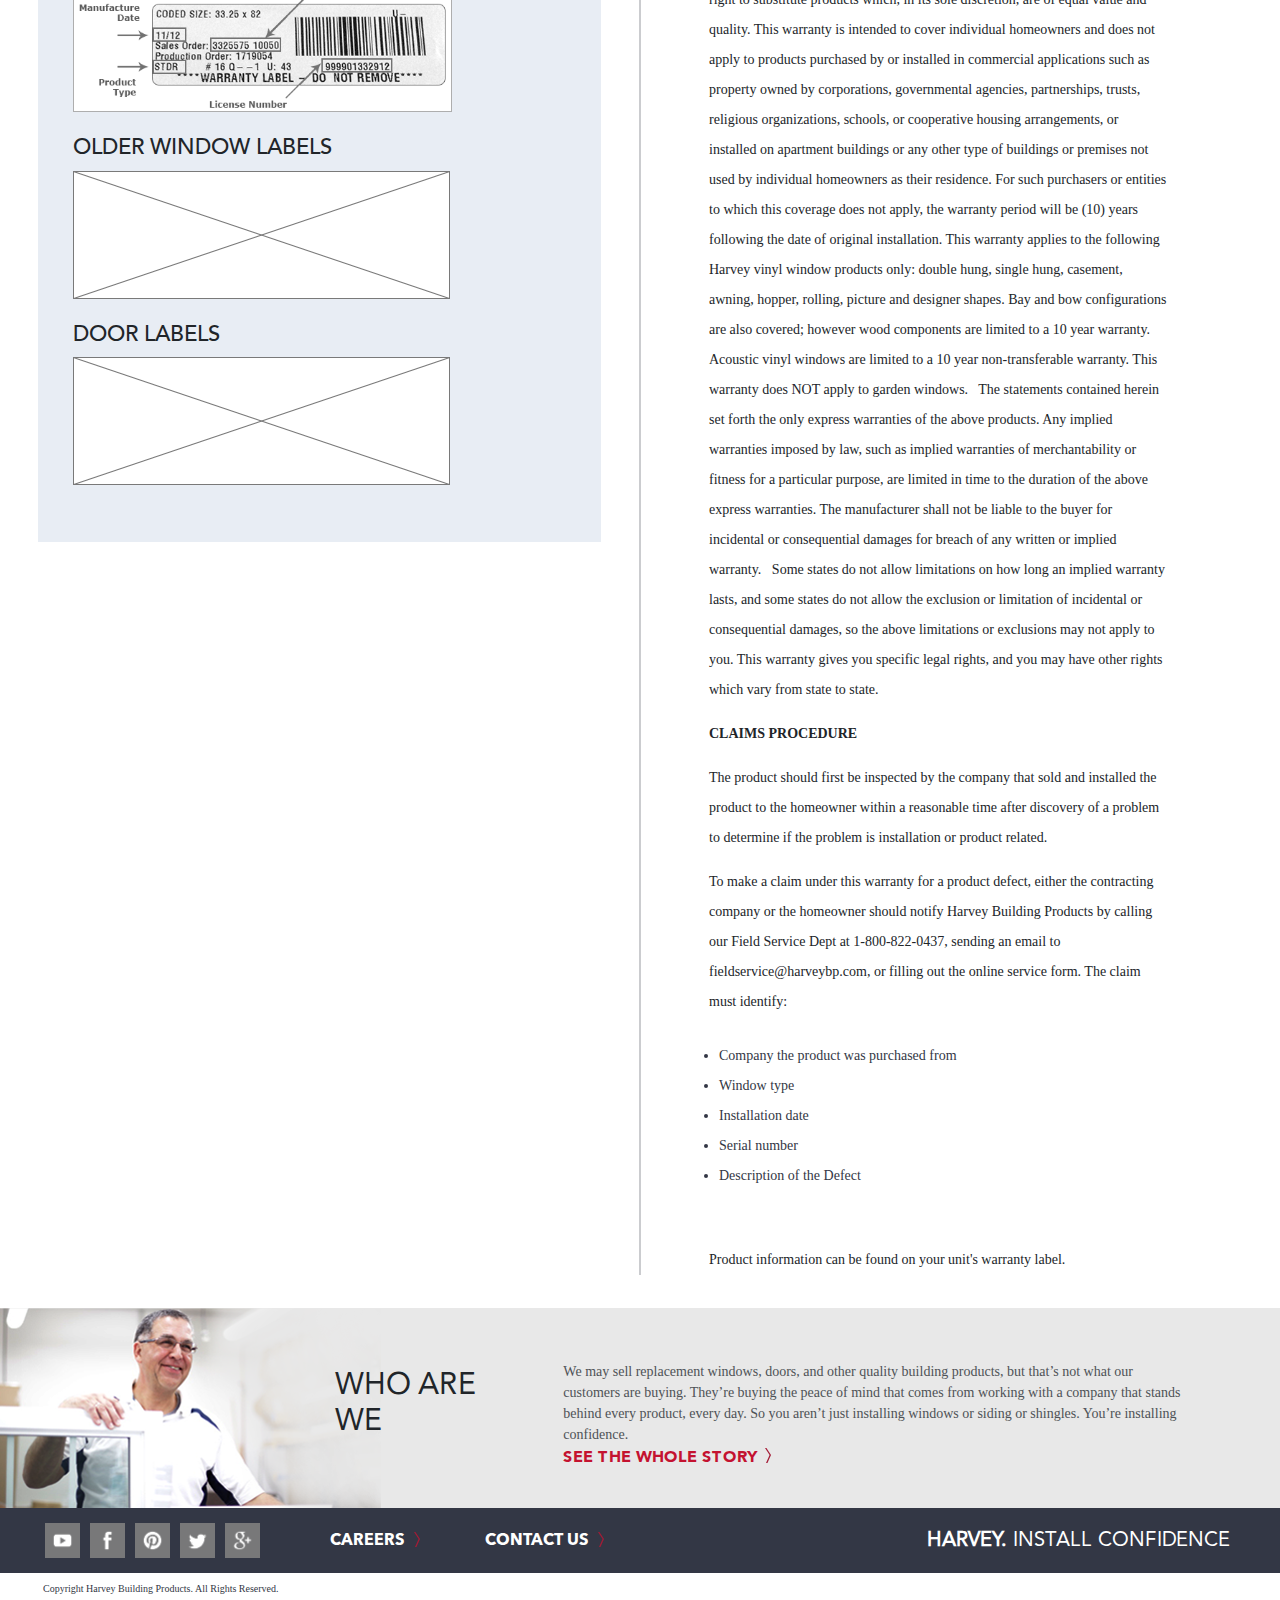
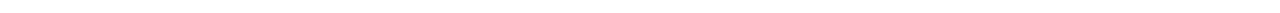
<file: warrantyinfo.html>
<!DOCTYPE html>
<html lang="en">

<head>
    <meta charset="UTF-8">
    <meta name="viewport" content="width=device-width, initial-scale=1.0">
    <meta http-equiv="X-UA-Compatible" content="ie=edge">
    <title>Harvey Building Products</title>
    <link rel="stylesheet" href="https://stackpath.bootstrapcdn.com/bootstrap/4.4.1/css/bootstrap.min.css"
        integrity="sha384-Vkoo8x4CGsO3+Hhxv8T/Q5PaXtkKtu6ug5TOeNV6gBiFeWPGFN9MuhOf23Q9Ifjh" crossorigin="anonymous">
    <link rel="stylesheet" href="main.css">
    <link rel="stylesheet" href="warranty.css">
</head>

<body>
    <header>
        <div class="headContainer">
            <div class="metamenu">
                <ul class="utilityNav">
                    <li class="nav-item"><a href="">Find a contractor</a></li>
                    <li class="nav-item"><a href="">Visit a showroom</a></li>
                    <li class="nav-item"><a href="">Login</a></li>
                    <li class="nav-item"><img src="images/search-icon.png"></li>
                </ul>
            </div>

            <div class="menu-mobile">
                <ul class="nav-ul-mobile">
                    <li class="nav-item d-flex"><a class="align-self-center" href="about.html">Get inspired</a></li>
                    <li class="nav-item d-flex"><a class="align-self-center" href="vinylwindows.html">Our products</a>
                    </li>
                    <li class="nav-item d-flex"><a class="align-self-center" href="howtobuy.html">How to buy</a></li>
                    <li class="nav-item d-flex"><a class="align-self-center" href="support.html">Support center</a></li>
                    <li class="nav-item d-flex"><a class="align-self-center" href="forpros.html">For pros</a></li>
                </ul>
            </div>
    </header>


    <div class="menu">
        <ul class="nav-ul">
            <li class="logo"><a style="
                padding-top: 0px;
                padding-bottom: 0px;
            " class="linkLogo" href="index.html"><img src="images/logo.png" alt=""></a></li>
            <li class="nav-item"><a class="align-self-center" href="about.html">Get inspired</a></li>
            <li class="nav-item"><a class="align-self-center" href="vinylwindows.html">Our products</a></li>
            <li class="nav-item"><a class="align-self-center" href="howtobuy.html">How to buy</a></li>
            <li class="nav-item"><a class="align-self-center" href="support.html">Support center</a></li>
            <li class="nav-item"><a class="align-self-center" href="forpros.html">For pros</a></li>
            <li class="nav-item"><a class="align-self-center hamburger" href=""><img class="hamburger"
                        src="images/location-button.png" alt=""></a>
            </li>
            <li class="nav-item"><a class="align-self-center hamburger" href=""><img src="images/search-button.png"
                        alt=""></a>
            </li>
            <li class="nav-item"><img id="menu-button" class="align-self-center hamburger"
                    src="images/hamburger-menu.png" alt="">
            </li>
        </ul>
    </div>
    <div class="container-fluid support">
        <div class="row">
            <div class="col choose" style="border-right: 2px solid #cbcccf;">
                <a id="suppLink" href="">SUPPORT CENTER <span style="color: black;">></span></a>
                <a id="suppLink" href="">CARE AND CLEANING <span style="color: black;">></span></a>
                <h1>Warranty Information</h1>
                <p class="active" id="firstP">Vinyl Windows</p>
                <p id="secP">Vinyl Garden Windows</p>
                <p id="thirdP">Vinyl Patio Doors</p>
                <p id="fourthP">Acoustical Insulating Window System</p>
                <p id="fifthP">Aluminium Storm Windows & Doors</p>
                <p id="sixthP">Lifetime Solid Core Storm Doors</p>
                <p id="seventhP">Majesty Wood Windows</p>
                <p id="eighthP">Classic Vinyl Patio Rooms & Classic Vinyl Enclosure Systems</p>
                <p id="ninethP">Paint (Harvey vinyl window & patio door surfaces or Therma-Tru door surfaces)</p>

                <div class="warrantybox">
                    <h5>Where is my warranty label?</h5>
                    <p>Select your product to see where the label can be found.</p>
                    <select>
                        <option>Double Hung Windows</option>
                    </select>

                    <div class="clearfix">
                        <img class="float-left" src="images/window.png" alt="">
                        <p>The warranty label is located in the window
                            header under the top
                            sash. To release the top
                            sash,
                            unlock the window and pull the top sash down.</p>
                    </div>


                    <h5>How do I read my warranty label?</h5>
                    <p>Donec nec justo eget felis facilisis fermentum. Aliquam porttitor mauris sit amet orci. Aenean
                        dignissim pellentesque felis.</p>
                    <h5 class="aboveLabel">NEWER WINDOW LABELS</h5>
                    <img src="images/label1.png" alt="">
                    <h5 class="aboveLabel">OLDER WINDOW LABELS</h5>
                    <img src="images/label2.png" alt="">
                    <h5 class="aboveLabel">DOOR LABELS</h5>
                    <img src="images/label2.png" alt="">
                </div>
            </div>
            <div class="col">
                <div id="text-info1">
                    <h3>Vinyl Windows Warranty</h3>
                    <p>Harvey vinyl windows are manufactured from raw materials of the highest quality using the most
                        up-to-date and modern production techniques. They are warranted for residential installations as
                        follows.</p>
                    <p><strong>LIFETIME WARRANTY</strong></p>
                    <p>The extruded, solid vinyl members, screening and component mechanical parts, including locks,
                        keepers, balances, and sash retainers are warranted against defects in material and workmanship
                        for as long as the original purchaser owns and resides in the house in which they are installed.
                    </p>
                    <p><strong>TWENTY YEAR WARRANTY</strong></p>
                    <p>Insulating glass is warranted against material obstruction of transparency resulting from film
                        formation or dust collection on the interior surfaces for a period of twenty years.</p>
                    <p><strong>TRANSFERABILITY</strong></p>
                    <p>In the event the original purchaser sells the property in which the vinyl windows are installed,
                        the coverage provided by this warranty will be limited to only the next subsequent owner and
                        will be twenty (20) years from the date of manufacture.</p>
                    <p><strong>EXCLUSIONS AND LIMITATIONS</strong></p>
                    <p>The above warranty periods commence on the date of shipment from the manufacturing facility.
                        This warranty does not cover broken glass; torn screening; damages resulting from improper
                        installation; damages caused by airborne pollutants such as salt or acid rain; negligence or
                        unreasonable use (including failure to provide reasonable and necessary maintenance); stress
                        resulting from localized application of heat that causes excessive temperature differential over
                        the glass surface or the edges of the unit; damage resulting from fire, lightning, windstorms,
                        earthquakes, windborne objects, strain applied to the unit by movement of the building or
                        inadequate provision for expansion or contraction of framing members; condensation on windows,
                        which is a natural result of humidity within the house and the difference between the internal
                        and exterior temperatures; installation in ships, vehicles, or outside the continental United
                        States; seal failure if the seal has been subject to immersion in water; acts of God or other
                        causes beyond the control of the manufacturer.
                         
                        Locking or non-locking screens will not stop a child from falling out a window. Screens are not
                        intended to act as a human barrier.
                         
                        This warranty covers only manufacturing defects, is limited to repairing or replacing defective
                        parts or components, and providing return transportation to the manufacturer’s nearest place of
                        business, and does not include labor or other costs incurred in the removal, replacement,
                        installation, or reinstallation of the product or any part or component of the product. Harvey
                        Building Products reserves the right to discontinue or modify any of its products without notice
                        and will not be liable under this limited warranty as a result of such discontinuance or
                        modification and will have the right to substitute products which, in its sole discretion, are
                        of equal value and quality. This warranty is intended to cover individual homeowners and does
                        not apply to products purchased by or installed in commercial applications such as property
                        owned by corporations, governmental agencies, partnerships, trusts, religious organizations,
                        schools, or cooperative housing arrangements, or installed on apartment buildings or any other
                        type of buildings or premises not used by individual homeowners as their residence. For such
                        purchasers or entities to which this coverage does not apply, the warranty period will be (10)
                        years following the date of original installation. This warranty applies to the following Harvey
                        vinyl window products only: double hung, single hung, casement, awning, hopper, rolling, picture
                        and designer shapes. Bay and bow
                        configurations are also covered; however wood components are limited to a 10 year warranty.
                        Acoustic vinyl windows are limited to a 10 year non-transferable warranty. This warranty does
                        NOT apply to garden windows.
                         
                        The statements contained herein set forth the only express warranties of the above products. Any
                        implied warranties imposed by law, such as implied warranties of merchantability or fitness for
                        a particular purpose, are limited in time to the duration of the above express warranties. The
                        manufacturer shall not be liable to the buyer for incidental or consequential damages for breach
                        of any written or implied warranty.
                         
                        Some states do not allow limitations on how long an implied warranty lasts, and some states do
                        not allow the exclusion or limitation of incidental or consequential damages, so the above
                        limitations or exclusions may not apply to you. This warranty gives you specific legal rights,
                        and you may have other rights which vary from state to state.</p>
                    <p><strong>CLAIMS PROCEDURE</strong></p>
                    <p>
                        The product should first be inspected by the company that sold and installed the product to the
                        homeowner within a reasonable time after discovery of a problem to determine if the problem is
                        installation or product related.
                    </p>
                    <p>
                        To make a claim under this warranty for a product defect, either the contracting company or the
                        homeowner should notify Harvey Building Products by calling our Field Service Dept at
                        1-800-822-0437, sending an email to fieldservice@harveybp.com, or filling out the online service
                        form. The claim must identify:
                    </p>  

                     
                    <ul>
                        <li>Company the product was purchased from</li>
                        <li>Window type</li>
                        <li>Installation date</li>
                        <li>Serial number</li>
                        <li>Description of the Defect</li>
                    </ul>  

                    <p>Product information can be found on your unit's warranty label.</p>


                </div>
                <div id="text-info2">
                    <h3>Vinyl Garden Windows</h3>
                </div>
                <div id="text-info3">
                    <h3>Vinyl Patio Doors</h3>
                </div>
                <div id="text-info4">
                    <h3>Acoustical Insulating Window System</h3>
                </div>
                <div id="text-info5">
                    <h3>Aluminium Storm Windows & Doors</h3>
                </div>
                <div id="text-info6">
                    <h3>Lifetime Solid Core Storm Doors</h3>
                </div>
                <div id="text-info7">
                    <h3>Majesty Wood Windows</h3>
                </div>
                <div id="text-info8">
                    <h3>Classic Vinyl Patio Rooms & Classic Vinyl Enclosure Systems</h3>
                </div>
                <div id="text-info9">
                    <h3>Paint (Harvey vinyl window & patio door surfaces or Therma-Tru door surfaces)</h3>
                </div>

            </div>
        </div>
    </div>

    <div class="container-fluid warranty-mobile">
        <div class="row">
            <h3>Warranty Information</h3>
        </div>
        <div id="r-1" class="row active">
            <div class="col-11">
                <h5>VINYL WINDOWS</h5>
            </div>
            <div class="col-1">
                <img src="images/arrow-down.png" alt="">
            </div>
        </div>
        <div id="content1">
            <p>Harvey vinyl windows are manufactured from raw materials of the highest quality using the most
                up-to-date and modern production techniques. They are warranted for residential installations as
                follows.</p>
            <p><strong>LIFETIME WARRANTY</strong></p>
            <p>The extruded, solid vinyl members, screening and component mechanical parts, including locks,
                keepers, balances, and sash retainers are warranted against defects in material and workmanship
                for as long as the original purchaser owns and resides in the house in which they are installed.
            </p>
            <p><strong>TWENTY YEAR WARRANTY</strong></p>
            <p>Insulating glass is warranted against material obstruction of transparency resulting from film
                formation or dust collection on the interior surfaces for a period of twenty years.</p>
            <p><strong>TRANSFERABILITY</strong></p>
            <p>In the event the original purchaser sells the property in which the vinyl windows are installed,
                the coverage provided by this warranty will be limited to only the next subsequent owner and
                will be twenty (20) years from the date of manufacture.</p>
            <p><strong>EXCLUSIONS AND LIMITATIONS</strong></p>
            <p>The above warranty periods commence on the date of shipment from the manufacturing facility.
                This warranty does not cover broken glass; torn screening; damages resulting from improper
                installation; damages caused by airborne pollutants such as salt or acid rain; negligence or
                unreasonable use (including failure to provide reasonable and necessary maintenance); stress
                resulting from localized application of heat that causes excessive temperature differential over
                the glass surface or the edges of the unit; damage resulting from fire, lightning, windstorms,
                earthquakes, windborne objects, strain applied to the unit by movement of the building or
                inadequate provision for expansion or contraction of framing members; condensation on windows,
                which is a natural result of humidity within the house and the difference between the internal
                and exterior temperatures; installation in ships, vehicles, or outside the continental United
                States; seal failure if the seal has been subject to immersion in water; acts of God or other
                causes beyond the control of the manufacturer.
                 
                Locking or non-locking screens will not stop a child from falling out a window. Screens are not
                intended to act as a human barrier.
                 
                This warranty covers only manufacturing defects, is limited to repairing or replacing defective
                parts or components, and providing return transportation to the manufacturer’s nearest place of
                business, and does not include labor or other costs incurred in the removal, replacement,
                installation, or reinstallation of the product or any part or component of the product. Harvey
                Building Products reserves the right to discontinue or modify any of its products without notice
                and will not be liable under this limited warranty as a result of such discontinuance or
                modification and will have the right to substitute products which, in its sole discretion, are
                of equal value and quality. This warranty is intended to cover individual homeowners and does
                not apply to products purchased by or installed in commercial applications such as property
                owned by corporations, governmental agencies, partnerships, trusts, religious organizations,
                schools, or cooperative housing arrangements, or installed on apartment buildings or any other
                type of buildings or premises not used by individual homeowners as their residence. For such
                purchasers or entities to which this coverage does not apply, the warranty period will be (10)
                years following the date of original installation. This warranty applies to the following Harvey
                vinyl window products only: double hung, single hung, casement, awning, hopper, rolling, picture
                and designer shapes. Bay and bow
                configurations are also covered; however wood components are limited to a 10 year warranty.
                Acoustic vinyl windows are limited to a 10 year non-transferable warranty. This warranty does
                NOT apply to garden windows.
                 
                The statements contained herein set forth the only express warranties of the above products. Any
                implied warranties imposed by law, such as implied warranties of merchantability or fitness for
                a particular purpose, are limited in time to the duration of the above express warranties. The
                manufacturer shall not be liable to the buyer for incidental or consequential damages for breach
                of any written or implied warranty.
                 
                Some states do not allow limitations on how long an implied warranty lasts, and some states do
                not allow the exclusion or limitation of incidental or consequential damages, so the above
                limitations or exclusions may not apply to you. This warranty gives you specific legal rights,
                and you may have other rights which vary from state to state.</p>
            <p><strong>CLAIMS PROCEDURE</strong></p>
            <p>
                The product should first be inspected by the company that sold and installed the product to the
                homeowner within a reasonable time after discovery of a problem to determine if the problem is
                installation or product related.
            </p>
            <p>
                To make a claim under this warranty for a product defect, either the contracting company or the
                homeowner should notify Harvey Building Products by calling our Field Service Dept at
                1-800-822-0437, sending an email to fieldservice@harveybp.com, or filling out the online service
                form. The claim must identify:
            </p>  

             
            <ul>
                <li>Company the product was purchased from</li>
                <li>Window type</li>
                <li>Installation date</li>
                <li>Serial number</li>
                <li>Description of the Defect</li>
            </ul>  

            <p>Product information can be found on your unit's warranty label.</p>
            <br>

        </div>
        <div id="r-2" class="row">
            <div class="col-11">
                <h5>VINYL GARDEN WINDOWS</h5>
            </div>
            <div class="col-1">
                <img src="images/arrow-down.png" alt="">
            </div>
        </div>

        <div id="content2">
            <p>VINYL GARDEN WINDWOS</p>
        </div>

        <div id="r-3" class="row">
            <div class="col-11">
                <h5>VINYL PATIO DOORS</h5>
            </div>
            <div class="col-1">
                <img src="images/arrow-down.png" alt="">
            </div>
        </div>

        <div id="content3">
            <p>VINYL PATIO DOORS</p>
        </div>

        <div id="r-4" class="row">
            <div class="col-11">
                <h5>ACOUSTICAL INSULATING / WINDOW SYSTEM</h5>
            </div>
            <div class="col-1">
                <img src="images/arrow-down.png" alt="">
            </div>
        </div>

        <div id="content4">
            <p>ACOUSTICAL INSULATING / WINDOW SYSTEM</p>
        </div>

        <div id="r-5" class="row">
            <div class="col-11">
                <h5>ALUMINIUM STORM WINDOWS & DOORS</h5>
            </div>
            <div class="col-1">
                <img src="images/arrow-down.png" alt="">
            </div>
        </div>

        <div id="content5">
            <p>ALUMINIUM STORM WINDOWS & DOORS</p>
        </div>

        <div id="r-6" class="row">
            <div class="col-11">
                <h5>LIFETIME SOLID CORE STORM DOORS</h5>
            </div>
            <div class="col-1">
                <img src="images/arrow-down.png" alt="">
            </div>
        </div>

        <div id="content6">
            <p>LIFETIME SOLID CORE STORM DOORS</p>
        </div>

        <div id="r-7" class="row">
            <div class="col-11">
                <h5>MAJESTY WOOD WINDOWS</h5>
            </div>
            <div class="col-1">
                <img src="images/arrow-down.png" alt="">
            </div>
        </div>

        <div id="content7">
            <p>MAJESTY WOOD WINDOWS</p>
        </div>

        <div id="r-8" class="row">
            <div class="col-11">
                <h5>CLASSIC VINYL PATIO ROOMS & CLASSIC VINYL ENCLOSURE SYSTEMS</h5>
            </div>
            <div class="col-1">
                <img src="images/arrow-down.png" alt="">
            </div>

        </div>

        <div id="content8">
            <p>CLASSIC VINYL PATIO ROOMS & CLASSIC VINYL ENCLOSURE SYSTEMS</p>
        </div>

        <div id="r-9" class="row">
            <div class="col-11">
                <h5>PAINT</h5>
                <h4>(HARVEY VINYL WINDOW & PATIO DOOR SURFACES OR THERMA-TRU DOOR SURFACES)</h4>
            </div>
            <div class="col-1">
                <img src="images/arrow-down.png" alt="">
            </div>
        </div>

        <div id="content9">
            <p>PAINT</p>
        </div>

    </div>

    <div class="warrantybox-mobile">
        <h5>Where is my warranty label?</h5>
        <p>Select your product to see where the label can be found.</p>
        <select>
            <option>Double Hung Windows</option>
        </select>

        <div style="margin: 0; padding: 0;" class="row">
            <div style="margin: 0; padding: 0;" class="col-6">
                <img src="images/window-mobile.png" alt="">
            </div>

            <div style="margin: 0; padding: 0;" class="col-6">
                <p>The warranty label is located in the window
                    header under the top
                    sash. To release the top
                    sash,
                    unlock the window and pull the top sash down.</p>
            </div>

        </div>


        <h5>How do I read my warranty label?</h5>
        <p>Donec nec justo eget felis facilisis fermentum. Aliquam porttitor mauris sit amet orci. Aenean
            dignissim pellentesque felis.</p>
        <h5 class="aboveLabel">Newer Window Labels</h5>
        <img src="images/label1.png" alt="">
        <h5 class="aboveLabel">Older Window Labels</h5>
        <img src="images/label2.png" alt="">
        <h5 class="aboveLabel">Door Labels</h5>
        <img src="images/label2.png" alt="">
    </div>

    <div class="container-fluid lastbanner">
        <div class="row">
            <div class="col-3" style="padding-left: 0px;">
                <img class="whoAreWe" src="images/whoarewe.png">
            </div>
            <div class="col-2 align-self-center">
                <h3>Who are we</h3>
            </div>
            <div class="col-7 align-self-center">
                <p>
                    We may sell replacement windows, doors, and other quality building products, but that’s not what our
                    customers are buying. They’re buying the peace of mind that comes from working with a company that
                    stands behind every product, every day. So you aren’t just installing windows or siding or shingles.
                    You’re installing confidence.
                </p>
                <a href="about.html">SEE THE WHOLE STORY</a><img class="fixArrowPos" src="images/arrow-right-link.png"
                    alt="">
            </div>
        </div>
    </div>

    <div class="container-fluid lastbanner-tablet">
        <div class="row lb-row">
            <div class="col-6 d-flex flex-wrap">
                <h3>Who are we</h3>
                <p>
                    We may sell replacement windows, doors, and other quality building products, but that’s not what our
                    customers are buying. They’re buying the peace of mind that comes from working with a company that
                    stands behind every product, every day. So you aren’t just installing windows or siding or shingles.
                    You’re installing confidence.
                </p>
                <a href="about.html">SEE THE WHOLE STORY</a><img style="margin-left: 3px; height: 11px;"
                    src="images/arrow-right-link.png" alt="">
            </div>

            <div class="col-6 d-flex justify-content-end" style="padding-right: 0px;">
                <img class="whoAreWe-reverse" src="images/whoarewe-forpros-reverse.png">
            </div>
        </div>
    </div>

    <div class="container-fluid lastbanner-mobile">
        <div class="row lb-row">
            <div class="col-7 d-flex flex-wrap" style="padding: 0px">
                <h3>Who are we</h3>
                <p>
                    We may sell replacement windows, doors, and other quality building products, but that’s not what our
                    customers are buying. They’re buying the peace of mind that comes from working with a company that
                    stands behind every product, every day. So you aren’t just installing windows or siding or shingles.
                    You’re installing confidence.
                </p>
                <a href="about.html">SEE THE WHOLE STORY</a><img style="margin-left: 3px; height: 11px;"
                    src="images/arrow-right-link.png" alt="">
            </div>
        </div>
    </div>

    <div class="container-fluid d-flex align-items-center footer-bar footer-mobile">
        <div class="row">
            <h6 class="tagline-mobile">
                <strong>HARVEY.</strong> INSTALL
                CONFIDENCE</h6>
        </div>
    </div>

    <div class="container-fluid footer-bar">

        <div class="row" style="
        margin-top: 0px;
        margin-right: 0px;">
            <div class="socialIcon first">
                <a href=""><img src="images/youtube-icon.png" alt=""></a>
            </div>
            <div class="socialIcon">
                <a href=""><img src="images/facebook-icon.png" alt=""></a>
            </div>
            <div class="socialIcon">
                <a href=""><img src="images/pinterest-icon.png" alt=""></a>
            </div>
            <div class="socialIcon">
                <a href=""><img src="images/twitter-icon.png" alt=""></a>
            </div>
            <div class="socialIcon last">
                <a href=""><img src="images/google-icon.png" alt=""></a>
            </div>
            <div class="footerLinks align-self-center">
                <a href="">CAREERS <img src="images/arrow-right-link.png" alt=""></a>

            </div>
            <div class="footerLinks align-self-center">
                <a href="support.html">CONTACT US
                    <img src="images/arrow-right-link.png" alt=""></a>
            </div>

            <h6 class="taglineh6 align-self-center">
                <strong>HARVEY.</strong> INSTALL
                CONFIDENCE</h6>
        </div>
    </div>

    <div class="container-fluid copyright">
        Copyright Harvey Building Products. All Rights Reserved.
    </div>



    <script src="https://code.jquery.com/jquery-3.4.1.js"
        integrity="sha256-WpOohJOqMqqyKL9FccASB9O0KwACQJpFTUBLTYOVvVU=" crossorigin="anonymous"></script>
    <script src="https://cdn.jsdelivr.net/npm/popper.js@1.16.0/dist/umd/popper.min.js"
        integrity="sha384-Q6E9RHvbIyZFJoft+2mJbHaEWldlvI9IOYy5n3zV9zzTtmI3UksdQRVvoxMfooAo"
        crossorigin="anonymous"></script>
    <script src="https://stackpath.bootstrapcdn.com/bootstrap/4.4.1/js/bootstrap.min.js"
        integrity="sha384-wfSDF2E50Y2D1uUdj0O3uMBJnjuUD4Ih7YwaYd1iqfktj0Uod8GCExl3Og8ifwB6"
        crossorigin="anonymous"></script>
    <script src="main.js"></script>
    <script src="warranty.js"></script>

</body>

</html>
</file>
<file: main.css>
/*FONT STYLES*/

@font-face {
    font-family: Avenir-Black;
    src: url("fonts/Avenir-Black.ttf");
  }

@font-face {
    font-family: Avenir-Medium;
    src: url("fonts/Avenir-Medium.ttf");
}

@font-face {
    font-family: Avenir-Roman;
    src: url("fonts/Avenir-Roman.ttf");
}

@font-face {
    font-family: Avenir-Next-Bold;
    src: url("fonts/AvenirNextLTPro-Bold.otf");
}

@font-face {
    font-family: Avenir-Next-Demi-Bold;
    src: url("fonts/AvenirNext-DemiBold.ttf");
}

@font-face {
    font-family: Avenir-Next-Regular;
    src: url("fonts/AvenirNextLTPro-Regular.otf");
}

.fixArrowPos {
    margin-top: -3px;
    margin-left: 8px;
}

.fixArrowPosLeft {
    margin-top: -3px;
    margin-right: 8px;
}

.fixArrowPosP {
    margin-top: -33px;
    margin-left: 8px;
}

.removeMargin {
    margin: 0;
}

a {
    font-family: Avenir-Black;
}

h1{
    font-size: 50px;
    font-family: Avenir-Roman, Arial;
    margin-bottom: 0px;
    transition: all 200ms;
}

h2 {
    font-size: 40px;
    font-family: Avenir-Roman, Arial;
    text-transform: uppercase;
    transition: all 200ms;
}

h3{
    font-size: 30px;
    font-family: Avenir-Roman, Arial;
    transition: all 200ms;
}

h4 {
    font-size: 22px;
    font-family: Avenir-Roman, Arial;
    transition: all 200ms;
}

h5 {
    font-size: 22px;
    font-family: Avenir-Medium, Arial;
    text-transform: uppercase;
    transition: all 200ms;
}

h6 {
    font-size: 20px;
    font-family: Avenir-Black, Arial;
    text-transform: uppercase;
    transition: all 200ms;
}

p {
    font-family: Verdana;
    font-size: 14px;
    transition: all 200ms;
}

ul {
    font-family: Verdana;
    font-size: 30px;
    color: #c41230;
    transition: all 200ms;
}

ol {
    font-family: Verdana;
    font-size: 30px;
    color: #c41230;
    transition: all 200ms;
}

button {
    margin: 13px 18px;
    font-family: Avenir-Black;
    font-size: 14px;
    color: #fff;
    background-color: #000;
    border: 1px solid white;
    transition: all 200ms;
}

button .standardBtn .searchBtn .dropdownBtn {
    padding: 8px;
}

button:hover {
    border: 1px solid #c41230;
    transition: all 200ms;
}

body {
    margin: 0;
    padding: 0;
    background-color: white;
}

/*TOP NAV BAR*/

.metamenu {
    top: 0;
    left: 0;
    background-color: #333745;
    display: flex;
    display: -webkit-box;      
    display: -moz-box;         
    display: -ms-flexbox;      
    display: -webkit-flex;  
    flex-direction: row;
    flex-wrap: wrap;
    justify-content: flex-end;
    align-items: center;
}

.utilityNav { 
    width: 100%;
    height: 50px;
    font-family: Avenir-Medium;
    font-size: 15px;
    display: flex;
    display: -webkit-box;      
    display: -moz-box;         
    display: -ms-flexbox;      
    display: -webkit-flex;  
    flex-direction: row;
    justify-content: flex-end;
    margin: 0;
}

.metamenu ul li{
    list-style-type: none;
    padding: 0 12px;
    align-self: center;
    margin: 16px;
    transition: all 200ms;
}

.metamenu ul li a{
    text-decoration: none;
    color: #fff;
    font-size: 15px;
    transition: all 200ms;
}

.metamenu ul  a:hover{
    color: #333745;
    background-color: white;
}

/*BOTTOM NAV BAR*/

.menu {
    position: absolute;
    background-color: rgba(255, 255, 255, 0.75);
    width: 100%;
    height: 110px;
    font-family: Avenir-Black;
    font-size: 19px;
    display: block;
    padding: 0;
    margin: 0;
}

.menu ul {
    margin: 0;
    margin-right: 0px;
    display: flex;
    display: -webkit-box;      
    display: -moz-box;         
    display: -ms-flexbox;      
    display: -webkit-flex;     
    flex-direction: row;
    justify-content: flex-end;
    height: 110px;
}

.menu ul li{
    display: flex;
    display: -webkit-box;      
    display: -moz-box;         
    display: -ms-flexbox;      
    display: -webkit-flex;  
    flex-direction: row;
    list-style-type: none;
    padding: 0;
    height: 110px;
    transition: all 100ms;  
}

.menu ul li a{
    text-decoration: none;
    color: #c41230;
    text-transform: uppercase;
    font-size: 19px;
    padding: 25px;
    margin: 0px;

}

.menu ul li .hamburger {
    display: none;
}

.menu ul li:hover{
    background-color: #fff;
    transition: all 100ms;
}

.menu ul li:hover a{
    color: #333745;
    transition: all 100ms;
}

.menu ul li.active{
    background-color: #fff;
}

.menu ul li a.active{
    color: #333745;
}

.menu ul li.logo:hover {
    background-color: transparent !important;
}

.logo {
    width: 317px;
    height: 52px;
    margin: 30px 0px;
    margin-right: auto;

}

/* Headlines*/

.headContainer {
    position: relative;
    height: auto;
    top: 0;
    left: 0;
}

.pageTitleBar {
    color: white;
    position: absolute;
    margin-top: 180px;
    width: auto;
    height: auto;
    padding: 1px 48px 1px 150px;
    background-color: #c41230;
    z-index: 10;
    transition: all 200ms;
}

.subhead_intro_bar {
    color: white;
    position: absolute;
    display: inline-block;
    height: auto;
    padding-top: 17px;
    padding-bottom: 20px;
    padding-right: 84px;
    padding-left: 150px;
    margin: 244px 20px 20px 0;
    background-color: rgba(51, 55, 69, 0.8);
    z-index: 10;
    transition: all 200ms;
}

.subhead_intro_bar button{
    margin-left: 0px;
    padding: 8px;
}

.pageTitleBar p{
    padding: 0 !important;
    margin: 0 !important;
}

.subhead_intro_bar p{
    padding: 0 !important;
    margin: 0 !important;
}


/*CAROUSEL*/

.featuredImage {
    position: absolute;
    width: 100%;
}

.menu {
    z-index: 11;
}


.carousel-inner > .carousel-item {
    height: 750px;
    transition: all 200ms;
 }

.carousel-control-prev {
    width: auto;
    left: 30px;
    opacity: 1;
}

.carousel-control-next {
    width: auto;
    right: 30px;
    opacity: 1;

}

.carousel-control-prev,
.carousel-control-next{
      top: 30%;
}

.carousel-indicators{
    list-style: none;
}

.carousel-indicators li {
    background-color: #4e5256;
    height: 10px;
    width: 10px;
    border-radius: 50%;
    opacity: 1;
    margin: 0 10px 30px 0;
}

.carousel-indicators li.active{
    background-color: rgba(255, 255, 255, 0);
    height: 15px;
    width: 15px;
    border-radius: 50%;
    border: 2px solid #4e5256;
    margin: 5px 10px 30px 0;          
    opacity: 1;
}

/*SECTION 3*/

.container-fluid{
    margin: 0;
    padding: 0;
}

.col {
    padding: 0;
}

.row {
    margin: 3px 3px 0 0;
    padding: 0;
}

.r1 {
    height: 300px;
    background-color: #4e5256;
    padding: 35px;
    margin: 0 3px 0 0;
}

.r1 p{
    color: #333745;
}

.r1 h2 {
    color: white;
}

.r1 button {
    margin: 0;
    padding: 8px;
    height: 36px;
}

.r1 p {
    margin: 0;
}

.zip {
    margin-right: 16px;
    padding: 16px;
    background-color: #e9e9e9;
    border: 1px solid black;
    font-family: Avenir-Black;
    font-size: 14px;
    font-style: italic;
    height: 36px;
}

.r2 {
    height: 300px;
    background-color: #5e8da0;
    padding: 35px;
    margin: 3px 3px 0 0;
}

.r2 h2 {
    color: white;
}

.r2 p {
    color: white;
    margin: 0;
}

.r2 button {
    margin: 0;
    padding: 8px;
    height: 36px;
}

.dropdownBtn img {
    padding: 0;
    margin-left: 68px;
    margin-right: 8px;
}

.banner2 p {
    font-size: 14px;
    line-height: 20px;
    color: #333745;
}

.banner2 h4 {
    color: #333745;
}

div .col {
    padding: 0;
}

.row1, .row2, .row3 {
    margin: 0 0 3px 0;
    height: 200px;
}

.row1 h4, p{
    margin: 14px 75px 0 30px;
}

.row2 h4, p{
    margin: 14px 75px 0 30px;
}

.row3 h4, p{
    margin: 14px 75px 0 30px;
}

.row1 a{
    color: #c41230;
    margin: 14px 36px 0 30px
}

.row2 a{  
    color: #c41230;
    margin: 14px 36px 0 30px
}

.row3 a{  
    color: #c41230;
    margin: 14px 36px 0 30px
}

.banner2 .thumbnail {
    width: 413px;
    height: 198px;
}

.link-arrow{
    width: 6px;
    height: 15px;
    margin-top: -3px;
}

.row1, .row2, .row3 {
    outline: 2px solid #e8edf4;
    outline-offset: -2px;
}

/*Who are we banner*/

.lastbanner {
    height: 200px;
    margin: 0;
    background-color: #e8e8e8;
}

.lastbanner h3{
    text-transform: uppercase;
    font-family: Avenir-Roman;
}

.lastbanner p{
    font-family: Verdana;
    font-size: 14px;
    color: #4e5256;
}

.whoAreWe {
    height: 200px;
}


.lastbanner a {
    color: #c41230;
    text-decoration: none;
}

.link-arrow{
    width: 6px;
    height: 15px;
    margin-top: -3px;
}

.lastbanner .col-7 p, a{
    margin-left: 15px;
}

/*Last banner tablet*/

.lastbanner-tablet {
    height: auto;
    margin: 0;
    background-color: #e8e8e8;
    display: none;
}

.lastbanner-tablet h3{
    text-transform: uppercase;
    font-family: Avenir-Roman;
}

.lastbanner-tablet p{
    font-family: Verdana;
    font-size: 11px;
    color: #4e5256;
    margin: 0px;
    transition: all 200ms;
}

.lastbanner-tablet a {
    font-size: 11px;
    color: #c41230;
    text-decoration: none;
    transition: all 200ms;
}

.link-arrow{
    height: 11px;
    margin-top: -3px;
}

.lastbanner-tablet .col-6 p, .lastbanner-tablet .col-6 a{
    margin-left: 15px;
}

.lastbanner-tablet .col-6 h3{
    margin-left: 15px;
    margin-top: 25px;
}


.lastbanner-tablet .col-6 {
    padding-right: 15px;
    height: auto;
    z-index: 2;
}

.lastbanner .row.lb-row {
    margin: 0px !important;
}

.whoAreWe-reverse {
    height: 240px;
}


/*Last banner mobile*/

.lastbanner-mobile {
    min-height: 200px;
    margin: 0;
    background-image: url("images/whoarewe-reverse.png");
    background-repeat: no-repeat;
    background-size: cover;
    background-position: right;
    background-color: #e8e8e8;
    display: none;
}

.lastbanner-mobile h3{
    text-transform: uppercase;
    font-family: Avenir-Roman;
}

.lastbanner-mobile p{
    font-family: Verdana;
    font-size: 11px;
    color: #4e5256;
    margin: 0px;
    transition: all 200ms;
}

.lastbanner-mobile a {
    font-size: 11px;
    color: #c41230;
    text-decoration: none;
    transition: all 200ms;
}

.link-arrow{
    height: 11px;
    margin-top: -3px;
}

.lastbanner-mobile .col-7 p, .lastbanner-mobile .col-7 a{
    margin-left: 15px;
}

.lastbanner-mobile .col-7 a{
    margin-bottom: 25px;
}

.lastbanner-mobile .col-7 h3{
    margin-left: 15px;
    margin-top: 25px;
}


.lastbanner-mobile .col-7 {
    padding-right: 15px;
    height: auto;
    z-index: 2;
}

.lastbanner .row.lb-row {
    margin: 0px !important;
}

.whoAreWe-reverse {
    height: 240px;
}

/*Footer Bar*/


.footer-bar {
    height: 65px;
    background-color: #333745;
}

.socialIcon img {
    height: 35px;
    width: 35px;
    margin: 15px 10px 15px 0;
}

.footerLinks a{
    color: #fff;
    font-family: Avenir-Next-Bold;
    padding-right: 50px;
}

.footerLinks a img {
    padding-left: 6px;
    margin-top: -3px;
}

.taglineh6{
    color: white;
    font-family: Avenir-Roman;
    margin: 0;
    margin-right: 50px;
    margin-left: auto;
}

.tagline-mobile{
    color: white;
    font-family: Avenir-Roman;
    margin: 13px 12px;
}

.footer-bar.footer-mobile {
    display: none !important;
}

.copyright {
    height: 40px;
    color: #333745;
    font-family: Verdana;
    font-size: 10px;
    padding-left: 43px;
    padding-top: 8px;
    transition: all 200ms;
}

.socialIcon.first{
    padding-left: 45px;
    transition: all 200ms;
}

.socialIcon.last {
    padding-right: 45px;
    transition: all 200ms;
}

.socialIcon a {
    padding: 0;
    margin: 0;
}

a .linkLogo {
    padding: 0px 25px
}

@media only screen and (max-width: 1299px) {

    ul.nav-ul {
        padding-left: 16px;
        transition: all 200ms;
    }
    .menu ul li a{
        padding-left: 15px;
        padding-right: 15px;
        transition: all 200ms;
    }

    .row1 .col, .row2 .col, .row3 .col{
        display: flex;
        display: -webkit-box;      
        display: -moz-box;         
        display: -ms-flexbox;      
        display: -webkit-flex;  
        flex-direction: row;
        flex-wrap: wrap;
        height: auto;
    }
    .row1, .row2, .row3 {
        display: flex;
        display: -webkit-box;      
        display: -moz-box;         
        display: -ms-flexbox;      
        display: -webkit-flex;  
        flex-direction: row;
        flex-wrap: wrap;
        height: auto;
        padding-bottom: 5px;
        transition: all 200ms;
    }

    .row1 p, .row2 p, .row3 p{
        margin-right: 0px;
        transition: all 200ms;
    }

    .row1 a, .row2 a, .row3 a{
        text-align: left;
    }

    .r1, .r2 {
        height: 50%;
    }
  }

@media only screen and (max-width: 1223px) {
    .row1 .col{
        justify-content: center;
    }

    .row2 .col{
        justify-content: center;
    }

    .row3 .col{
        justify-content: center;
    }

    .menu ul li a{
        padding-left: 10px;
        padding-right: 10px;
        transition: all 200ms;
    }
}

.menu-mobile {
    display: none;
    height: 320px;
    background-color: white;
}

.menu-mobile .nav-ul-mobile {
    width: 100%;
    height: 64px;
    padding-left: 0px;
}

.menu-mobile .nav-ul-mobile li{
    height: 64px;
    list-style: none;
}

.menu-mobile .nav-ul-mobile li a{
    margin-left: 15px;
    font-size: 16px;
    color: #c41230;
    text-decoration: none;
    text-transform: uppercase;
}

.menu-mobile .nav-ul-mobile li:hover a{
    color: #333745;
}

@media only screen and (max-width: 1165px) {

    .menu-mobile .nav-ul-mobile {
        display: block;
    }

    .menu, .menu ul, .menu ul li{
        height: 64px;
    }

    .subhead_intro_bar{
        margin-top: 148px;
    }

    .pageTitleBar {
        margin-top: 83px;
    }

    .logo {
        width: 317px;
        height: 52px;
        margin: 10px 0px;
        margin-right: auto;
    }

    .logo a img{
        width: 213px;
    }

    .utilityNav {
        display: none;
    }

    .menu ul li a{
        display: none;
        padding-left: 0px;
        padding-right: 1px;
        transition: all 200ms;
    }

    #menu-button {
        margin-right: 14px;
        cursor: pointer;
    }

    .menu ul li .hamburger {
        display: block;
    }
    
    .menu ul li a.linkLogo {
        display: block;
    }

    .menu ul li:hover{
        background-color: transparent;
    }
}

@media only screen and (max-width: 1140px) {
    .carousel-inner > .carousel-item {
        height: 500px;
        transition: all 200ms;
    }

    a.carousel-control-prev {
        display: none;
    }
}

@media only screen and (max-width: 1025px){
    .footer-bar.footer-mobile {
        display: block !important;
    }

    .taglineh6 {
        display: none;
    }

    .socialIcon.first{
        padding-left: 12px;
        transition: all 200ms;
    }

    .socialIcon.last {
        padding-right: 12px;
        transition: all 200ms;
    }

    .socialIcon img{
        width: 17px;
        height: 17px;
    }

    .footerLinks a{
        margin: 0px;
        padding-right: 24px;
        font-size: 12px;
    }
}

@media only screen and (max-width: 950px) {
    .lastbanner {
        display: none;
    }

    .lastbanner-tablet {
        display: block;
    }
    
    .banner2 {
        width: 100%;
    }
}

@media only screen and (max-width: 823px) { 
    .carousel-control-next {
        width: auto;
        right: 15px;
        opacity: 1;
    
    }
    
    .carousel-control-next{
          top: 15%;
    }
}

@media only screen and (max-width: 785px){
    div.row.reverseThisColumn{
        display: flex;
        display: -webkit-box;      
        display: -moz-box;         
        display: -ms-flexbox;      
        display: -webkit-flex;  
        flex-direction: column-reverse;
        flex-wrap: wrap;
    }

    .row1 a, .row2 a, .row3 a{
        margin: 0px;
    }

    .carousel-indicators{
        display: none;
    }

    .carousel-item img{
        width: 100% !important;
        height: auto !important;
    }   

    
    .carousel-inner > .carousel-item {
        height: 350px;
    }


    .subhead_intro_bar{
        padding-left: 24px;
        transition: all 200ms;
    }

    .pageTitleBar {
        padding-left: 24px;
        transition: all 200ms;
    }

    .footerLinks a{
        margin: 0px;
        padding-right: 12px;
        font-size: 12px;
    }
}

@media only screen and (max-width: 750px) {
    
    .lastbanner-tablet {
        display: none;
    }

    .lastbanner-mobile{
        display: block;
    }

.lastbanner-mobile .col-7 h3{
        margin-top: 26px;
    }

    .r1, .r2 {
        padding: 8px 15px;
    }
}

@media only screen and (max-width: 690px) {

    .subhead_intro_bar{
        padding: 12px 12px 14px 12px;
        margin-top: 129px;
        width: 310px !important;
        transition: width 200ms;
    }

    .subhead_intro_bar p{
        font-size: 11px;
        transition: all 200ms;
    }

    button{
        font-size: 12px;
        transition: all 200ms;
    }

    .pageTitleBar {
        padding: 6px 6px 6px 12px;
        margin-top: 83px;
        transition: all 200ms;
    }

    .pageTitleBar h1{
        transition: all 200ms;
        font-size: 26px;
    }
    

    .row2 .col {
        display: flex;
        display: -webkit-box;      
        display: -moz-box;         
        display: -ms-flexbox;      
        display: -webkit-flex;  
        flex-direction: row;
        flex-wrap: wrap;
    }

    .row1 p, .row2 p, .row3 p {
        display: none;
    }

    .row1 h4, .row2 h4, .row3 h4 {
        margin: 0;
        align-self: center;
        font-size: 14px;
        transition: all 200ms;
    }

    .row1 a, .row2 a, .row3 a {
        margin: 0;
        font-size: 14px;
        transition: all 200ms;
    }

    .banner2 .thumbnail {
        height: 90px;
        width: auto;
    }

    .r1 h2, .r2 h2{
        font-size: 30px;
        transition: all 200ms;
    }

    .r1 p, .r2 p{
        font-size: 11px;
        transition: all 200ms;
    }

    .r1, .r2 {
        margin-right: 0px;
    }

    .reverseThisColumn {
        margin-right: 0px;
    }
}

@media only screen and (max-width: 568px){
    .carousel-inner > .carousel-item {
        height: 350px;
    }

    .carousel-item img {
        height: 100% !important;
        width: auto !important;
    }

    .carousel-control-next{
        display: none;
    }

    .socialIcon.last {
        padding-right: 0px;
    }
    .footerLinks a{
        margin: 0px;
        padding-right: 4px;
        font-size: 12px;
    }

    .logo img {
        width: 170px !important;
    }

    .logo {
        margin-top: 15px;
    }
}
</file>
<file: aboutcss.css>
.subhead_intro_bar{
    width: 60%;
    padding-bottom: 69px;
}

.subhead_intro_bar p a{
    font-family: Verdana;
    font-size: 14px;
    color: white;
    padding-bottom: 6px;
    margin: 0;
    text-decoration: none;
    border-bottom: 1px solid white;
}

.featuredImage {
    position: absolute;
    width: 100%;
    
}

.about-carousel {
    height: 750px;
    background-image: url("images/about-carousel-img.png");
    background-repeat: no-repeat;
    background-size: cover;
}

.about-info h4 p {
    color: #333745;
    padding: 0px;
    margin: 0px;
}

.about-info a {
    padding: 0;
    margin: 0;
    color: #c41230;
}

.about-container .col {
    padding: 50px 48px 53px 48px;
}

.about-container {
    background-color: #efefef;
}

div .row {
    margin: 0;
}

@media only screen and (max-width: 950px){
    .subhead_intro_bar{
        padding: 12px 15px 30px 12px;
    }

    .pageTitleBar {
        padding-left: 12px;
    }
    
    .about-carousel {
        height: 500px;
    }
}

@media only screen and (max-width: 690px){

    .subhead_intro_bar{
        width: 320px !important;
    }

    .subhead_intro_bar h3{
        font-size: 17px;
    }

    .subhead_intro_bar p a{
        font-size: 11px;
    }

    .about-carousel {
        height: 350px;
    }

    .about-container .row {
        display: flex;
        flex-direction: column;
        flex-wrap: wrap;
    }

    .about-container .row h4{
        font-size: 17px;
    }

    .about-container .row p{
        font-size: 11px;
    }

    div.col.about-info {
        padding: 14px 29px;
    }
}

.lastbanner-mobile {
    background-image: url("images/whoarewe-about-reverse.png");
}
</file>
<file: faq.css>
body {
    background-image: linear-gradient(0deg, rgba(255,255,255,1) 70%, rgba(232,232,232,1) 100%);
}

div .row {
    margin: 0;
}

div {
    background-color: transparent;
}

.support {
    margin-top: 110px;
}

.support p {
    line-height: 30px;
}

.support p.active {
    background-color: #c41230;
    color: white;
}

.support .col {
    padding: 0px 38px;
    margin-top: 33px;
    margin-bottom: 33px;
}

.support h1{
    margin-top: 46px;
    color: #c41230;
}

#suppLink {
    font-family: Avenir-Black;
    font-size: 16px;
    color: #c12340;
    text-decoration: none;
    margin: 0;
}

.choose p{
    cursor: pointer;
    padding: 0px 21px;
}

#text-info1 {
    display: block;
}

#text-info2, #text-info3, #text-info4, #text-info5, #text-info6, #text-info1, #text-info8, #text-info9 {
    display: none;
}


#text-info10, #text-info11, #text-info12, #text-info13, #text-info14, #text-info15, #text-info16, #text-info17, #text-info18, #text-info19 {
    display: none;
}

ul{
    font-family: Verdana;
    font-size: 14px;
    color: #333745;
    line-height: 30px;
}

.warrantybox {
    background-color: #e8edf4;
    padding: 33px 35px;
}

.warrantybox p {
    margin: 0;
    padding: 0;
    line-height: 20px;
    margin-bottom: 29px;
}

.warrantybox h5 {
    margin-bottom: 35px;
}


.warrantybox h5.aboveLabel {
    margin-bottom: 8px;
}

.warrantybox img{
    margin-bottom: 24px;
}

select {
    background: url("images/arrow-down.png") no-repeat right #fff;
    -webkit-appearance: none;
    background-position-x: 226px;
}

select {
    width: 266px;
    padding: 11px 21px;
    border-color: #333745;
    color: #333745;
    margin-bottom: 11px;
}

.searchBtn {
    padding: 8px;
    margin: 0;
}

.warranty-mobile {
    display: none;
    margin-top: 64px;
}


.warrantybox-mobile {
    display: none;
}


.warrantybox-mobile img{
    width: 100%;
}

.warranty-mobile h3 {
    color: #c41230;
    font-size: 26px;
    margin: 38px 11px 25px 11px;
}

.warranty-mobile h4 {
    font-size: 12px;
}

.warranty-mobile h5 {
    font-size: 17px;
    color: #333745;
    margin: 0px;
}

.warranty-mobile p {
    font-size: 11px;
    margin: 11px;
}

.warranty-mobile .row {
    margin: 1px 0px;
}

div.row.active {
    background-color: #c41230 !important;
}

div.row.active .col-1 img{
    content:url("images/arrow-up.png");
}

div.row.active h5 {
    color: white !important;
}

.warranty-mobile .row:not(:first-child){
    background-color: #e8edf4;
    color: #333745;
    display: flex;
    flex-direction: row;
    align-items: center;
    padding: 15px 30px;
}

.col-11 {
    margin: 0;
    padding: 0;
}

.col-1 {
    margin: 0;
    padding: 0;
}

#content2, #content3, #content4, #content5, #content6, #content1, #content8, #content9, #content10, #content11, #content12 {
    display: none;
}


#content13, #content14, #content15, #content16, #content17, #content18, #content19 {
    display: none;
}

.warrantybox-mobile {
    margin: 0;
    margin-top: 8px;
    padding: 0 11px;
    padding-bottom: 24px;
    background-color: #e8edf4;
}

.warrantybox-mobile p{
    margin: 0;
    font-size: 11px;
}

.warrantybox-mobile select{
    margin-top: 5px;
    font-size: 11px;
}

.warrantybox-mobile h5 {
    padding-top: 26px;
    font-family: Avenir-Medium;
    font-size: 17px;
    text-transform: none;
}

.warrantybox-mobile h5.aboveLabel {
    margin-bottom: 16px;
}

.warrantybox-mobile img{
    margin-top: 0;
}

@media only screen and (max-width: 1165px) {
    .support {
        display: none;
    }

    .warranty-mobile {
        display: block;
    }

    .warrantybox {
        padding: 26px 11px;
        margin-top: 24px;
    }

    .warrantybox p {
        margin: 0;
    }
}
</file>
<file: forpros.css>
.subhead_intro_bar{
    width: 50%;
    padding-bottom: 69px;
}

.subhead_intro_bar a{
    font-family: Avenir-Next-Demi-Bold;
    font-size: 14px;
    line-height: 22px;
    color: white;
    text-decoration: none;
    margin-left: 0px;
}

.featuredImage {
    position: absolute;
    width: 100%;
    
}

.forpros-carousel {
    height: 750px;
    background-image: url("images/forpros-carousel-img.jpg");
    background-repeat: no-repeat;
    background-size: cover;
}

div .row {
    margin-top: 3px;
}

.specsAndDrawing {
    background-color: #95a886;
    color: white;
}

.specsAndDrawing .col {
    padding: 50px 40px;
}

.specsAndDrawing h2 {
    color: white;
}

.specsAndDrawing p {
    color: white;
    margin: 0;
}

.specsAndDrawing a{
    font-family: Avenir-Next-Demi-Bold;
    font-size: 14px;
    line-height: 22px;
    color: white;
    text-decoration: none;
}

.specsAndDrawing a img{
    padding-top: 30px;
}

.standardBtn {
    padding: 8px;
    margin-left: 0px;
}

.pdf-link {
    margin-top: 30px;
}

.pdf-link a{
    margin-left: 0;
}

.pdf-link img{
    margin-right: 15px;
}

.calendar-container p{
    font-family: Avenir-Medium;
    margin: 0;
}

.calendar-row {
    border-top: 2px solid #e5ebf3;
    border-bottom: 2px solid #e5ebf3;
    margin-top: 1px;
    padding: 20px 105px;
    color: #333745;
}

.calendar-row h5{
    text-transform: none;
}

.calendarIMG {
    margin-right: 23px;
}

.calendar-container .col {
    padding: 84px 40px 0px;
}

.calendar-container .col a {
    font-family: Avenir-Next-Demi-Bold;
    font-size: 14px;
    line-height: 22px;
    color: #c41230;
    text-decoration: none;
    margin-left: 0px;
}

.card1 {
    background-color: #333745;
    color: white;
    padding: 84px 40px;
}

.card2 {
    background-color: #c41230;
    color: white;
    padding: 84px 40px;
}

.card2 a{
    color: white !important;
}

.card2 .col {
    padding: 0;
    margin: 0;
}

.card3 {
    background-color: #8f9087;
    color: white;
    padding: 84px 40px;
}

.card1 button, .card3 button {
    margin-left: 0px;
    margin-right: 0px;
    margin-bottom: 0px;
}

.lastbanner-mobile {
    background-image: url("images/whoarewe-forpros-reverse.png");
    min-height: 200px;
    margin: 0;
    background-repeat: no-repeat;
    background-size: cover;
    background-position: right;
    background-color: #e8e8e8;
}

.hide{
    display: none;
}

.calendar-mobile{
    display: none;
}

.card2 .col:first-child{
    margin-right: 30px;
}

@media only screen and (max-width: 1165px){
    .subhead_intro_bar{
        padding-left: 100px;
    }

    .pageTitleBar {
        padding-left: 100px;
    }
}

@media only screen and (max-width: 1000px){
    .hide{
        display: block;
    }

    .specsAndDrawing .row .col:nth-child(3){
        display: none;
    }
}

@media only screen and (max-width: 850px){

    .float-right {
        height: 77px;
    }
    .subhead_intro_bar p{
        display: none;
    }

    .forpros-carousel {
        height: 550px;
    }

    .calendar-container .row{
        display: flex;
        flex-direction: column;
    }

    .calendar-row {
        flex-direction: row;
        padding-left: 45px;
        padding-right: 45px;
    }

    .row .card2 {
        flex-direction: row;
    }

    .calendarIMG {
        width: 77px;
    }

    .calendar-mobile{
        display: block;
    }

    .calendar-normal {
        display: none;
    }

    .card1{
        padding-left: 11px;
        padding-right: 11px;
    }

    .card1 button{
        width: 150px;
    }

    .card2 {
        padding-left: 11px;
        padding-right: 11px;
    }

    .card3{
        padding-left: 11px;
        padding-right: 11px;
    }

    .card3 button{
        width: 220px;
    }

    .row {
        margin-right: 0px;
    }

    .calendar-container .col {
        padding-left: 11px;
        padding-right: 11px;
    }

    .subhead_intro_bar{
        padding-left: 11px;
        padding-right: 10px;
    }

    .pageTitleBar {
        padding-left: 11px;
    }
}

@media only screen and (max-width: 690px){
    .forpros-carousel {
        height: 350px;
    }

    .subhead_intro_bar h3 {
        font-size: 17px;
    }

    .subhead_intro_bar a {
        font-size: 17px;
    }

    .subhead_intro_bar {
        padding-bottom: 16px;
    }

    h2{
        font-size: 30px;
    }

    p {
        font-size: 11px;
    }

    h5 {
        font-size: 17px
    }

    .specsAndDrawing a{
        font-size: 12px;
        line-height: 12px;
    }

    .specsAndDrawing .col{
        padding: 24px 11px 12px 11px;
    }

    .card1 {
        padding-top: 45px;
        padding-bottom: 25px;
    }

    .card2 {
        padding-top: 45px;
        padding-bottom: 25px;
    }

    .card3 {
        padding-top: 45px;
        padding-bottom: 25px;
    }

    .pdf-link {
        margin-top: 12px;
    }
}
</file>
<file: howtobuy.css>
body {
    background-image: linear-gradient(0deg, rgba(255,255,255,1) 70%, rgba(232,232,232,1) 100%);
}

.visit-showroom {
    background-color: transparent;
}

.visit-showroom h3{
    margin-top: 83px;
    margin-bottom: 52px;
}

.visit-showroom .row {
    margin: 33px 37px;
    margin-bottom: 0;
    padding-top: 33px;  
}

.visit-showroom .col {
    padding:0px 70px;
    background-color: transparent;
}

.visit-showroom .col.rightcol {
    padding:0px;
    background-color: transparent;
}


a, p{
    margin: 0;
}

.visit-showroom {
    margin-top: 110px;
}

.visit-showroom h1{
    color: #c41230;
}

.visit-showroom h3 {
    font-family: Avenir-Medium;
    color: #333745;
}

.suppLink {
    font-family: Avenir-Black;
    font-size: 16px;
    color: #c12340;
    text-decoration: none;
    margin: 0;
}

.suppLink:hover {
    font-family: Avenir-Black;
    font-size: 16px;
    color: #c12340;
    text-decoration: none;
    margin: 0;
}

.visit-showroom .row{
    padding-top: 32px;
    margin-left: 0px;
    margin-right: 0px;
}

.visit-showroom .p-label {
    margin-left: 70px;
}

.p-label a {
    font-family: Avenir-Next-Demi-Bold;
    font-size: 14px;
    color: #333745;
    text-decoration: none;
}

.p-label, .p-label-img {
    margin-bottom: 50px;
}

mark {
    text-decoration: none;
    color: #c12340;
    background-color: transparent;
}

input {
    width: 290px;
    padding: 11px 21px;
    color: #333745;
    background-color: #efefef;
    border: 1px solid black;
}

.standardBtn {
    padding: 8px;
    margin: 0px;
}

div.row.row-3 {
    margin: 0px 107px;
    padding-bottom: 42px;
}

.row-3 .col{
    padding-right: 0px;
}

.label-details{
    margin-left: 70px;
}

div.row.divider{
    margin: 0;
    padding: 0;
}

div.row.divider img{
    
    width: 100vw - 214px;
}

.row-3 h3{
    margin: 0px;
}

.results {
    height: 54px;
    background-color: #e8edf4;
    margin-top: 0px;
}

.results p {
    font-size: 22px;
    color: #333745;
    padding-left: 103px;
}

.row-4 {
    padding: 0px;
    margin: 31px 31px;
}

.r4-col, .r4-col.row, .r4-col.row.col {
    padding: 0;
    margin: 0;
}


.first-item, .third-item {
    padding: 67px 67px;
}


.second-item, .fourth-item {
    padding: 67px 67px;
}

.first-item{
    border-right:1px solid #e8edf4;
    border-bottom:1px solid #e8edf4;
}

.second-item{
    border-right:1px solid #e8edf4;
    border-top:1px solid #e8edf4;
}

.third-item{
    border-left:1px solid #e8edf4;
    border-bottom:1px solid #e8edf4;
}

.fourth-item{
    border-left:1px solid #e8edf4;
    border-top:1px solid #e8edf4;
}

#double-lines a{
    text-decoration: none;
    color: #333745;
}

.standardBtn {
    height: 40px;
    margin: 0px;
}

.helpbanner {
    background-color: #e8edf4;
    padding: 9px 107px;
    margin-bottom: 6px;
}

.helpbanner a{
    color: #c41230;
    text-decoration: none;
    font-family: Verdana;
}

select {
    width: 100%;
    padding: 11px 21px;
    border-color: #333745;
    color: #333745;
}

select {
    background: url("images/arrow-down.png") no-repeat right #efefef;
    -webkit-appearance: none;
    background-position-x: 206px;
}

div.row.row-dropdowns {
    margin: 0;
    margin-left: 97px;
    margin-bottom: 97px;
    margin-right: 97px;
    padding: 0;
}


div.row.row-dropdowns div.col {
    margin: 0;
    padding: 0 10px;
}

.documents-container a{
    font-size: 16px;
    font-family: Verdana;
    color: #333745;
    font-weight: Verdana;
    text-decoration: none;
}

.documents-container a.active {
    font-weight: bold;
}

.dc-row1 {
    margin: 36px 107px;
}

.drawing {
    height: 271px;
    width: 211px;
    border: 1px solid black;
}

.dc-row2 {
    margin: 36px 107px;
}

.dc-row3 {
    margin: 36px 107px;
    margin-bottom: 100px;
}

.nrOfPages {
    margin-right: 0px;
    margin-left: auto;
}


#window-style {
    background-color: #e8edf4;
    width: 100%;
    padding: 22px 42px;
}

#window-style h5{
    margin: 0;
}

a.window-link{
    color: #333745 !important;
    text-decoration: none !important;
}

div.windows {
    margin-top: 33px;
    padding: 20px;
    width: 160px;
    text-align: center;
}

#pabove {
    margin-bottom: 110px;
}

.feature-title {
    font-family: Avenir-Next-Regular;
    margin-top: 36px;
}

.col.features {
    background-image: url("images/window-vinyl.png") no-repeat;
    background-position: right;
    background-size: cover;
}

.feature-container {
    width: auto;
}

.feature-container h3{
    padding-bottom: 11px;
}

.window-vinyl {
    height: 690px;
    margin-right: 40px;
    margin-top: -70px;
}

.row.windowdesigner {
    background-color: #cd833b;
    color: white;
    padding: 39px 127px 27px 44px;
}

.row.findharvey {
    background-color: #4e5256;
    color: white;
    margin-right: 3px;
    padding: 39px 127px 39px 44px;
}

.row.findharvey button{
    margin-top: 92px;
}

.row.windowdesigner button{
    margin-top: 70px;
}

.zip {
    margin-top: 92px;
    height: 40px;
    width: 130px;
}

.row.topofmap {
    height: 55px;
    background-color: #e8edf4;
}

.zipinput{
    margin:0 16px;
    width: 127px;
    padding: 8px;
    background-color: #e9e9e9;
    border: 1px solid black;
    font-family: Avenir-Black;
    font-size: 14px;
    font-style: italic;
}

.searchBtnMap {
    padding: 8px;
    margin: 0px;
}

.gmap_canvas {
    overflow: hidden;
    background: none !important;
    height: 100% !important;
    width: 100% !important;
}

.slider-HowToBuy {
    width: 653px;
    padding-right: 25px;
}
.slider-HowToBuy ul {
    list-style: none outside none;
    padding-left: 0;
    margin-bottom: 0;
}
.slider-HowToBuy li {
    display: block;
    float: left;
    margin-right: 0px;
    cursor: pointer;
}


.slideControls{
    position: absolute;
    width: 100%;
    top: 175px;
    left: 0;

}

.slideNext{
    right: 35px;
    position: absolute;
    cursor: pointer;
}

.slidePrev{
    left:0;
    margin-left: -50px;
    position: absolute;
    cursor: pointer;
}

li.lslide.active img{
    width: 100%;
}

.map-responsive1 {
    display: none;
}

.map-responsive2 {
    display: none;
}

.row.topofmap{
    margin-right: 0px !important;
}

@media only screen and (max-width: 1295px) {
    .container-fluid .row .col {
        margin: 0px !important;
    }
}

@media only screen and (max-width: 1165px){
    .visit-showroom .row {
        display: flex;
        flex-direction: column;
    }

    .visit-showroom .col.rightcol {
        display: flex;
        justify-content: center;
    }

    .visit-showroom .col {
        padding: 11px;
    }

    .visit-showroom h3 {
        margin-top: 22px;
        margin-bottom: 12px;
    }

    .suppLink {
        display: none   ;
    }

    .slidePrev {
        margin-left: 15px;
    }

    .visit-showroom .row {
        margin-top: 0px;
        padding-top: 0px;
    }

    .visit-showroom {
       margin-top: 64px !important;
    }

    .visit-showroom h1 {
        margin-top: 0px !important;
    }

    .row.findharvey {
        margin-right: 0px;
    }

    .row.windowdesigner {
        margin-right: 0px;
    }
}

@media only screen and (max-width: 835px) {
    .slider-HowToBuy {
        width: 550px;
        padding-right: 25px;
    }

    li.lslide.active{
        width: 550px;
    }

    .visit-showroom h3 {
        font-size: 17px;
    }

    .visit-showroom p {
        font-size: 11px;
    }

    .visit-showroom h1{
        font-size: 26px;
    }

    .row.topofmap p {
        display: none;
    }

    h2 {
        font-size: 30px;
    }

    p {
        font-size: 11px;
    }

    input{
        font-size: 11px;
    }

    .row.topofmap {
        display: flex;
        justify-content: start !important;
    }

    .row.findharvey {
        padding: 15px 11px;
    }

    .row.findharvey button {
        margin-top: 39px;
    }

    .row.findharvey input {
        margin-top: 39px;
    }

    .row.windowdesigner {
        padding: 15px 11px;
    }

    .row.windowdesigner button {
        margin-top: 39px;
    }

    .row.windowdesigner input {
        margin-top: 39px;
    }
}

@media only screen and (max-width: 730px) {
    .map-responsive {
        display: none;
    }

    .map-responsive1 {
        display: block;
    }
}

@media only screen and (max-width: 665px) {
    .slider-HowToBuy {
        width: 500px;
        padding-right: 25px;
    }

    li.lslide.active{
        width: 500px;
    }

    .slideControls {
        top: 145px;
    }
}

@media only screen and (max-width: 610px) {
    .slider-HowToBuy {
        width: 400px;
        padding-right: 25px;
    }

    li.lslide.active{
        width: 400px;
    }

    .slideControls {
        top: 75px;
    }
}

@media only screen and (max-width: 530px) {
    .map-responsive1 {
        display: none;
    }

    .map-responsive2 {
        display: block;
    }

    .slider-HowToBuy {
        width: 300px;
        padding-right: 25px;
    }

    li.lslide.active{
        width: 300px;
    }

    .slideControls {
        top: 55px;
    }
}
</file>
<file: rep-parts.css>
body {
    background-image: linear-gradient(0deg, rgba(255,255,255,1) 70%, rgba(232,232,232,1) 100%);
}

.rep-parts .row {
    margin: 33px 37px;
    margin-bottom: 0;
    padding-top: 33px;
}

.rep-parts .col {
    padding-right: 70px;
}


a, p{
    margin: 0;
}

.rep-parts {
    margin-top: 110px;
}

.rep-parts h1{
    color: #c41230;
}

.suppLink {
    font-family: Avenir-Black;
    font-size: 16px;
    color: #c12340;
    text-decoration: none;
    margin: 0;
}

.suppLink:hover {
    font-family: Avenir-Black;
    font-size: 16px;
    color: #c12340;
    text-decoration: none;
    margin: 0;
}

.rep-parts .row{
    padding-top: 32px;
}

.rep-parts .p-label {
    margin-left: 70px;
}

.p-label a {
    font-family: Avenir-Next-Demi-Bold;
    font-size: 14px;
    color: #333745;
    text-decoration: none;
}

.p-label, .p-label-img {
    margin-bottom: 70px;
}

.p-label-img {
    display: flex;
    justify-content: end;
}

mark {
    text-decoration: none;
    color: #c12340;
    background-color: transparent;
}

input {
    width: 290px;
    padding: 11px 21px;
    color: #333745;
    border: 1px solid black;
}

.standardBtn {
    padding: 8px;
    margin: 0px;
}

div.row.row-3 {
    margin: 0px 107px;
    padding-bottom: 42px;
}

.row-3 .col{
    padding-right: 0px;
}

.label-details{
    margin-left: 70px;
}

div.row.divider{
    margin: 0;
    padding: 0;
}

div.row.divider img{
    
    width: 100%;
}

.row-3 h3{
    margin: 0px;
}

.results {
    height: 54px;
    background-color: #e8edf4;
    margin-top: 0px;
}

.results p {
    font-size: 22px;
    color: #333745;
    padding-left: 103px;
}

.row-4 {
    padding: 0px;
    margin: 31px 31px;
}

.r4-col, .r4-col.row, .r4-col.row.col {
    padding: 0;
    margin: 0;
}


.first-item, .third-item {
    padding: 67px 67px;
}


.second-item, .fourth-item {
    padding: 67px 67px;
}

.first-item{
    border-right:1px solid #e8edf4;
    border-bottom:1px solid #e8edf4;
}

.second-item{
    border-right:1px solid #e8edf4;
    border-top:1px solid #e8edf4;
}

.third-item{
    border-left:1px solid #e8edf4;
    border-bottom:1px solid #e8edf4;
}

.fourth-item{
    border-left:1px solid #e8edf4;
    border-top:1px solid #e8edf4;
}

#double-lines a{
    text-decoration: none;
    color: #333745;
}

.standardBtn {
    margin-top: 19px;
}

.helpbanner {
    background-color: #e8edf4;
    padding: 9px 107px;
    margin-bottom: 6px;
}

.helpbanner a{
    color: #c41230;
    text-decoration: none;
    font-family: Verdana;
}

.row-3 .col:nth-child(5){
    display: flex;
    justify-content: center;
}

.product-code-mobile{
    width: 100%;
    display: none;
}

.row-3 .col{
    margin-right: 10px;
}

img.parts{
    height: 170px;
    transition: height 200ms;
}

.first-item .col:first-child{
    margin-right: 12px;
}
.second-item .col:first-child{
    margin-right: 12px;
}
.third-item .col:first-child{
    margin-right: 12px;
}
.fourth-item .col:first-child{
    margin-right: 12px;
}

@media only screen and (max-width: 1270px){
    .first-item {
        display: flex;
        flex-direction: column;
    }

    .second-item {
        display: flex;
        flex-direction: column;
    }

    .third-item {
        display: flex;
        flex-direction: column;
    }

    .fourth-item {
        display: flex;
        flex-direction: column;
    }
}

@media only screen and (max-width: 1145px){
    .row-2 {
        display: flex;
        flex-direction: column;
    }

    .p-label-img {
        justify-content: center;
    }

    .p-label-img{
        margin-bottom: 24px;
    }

    .rep-parts .row-2 .col:first-child{
        margin: 0px;
        margin-bottom: 15px;
    }

    .rep-parts .row-2 .col:nth-child(2){
        padding: 0px;
        display: flex;
        justify-content: center !important;
    }

    .rep-parts .row {
        margin-top: 0px;
    }

    .suppLink {
        display: none;
    }

    .rep-parts {
        margin-top: 0px;
    }

    .row-3 {
        display: flex;
        flex-direction: column;
        text-align: center;
    }

    .rep-parts .col {
        padding-right: 0px;
    }

    .rep-parts div.row.row-3 {
        margin: 0px 11px !important;
    }

    .rep-parts .row-3 .col:nth-child(5){
        display: flex;
        justify-content: center;
    }

}

@media only screen and (max-width: 590px) {

    .first-item {
        display: flex;
        flex-direction: row;
    }

    .second-item {
        display: flex;
        flex-direction: row;
    }

    .third-item {
        display: flex;
        flex-direction: row;
    }

    .fourth-item {
        display: flex;
        flex-direction: row;
    }

    .rep-parts .row-3 .col:nth-child(5){
        display: flex;
        justify-content: start;
    }

    .rep-parts .row {
        margin-left: 11px;
        margin-right: 11px;
    }

    label {
        font-size: 11px;
    }

    p{
        font-size: 11px;
    }

    h3{
        font-size: 17px;
    }

    h1{
        font-size: 26px;
    }

    .p-label-img img{
        width: 100%;
    }

    .product-code-mobile {
        display: flex;
        flex-direction: row;
        justify-content: space-between;
    }

    .product-code-mobile div:first-child{
        margin-right: 8px;
    }

    .product-code-mobile input{
        width: 100%;
    }

    .rep-parts .row-3 .col:nth-child(2){
        display: none;
    }

    .rep-parts .row-3 .col:nth-child(3){
        display: none;
    }

    .row-3 {
        text-align: left;
    }

    .results p{
        font-size: 17px;
        text-align: left;
        padding-left: 11px;
    }

    .row .first-item {
        padding: 14px 12px;
    }

    .row .second-item {
        padding: 14px 12px;
    }

    .row .third-item {
        padding: 14px 12px;
    }

    .row .fourth-item {
        padding: 14px 12px;
    }

    .row-4 {
        margin: 11px;
        display: flex;
        flex-direction: column;
    }

    img.parts {
        height: 150px;
        transition: height 200ms;
    }

    .r4-col {
        display: flex;
        flex-direction: column;
    }

    .helpbanner {
        padding: 11px;
    }
}

@media only screen and (max-width: 410px){
    img.parts{
        width: auto;
        height: 79px;
    }
}

wrapper {
    display: block;
    margin: 0;
    padding: 0;
    border: 0;
    font-size: 17px;
    font-family: Avenir-Medium;
    text-transform: uppercase;
}
</file>
<file: sndrawings.css>
body {
    background-image: linear-gradient(0deg, rgba(255,255,255,1) 70%, rgba(232,232,232,1) 100%);
}

.rep-parts .row {
    margin: 33px 37px;
    margin-bottom: 0;
    padding-top: 33px;
}

.rep-parts .col {
    padding-right: 70px;
}


a, p{
    margin: 0;
}

.rep-parts {
    margin-top: 110px;
}

.rep-parts h1{
    color: #c41230;
    text-transform: uppercase;
}

.suppLink {
    font-family: Avenir-Black;
    font-size: 16px;
    color: #c12340;
    text-decoration: none;
    margin: 0;
}

.suppLink:hover {
    font-family: Avenir-Black;
    font-size: 16px;
    color: #c12340;
    text-decoration: none;
    margin: 0;
}

.rep-parts .row{
    padding-top: 32px;
}

.rep-parts .p-label {
    margin-left: 70px;
}

.p-label a {
    font-family: Avenir-Next-Demi-Bold;
    font-size: 14px;
    color: #333745;
    text-decoration: none;
}

.p-label, .p-label-img {
    margin-bottom: 50px;
}

mark {
    text-decoration: none;
    color: #c12340;
    background-color: transparent;
}

input {
    width: 290px;
    padding: 11px 21px;
    color: #333745;
    border: 1px solid black;
}

.standardBtn {
    padding: 8px;
    margin: 0px;
}

div.row.row-3 {
    margin: 0px 107px;
    padding-bottom: 42px;
}

.row-3 .col{
    padding-right: 0px;
}

.label-details{
    margin-left: 70px;
}

div.row.divider{
    margin: 0;
    padding: 0;
}

div.row.divider img{
    
    width: 100vw - 214px;
}

.row-3 h3{
    margin: 0px;
}

.results {
    height: 54px;
    background-color: #e8edf4;
    margin-top: 0px;
}

.results p {
    font-size: 22px;
    color: #333745;
    padding-left: 103px;
}

.row-4 {
    padding: 0px;
    margin: 31px 31px;
}

.r4-col, .r4-col.row, .r4-col.row.col {
    padding: 0;
    margin: 0;
}


.first-item, .third-item {
    padding: 67px 67px;
}


.second-item, .fourth-item {
    padding: 67px 67px;
}

.first-item{
    border-right:1px solid #e8edf4;
    border-bottom:1px solid #e8edf4;
}

.second-item{
    border-right:1px solid #e8edf4;
    border-top:1px solid #e8edf4;
}

.third-item{
    border-left:1px solid #e8edf4;
    border-bottom:1px solid #e8edf4;
}

.fourth-item{
    border-left:1px solid #e8edf4;
    border-top:1px solid #e8edf4;
}

#double-lines a{
    text-decoration: none;
    color: #333745;
}

.standardBtn {
    margin-top: 19px;
}

.helpbanner {
    background-color: #e8edf4;
    padding: 9px 107px;
    margin-bottom: 6px;
}

.helpbanner a{
    color: #c41230;
    text-decoration: none;
    font-family: Verdana;
}

select {
    width: 100%;
    padding: 11px 21px;
    border-color: #333745;
    color: #333745;
}

select {
    background: url("images/arrow-down.png") no-repeat right;
    -webkit-appearance: none;
    background-position-x: 95%;
}

div.row.row-dropdowns {
    margin: 0;
    margin-left: 97px;
    margin-bottom: 97px;
    margin-right: 97px;
    padding: 0;
}


div.row.row-dropdowns div.col {
    margin: 0;
    padding: 0 10px;
}

.documents-container a{
    font-size: 16px;
    font-family: Verdana;
    color: #333745;
    font-weight: Verdana;
    text-decoration: none;
}

.documents-container a.active {
    font-weight: bold;
}

.dc-row1 {
    margin: 36px 107px;
}

.drawing {
    height: 271px;
    width: 211px;
    border: 1px solid black;
}

.dc-row2 {
    margin: 36px 107px;
}

.dc-row3 {
    margin: 36px 107px;
    margin-bottom: 100px;
}

.nrOfPages {
    margin-right: 0px;
    margin-left: auto;
}

p.clear-all{
    text-align: right;
    font-size: 14px;
    font-family: Avenir-Next-Demi-Bold;
    margin-top: 19px;
    margin-right: 14px;
    cursor: pointer;
}

.nrOfPages-mobile {
    display: flex;
    flex-direction: row;
    flex-wrap: nowrap;
    margin-right: 0px;
    margin-left: auto;
}

.dc-row2-mobile {
    display: flex;
    flex-direction: column;
}
.dc-row1-mobile {
    margin: 15px 11px;
    display: none;
}

.dc-row2-mobile {
    margin: 15px 11px;
    display: none;
}



.dc-row2-mobile .col{
    margin: 8px 0;
    text-align: left;
}

select {
    text-transform: uppercase;
}

.row-dropdowns .col:nth-child(5){
    display: none;
}

.searchBtn {
    padding: 8px;
    margin: 0px;
    margin-top: 18px;
    display: none;
    font-size: 12px;
}

.let-us-know-mobile {
    display: none;
}

div.row.divider img {
    width: 100%;
}


@media only screen and (max-width: 1100px){
    .row-dropdowns {
        display: flex;
        flex-direction: column;
    }

    select {
        background: url("images/arrow-down-gray.png")  no-repeat right;
        -webkit-appearance: none;
        background-position-x: 95%;
    }
}

@media only screen and (max-width: 750px) {

    .let-us-know-mobile {
        display: block;
    }

    .let-us-know-mobile strong {
        color: #c41230;
    }

    .let-us-know-mobile p {
        line-height: 14px;
        margin-top: 10px;
    }

    h4 {
        font-size: 11px;
    }

    .let-us-know {
        display: none;
    }

    p.clear-all {
        display: none;
    }

    .searchBtn {
        display: block;
    }

    .row-dropdowns .col:nth-child(5){
        display: block;
    }

    .suppLink {
        display: none;
    }
    .dc-row1 {
        display: none;
    }

    .dc-row2 {
        display: none;
    }

    .dc-row3 {
        display: none;
    }

    .dc-row1-mobile {
        display: flex;
    }

    .dc-row2-mobile {
        display: flex;
    }

    .rep-parts .row:first-child {
        margin: 11px;
        padding: 0px !important;
    }

    .rep-parts {
        margin-top: 101px;
    }

    .rep-parts h1 {
        margin: 0px !important;
        font-family: Avenir-Roman;
        font-size: 26px;
        text-transform: none;
    }

    .rep-parts h3 {
        font-family: Avenir-Medium;
        font-size: 17px;
    }

    p {
        font-size: 11px;
    }

    label {
        font-size: 11px;
    }

    select {
        font-size: 11px;
        text-transform: none;
    }
    .row-2 {
        margin: 17px 11px 0 11px !important;
    }

    div.row.row-2 {
        padding-top: 0px !important;
    }

    .rep-parts .p-label {
        margin: 0;
        padding: 0;
    }

    div.row.row-dropdowns {
        margin: 11px;
    }

    div.row.row-dropdowns div.col{
        padding: 0;
    }

    .nrOfPages-mobile p {
        font-size: 12px;
        font-family: Avenir-Next-Demi-Bold;
    }

    .dc-row2-mobile a {
        font-size: 12px;
        font-family: Avenir-Next-Demi-Bold;
    }
}
</file>
<file: support.css>
body {
    background-image: linear-gradient(0deg, rgba(255,255,255,1) 70%, rgba(232,232,232,1) 100%);
}

div .row {
    margin: 0;
}

.support {
    margin-top: 110px;
}

.support p {
    line-height: 20px;
}

.support .col {
    padding: 0px 35px;
    margin-top: 33px;
    margin-bottom: 33px;
}

.support .row .col:first-child{
    border-right: 2px solid #cbcccf;
}

.support h1{
    margin-top: 46px;
    color: #c41230;
}

#suppLink {
    font-family: Avenir-Black;
    font-size: 16px;
    color: #c12340;
    text-decoration: none;
    margin: 0;
}

ul {
    font-family: Verdana;
    font-size: 14px;
    color: #333745;
    line-height: 30px;
}

.contact-p {
    font-size: 22px;
    margin-right: 0px;
}

.contact-p img{
    margin-right: 10px;
}

mark {
    text-decoration: none;
    color: #c12340;
    background-color: transparent;
}

form button.float-left {
    display: none;
}

div .justify-content-between h5{
    margin-left: 70px;
}

div .justify-content-between p{
    margin-right: 70px;
}

.form-container #firstPartOfForm, #secondPartOfForm, #thirdPartOfForm, #fourth, #fifth{
    display: flex;
    justify-content: space-between;
}

select {
    width: 290px;
    padding: 11px 21px;
    border-color: #333745;
    color: #333745;
}

select {
    background: url("images/v.png") no-repeat right #efefef;
    -webkit-appearance: none;
    background-position-x: 268px;
    
}

input {
    width: 290px;
    padding: 11px 21px;
    border: 1px solid #333745;
    color: #333745;
}

#formRedBg h6{
    font-family: Avenir-Medium;
    font-size: 20px;
}

#formRedBg {
    background-color: #c12340;
    padding: 20px 35px;
    color: white;
}

#formRedBg p {
    font-family: Verdana;
    font-size: 14px;
    line-height: 20px;
}

form div{
    margin: 20px 35px;
}

#secondPartOfForm{
    margin: 0;
}

#secondPartOfForm div{
    margin: 20px 0 0 0;
}

#thirdPartOfForm {
    margin: 0 35px
}

#thirdPartOfForm div{
    margin: 0 35px
}

#streetAddress input {
    width: 100%;
}

#streetAddress {
    margin: 0 35px;
    padding: 20px 35px;
}

#fourth {
    margin: 0 35px;
}

#fourth-mobile {
    display: none;
    margin-top: 0;
    margin-bottom: 0;
}

#fourth-mobile div{
    margin-top: 0;
    margin-bottom: 0;
}

#fourth-mobile div.clearfix{
    margin-top: 20px;
}

#fourth div{
    padding: 0 35px;
    margin: 0;
}

#fourth input {
    width: 200px;
}

#fourth select {
    width: 150px;
    background: url("images/v.png") no-repeat right white;
    -webkit-appearance: none;
    background-position-x: 130px;
}

#sixth input {
    width: auto;
}

div.clearfix.float-left {
    margin-top: 0px;
}

div.clearfix.float-right {
    margin-right: 0px;
    margin-top: 0px;
}

#seventh {
    padding: 0px 35px;
    margin-top: 0px;
    margin-bottom: 0px;
}

#seventh textarea {
    width: 100%;
    height: 86px;
    resize: none;
}

#seventh input {
    width: auto;
}

.standardBtn {
    padding: 8px;
    margin: 0px;
    margin-right: 70px;
}

input, textarea, select {
    background-color: white;
}

@media only screen and (max-width: 1299px) {
    .support .row .col:first-child{
        border-right: none;
    }
}

@media only screen and (max-width: 1165px) {
    .support .row {
        display: flex;
        flex-direction: column;
        flex-wrap: wrap;
    }
}

@media only screen and (max-width: 890px) {

    select {
        width: 100%;
    }
    
    select {
        background-position-x: 90%;
    }
    
    input {
        width: 100%;
    }

    #firstPartOfForm {
        display: flex;
        flex-direction: column;
        flex-wrap: wrap;
    }

    #firstPartOfForm select{
        width: 100%;
        background-position-x: 97%;
        transition: width 200ms;
    }

    #secondPartOfForm {
        display: flex;
        flex-direction: column;
        flex-wrap: wrap;
    }

    #secondPartOfForm input{
        width: 100%;
        transition: width 200ms;
    }

    #thirdPartOfForm {
        display: flex;
        flex-direction: column;
        flex-wrap: wrap;
    }

    #thirdPartOfForm input{
        width: 100%;
        transition: width 200ms;
    }

    #fourth {
        display: none;
    }

    #fourth-mobile {
        display: block;
    }

    #fifth {
        display: flex;
        flex-direction: column;
        flex-wrap: wrap;
    }

    #fifth input{
        width: 100%;
        transition: width 200ms;
    }

    #sixth {
        display: none;
    }
}

    #fourth-mobile .row{
        display: flex;
        flex-direction: row;
        flex-wrap: nowrap;
    }

    #fourth-mobile .row .col{
        padding: 0px 35px;
    }


@media only screen and (max-width: 735px) {

    #fourth-mobile .row .col{
        padding: 0px;
    }

    #fourth-mobile .row .col:first-child{
        padding-right: 9px;
    }

    label{
        font-size: 11px;
    }
    select{
        font-size: 11px;
    }
    input{
        font-size: 11px;
    }

    #formRedBg p{
        font-size: 11px;
    }

    h5{
        font-size: 30px;
    }

    .support .row{
        display: flex;
        flex-direction: column;
        flex-wrap: wrap;
    }

    .support {
        margin-top: 65px;
    }

    .support .col {
        padding: 0px;
        margin-top: 37px;
    }

    .support p{
        margin-left: 11px;
        font-size: 11px;
    }

    .support h1{
        margin-left: 11px;
        font-size: 26px;
        margin-top: 0px;
    }

    .support ul li{
        font-size: 11px;
    }

    .support #suppLink{
        display: none;
    }

    #firstPartOfForm {
        padding-left: 11px;
        padding-right: 11px;
        margin: 0px;
    }

    #firstPartOfForm div{
        margin: 9px 0px;
    }

    #formRedBg {
        padding-left: 11px;
        padding-right: 11px;
        margin: 0px;
    }

    #formRedBg div{
        margin: 9px 0px;
    }

    #thirdPartOfForm {
        padding-left: 11px;
        padding-right: 11px;
        margin: 0px;
    }

    #thirdPartOfForm div{
        margin: 9px 0px;
    }

    div .justify-content-between h5{
        margin-left: 11px;
    }

    div .justify-content-between p{
        margin-right: 11px;
    }

    #streetAddress {
        padding-left: 11px;
        padding-right: 11px;
        margin: 0px;
    }

    #streetAddress div{
        margin: 9px 0px;
    }

    #fourth-mobile {
        padding-left: 11px;
        padding-right: 11px;
        margin: 0px;
    }

    #fourth-mobile div{
        margin: 9px 0px;
    }

    #fifth {
        padding-left: 11px;
        padding-right: 11px;
        margin: 0px;
    }

    #fifth div{
        margin: 9px 0px;
    }

    #seventh {
        padding-left: 11px;
        padding-right: 11px;
        margin: 0px;
    }

    #seventh div{
        margin: 9px 0px;
    }

    form button.float-right {
        display: none;
    }

    form button.float-left {
        display: block;
        margin-left: 11px;
        margin-top: 32px;
    }
}
</file>
<file: vinylwindows.css>
body {
    background-image: linear-gradient(0deg, rgba(255,255,255,1) 70%, rgba(232,232,232,1) 100%);
}

.nav-ul-mobile li a {
    margin-left: 15px;
}

.rep-parts .row {
    margin: 33px 37px;
    margin-bottom: 0;
    padding-top: 32px;
}

.rep-parts .col {
    padding-right: 70px;
}


a, p{
    margin: 0;
}

.rep-parts {
    margin-top: 110px;
}

.rep-parts h1{
    color: #c41230;
}

.suppLink {
    font-family: Avenir-Black;
    font-size: 16px;
    color: #c12340;
    text-decoration: none;
    margin: 0;
}

.suppLink:hover {
    font-family: Avenir-Black;
    font-size: 16px;
    color: #c12340;
    text-decoration: none;
    margin: 0;
}


.rep-parts .p-label {
    margin-left: 70px;
}

.p-label a {
    font-family: Avenir-Next-Demi-Bold;
    font-size: 14px;
    color: #333745;
    text-decoration: none;
}

.p-label, .p-label-img {
    margin-bottom: 50px;
}

mark {
    text-decoration: none;
    color: #c12340;
    background-color: transparent;
}

input {
    width: 290px;
    padding: 11px 21px;
    color: #333745;
    background-color: #efefef;
    border: 1px solid black;
}

.standardBtn {
    padding: 8px;
    margin: 0px;
}

div.row.row-3 {
    margin: 0px 107px;
    padding-bottom: 42px;
}

.row-3 .col{
    padding-right: 0px;
}

.label-details{
    margin-left: 70px;
}

div.row.divider{
    margin: 0;
    padding: 0;
}

div.row.divider img{
    
    width: 100vw - 214px;
}

.row-3 h3{
    margin: 0px;
}

.results {
    height: 54px;
    background-color: #e8edf4;
    margin-top: 0px;
}

.results p {
    font-size: 22px;
    color: #333745;
    padding-left: 103px;
}

.row-4 {
    padding: 0px;
    margin: 31px 31px;
}

.r4-col, .r4-col.row, .r4-col.row.col {
    padding: 0;
    margin: 0;
}


.first-item, .third-item {
    padding: 67px 67px;
}


.second-item, .fourth-item {
    padding: 67px 67px;
}

.first-item{
    border-right:1px solid #e8edf4;
    border-bottom:1px solid #e8edf4;
}

.second-item{
    border-right:1px solid #e8edf4;
    border-top:1px solid #e8edf4;
}

.third-item{
    border-left:1px solid #e8edf4;
    border-bottom:1px solid #e8edf4;
}

.fourth-item{
    border-left:1px solid #e8edf4;
    border-top:1px solid #e8edf4;
}

#double-lines a{
    text-decoration: none;
    color: #333745;
}

.standardBtn {
    margin-top: 19px;
}

.helpbanner {
    background-color: #e8edf4;
    padding: 9px 107px;
    margin-bottom: 6px;
}

.helpbanner a{
    color: #c41230;
    text-decoration: none;
    font-family: Verdana;
}

select {
    width: 100%;
    padding: 11px 21px;
    border-color: #333745;
    color: #333745;
}

select {
    background: url("images/arrow-down.png") no-repeat right #efefef;
    -webkit-appearance: none;
    background-position-x: 206px;
}

div.row.row-dropdowns {
    margin: 0;
    margin-left: 97px;
    margin-bottom: 97px;
    margin-right: 97px;
    padding: 0;
}


div.row.row-dropdowns div.col {
    margin: 0;
    padding: 0 10px;
}

.documents-container a{
    font-size: 16px;
    font-family: Verdana;
    color: #333745;
    font-weight: Verdana;
    text-decoration: none;
}

.documents-container a.active {
    font-weight: bold;
}

.dc-row1 {
    margin: 36px 107px;
}

.drawing {
    height: 271px;
    width: 211px;
    border: 1px solid black;
}

.dc-row2 {
    margin: 36px 107px;
}

.dc-row3 {
    margin: 36px 107px;
    margin-bottom: 100px;
}

.nrOfPages {
    margin-right: 0px;
    margin-left: auto;
}


#window-style {
    background-color: #e8edf4;
    width: 100%;
    padding: 22px 42px;
}

#window-style h5{
    margin: 0;
}

a.window-link{
    color: #333745 !important;
    text-decoration: none !important;
}

div.windows {
    margin-top: 33px;
    padding: 20px;
    width: 160px;
    text-align: center;
}

#pabove {
    margin-bottom: 110px;
}

.feature-title {
    font-family: Avenir-Next-Regular;
    margin-top: 36px;
}

.col.features {
    background-image: url("images/window-vinyl.png") no-repeat;
    background-position: right;
    background-size: cover;
}

.feature-container {
    width: auto;
}

.feature-container h3{
    padding-bottom: 11px;
}

.window-vinyl {
    height: 690px;
    margin-right: 40px;
    margin-top: -70px;
}

.col.windowdesigner {
    background-color: #cd833b;
    color: white;
    padding: 39px 127px 39px 44px;
}

.col.findharvey {
    background-color: #4e5256;
    color: white;
    margin-right: 3px;
    padding: 39px 127px 39px 44px;
}

.col.findharvey button{
    margin-top: 92px;
}

.col.windowdesigner button{
    margin-top: 70px;
}

.zip {
    height: 40px;
    width: 130px;
}

.bottom-cards {
    margin-top: 55px;
}

.mobile-view {
    display: none;
}

@media only screen and (max-width: 1165px){

    div.windows{
        width: auto;
    }

    .rep-parts {
        margin-top: 64px;
    }

    .rep-parts .row{
        padding-top: 0px;
    }

    .mobile-view {
        display: flex;
        flex-direction: column;
    }

    .rep-parts .row:nth-child(3){
        display: none;
    }

    .mobile-view .col {
        padding-right: 0px;
    }
}

@media only screen and (max-width: 690px){

    #pabove{
        margin-bottom: 50px;
    }
    h1 {
        font-size: 26px;
        margin-top: 0px !important;
        margin-bottom: 60px;
    }

    .suppLink {
        display: none;
    }
    .feature-title {
        font-size: 12px;
    }

    p {
        font-size: 11px;
    }

    .rep-parts .row {
        margin: 0px !important;
    }

    .rep-parts .row .col{
        padding: 0 11px;
    }

    .rep-parts .row .col:nth-child(3){
        margin: 0px;
        margin-top: 37px;
    }
    a.window-link{
        font-size: 12px;
    }

    div.windows {
        margin-top: 30px;
        padding: 5px;
    }

    h2 {
        font-size: 30px;
    }

    .col.findharvey {
        padding: 43px 21px 15px 11px;
        margin-bottom: 2px;
        margin-right: 0px;
    }

    .col.windowdesigner {
        padding: 43px 21px 15px 11px;
        margin-right: 0px;
    }

    .bottom-cards {
        margin-top: 40px;
    }

    .bottom-cards .row {
        display: flex;
        flex-direction: column;
        margin-right: 0px;
    }

    .float-right {
        display: none;
    }

    
    .mobile-view .float-left {
        width: 100%;
        background-image: url("images/window-vinyl-mobile.png");
        background-repeat: no-repeat;
        background-size: contain;
        background-position: right;
    }

    .col.findharvey button{
        margin-top: 28px;
    }

    .col.windowdesigner button{
        margin-top: 28px;
    }

}
</file>
<file: warranty.css>
body {
    background-image: linear-gradient(0deg, rgba(255,255,255,1) 70%, rgba(232,232,232,1) 100%);
}

div .row {
    margin: 0;
}

div {
    background-color: transparent;
}

.support {
    margin-top: 110px;
}

.support p {
    line-height: 30px;
}

.support p.active {
    background-color: #c41230;
    color: white;
}

.support .col {
    padding: 0px 38px;
    margin-top: 33px;
    margin-bottom: 33px;
}

.support h1{
    margin-top: 46px;
    color: #c41230;
}

#suppLink {
    font-family: Avenir-Black;
    font-size: 16px;
    color: #c12340;
    text-decoration: none;
    margin: 0;
}

.choose p{
    cursor: pointer;
    padding: 10px 21px;
}

#text-info1 {
    display: block;
}

#text-info2, #text-info3, #text-info4, #text-info5, #text-info6, #text-info7, #text-info8, #text-info9 {
    display: none;
}

ul{
    font-family: Verdana;
    font-size: 14px;
    color: #333745;
    line-height: 30px;
}

.warrantybox {
    background-color: #e8edf4;
    padding: 33px 35px;
}

.warrantybox p {
    margin: 0;
    padding: 0;
    line-height: 20px;
    margin-bottom: 29px;
}

.warrantybox h5 {
    margin-bottom: 35px;
}


.warrantybox h5.aboveLabel {
    margin-bottom: 8px;
}

.warrantybox img{
    margin-bottom: 24px;
}

select {
    background: url("images/arrow-down.png") no-repeat right #fff;
    -webkit-appearance: none;
    background-position-x: 226px;
}

select {
    width: 266px;
    padding: 11px 21px;
    border-color: #333745;
    color: #333745;
    margin-bottom: 11px;
}

.warranty-mobile {
    display: none;
    margin-top: 64px;
}


.warrantybox-mobile {
    display: none;
}


.warrantybox-mobile img{
    width: 100%;
}

.warranty-mobile h3 {
    color: #c41230;
    font-size: 26px;
    margin: 38px 11px 25px 11px;
}

.warranty-mobile h4 {
    font-size: 12px;
}

.warranty-mobile h5 {
    font-size: 17px;
    color: #333745;
    margin: 0px;
}

.warranty-mobile .row {
    margin: 1px 0px;
}

div.row.active {
    background-color: #c41230 !important;
}

div.row.active .col-1 img{
    content:url("images/arrow-up.png");
}

div.row.active h5 {
    color: white !important;
}

.warranty-mobile .row:not(:first-child){
    background-color: #e8edf4;
    color: #333745;
    display: flex;
    flex-direction: row;
    align-items: center;
    padding: 15px 30px;
}

.col-11 {
    margin: 0;
    padding: 0;
}

.col-1 {
    margin: 0;
    padding: 0;
}

#content2, #content3, #content4, #content5, #content6, #content7, #content8, #content9 {
    display: none;
}

.warrantybox-mobile {
    margin: 0;
    margin-top: 8px;
    padding: 0 11px;
    padding-bottom: 24px;
    background-color: #e8edf4;
}

.warrantybox-mobile p{
    margin: 0;
    font-size: 11px;
}

.warrantybox-mobile select{
    margin-top: 5px;
    font-size: 11px;
}

.warrantybox-mobile h5 {
    padding-top: 26px;
    font-family: Avenir-Medium;
    font-size: 17px;
    text-transform: none;
}

.warrantybox-mobile h5.aboveLabel {
    margin-bottom: 16px;
}

.warrantybox-mobile img{
    margin-top: 0;
}

@media only screen and (max-width: 1095px) {
    .support {
        display: none;
    }

    .warranty-mobile {
        display: block;
    }

    .warrantybox-mobile {
        display: block;
    }
}
</file>
<file: lightslider.min.css>
/*! lightslider - v1.1.3 - 2015-04-14
* https://github.com/sachinchoolur/lightslider
* Copyright (c) 2015 Sachin N; Licensed MIT */.lSSlideWrapper,.lSSlideWrapper .lSFade{position:relative}.lSSlideWrapper .lSSlide,.lSSlideWrapper.usingCss .lSFade>*{-webkit-transition-timing-function:inherit!important;transition-timing-function:inherit!important;-webkit-transition-duration:inherit!important;transition-duration:inherit!important}.lSSlideOuter,.lSSlideOuter .lSPager.lSGallery{-khtml-user-select:none;-moz-user-select:none;-ms-user-select:none;-webkit-touch-callout:none;-webkit-user-select:none}.lSSlideOuter .lSPager.lSGallery:after,.lSSlideWrapper>.lightSlider:after{clear:both}.lSSlideOuter{overflow:hidden;user-select:none}.lightSlider:after,.lightSlider:before{content:" ";display:table}.lightSlider{overflow:hidden}.lSSlideWrapper{max-width:100%;overflow:hidden}.lSSlideWrapper .lSSlide{-webkit-transform:translate(0,0);-ms-transform:translate(0,0);transform:translate(0,0);-webkit-transition:all 1s;-webkit-transition-property:-webkit-transform,height;-moz-transition-property:-moz-transform,height;transition-property:transform,height}.lSSlideWrapper .lSFade>*{position:absolute!important;top:0;left:0;z-index:9;margin-right:0;width:100%}.lSSlideWrapper.usingCss .lSFade>*{opacity:0;-webkit-transition-delay:0s;transition-delay:0s;-webkit-transition-property:opacity;transition-property:opacity}.lSSlideWrapper .lSFade>.active{z-index:10}.lSSlideWrapper.usingCss .lSFade>.active{opacity:1}.lSSlideOuter .lSPager.lSpg{margin:10px 0 0;padding:0;text-align:center}.lSSlideOuter .lSPager.lSpg>li{cursor:pointer;display:inline-block;padding:0 5px}.lSSlideOuter .lSPager.lSpg>li a{background-color:#222;border-radius:30px;display:inline-block;height:8px;overflow:hidden;text-indent:-999em;width:8px;position:relative;z-index:99;-webkit-transition:all .5s linear 0s;transition:all .5s linear 0s}.lSSlideOuter .lSPager.lSpg>li.active a,.lSSlideOuter .lSPager.lSpg>li:hover a{background-color:#428bca}.lSSlideOuter .media{opacity:.8}.lSSlideOuter .media.active{opacity:1}.lSSlideOuter .lSPager.lSGallery{list-style:none;padding-left:0;margin:0;overflow:hidden;transform:translate3d(0,0,0);-moz-transform:translate3d(0,0,0);-ms-transform:translate3d(0,0,0);-webkit-transform:translate3d(0,0,0);-o-transform:translate3d(0,0,0);-webkit-transition-property:-webkit-transform;-moz-transition-property:-moz-transform;user-select:none}.lSSlideOuter .lSPager.lSGallery li{overflow:hidden;-webkit-transition:border-radius .12s linear 0s .35s linear 0s;transition:border-radius .12s linear 0s .35s linear 0s}.lSSlideOuter .lSPager.lSGallery li.active,.lSSlideOuter .lSPager.lSGallery li:hover{border-radius:5px}.lSSlideOuter .lSPager.lSGallery img{display:block;height:auto;max-width:100%}.lSSlideOuter .lSPager.lSGallery:after,.lSSlideOuter .lSPager.lSGallery:before{content:" ";display:table}.lSAction>a{width:32px;display:block;top:50%;height:32px;background-image:url(../img/controls.png);cursor:pointer;position:absolute;z-index:9999;margin-top:-16px;opacity:.5;-webkit-transition:opacity .35s linear 0s;transition:opacity .35s linear 0s}.lSAction>a:hover{opacity:1}.lSAction>.lSPrev{background-position:0 0;left:10px}.lSAction>.lSNext{background-position:-32px 0;right:10px}.lSAction>a.disabled{pointer-events:none}.cS-hidden{height:1px;opacity:0;filter:alpha(opacity=0);overflow:hidden}.lSSlideOuter.vertical{position:relative}.lSSlideOuter.vertical.noPager{padding-right:0!important}.lSSlideOuter.vertical .lSGallery{position:absolute!important;right:0;top:0}.lSSlideOuter.vertical .lightSlider>*{width:100%!important;max-width:none!important}.lSSlideOuter.vertical .lSAction>a{left:50%;margin-left:-14px;margin-top:0}.lSSlideOuter.vertical .lSAction>.lSNext{background-position:31px -31px;bottom:10px;top:auto}.lSSlideOuter.vertical .lSAction>.lSPrev{background-position:0 -31px;bottom:auto;top:10px}.lSSlideOuter.lSrtl{direction:rtl}.lSSlideOuter .lSPager,.lSSlideOuter .lightSlider{padding-left:0;list-style:none}.lSSlideOuter.lSrtl .lSPager,.lSSlideOuter.lSrtl .lightSlider{padding-right:0}.lSSlideOuter .lSGallery li,.lSSlideOuter .lightSlider>*{float:left}.lSSlideOuter.lSrtl .lSGallery li,.lSSlideOuter.lSrtl .lightSlider>*{float:right!important}@-webkit-keyframes rightEnd{0%,100%{left:0}50%{left:-15px}}@keyframes rightEnd{0%,100%{left:0}50%{left:-15px}}@-webkit-keyframes topEnd{0%,100%{top:0}50%{top:-15px}}@keyframes topEnd{0%,100%{top:0}50%{top:-15px}}@-webkit-keyframes leftEnd{0%,100%{left:0}50%{left:15px}}@keyframes leftEnd{0%,100%{left:0}50%{left:15px}}@-webkit-keyframes bottomEnd{0%,100%{bottom:0}50%{bottom:-15px}}@keyframes bottomEnd{0%,100%{bottom:0}50%{bottom:-15px}}.lSSlideOuter .rightEnd{-webkit-animation:rightEnd .3s;animation:rightEnd .3s;position:relative}.lSSlideOuter .leftEnd{-webkit-animation:leftEnd .3s;animation:leftEnd .3s;position:relative}.lSSlideOuter.vertical .rightEnd{-webkit-animation:topEnd .3s;animation:topEnd .3s;position:relative}.lSSlideOuter.vertical .leftEnd{-webkit-animation:bottomEnd .3s;animation:bottomEnd .3s;position:relative}.lSSlideOuter.lSrtl .rightEnd{-webkit-animation:leftEnd .3s;animation:leftEnd .3s;position:relative}.lSSlideOuter.lSrtl .leftEnd{-webkit-animation:rightEnd .3s;animation:rightEnd .3s;position:relative}.lightSlider.lsGrab>*{cursor:-webkit-grab;cursor:-moz-grab;cursor:-o-grab;cursor:-ms-grab;cursor:grab}.lightSlider.lsGrabbing>*{cursor:move;cursor:-webkit-grabbing;cursor:-moz-grabbing;cursor:-o-grabbing;cursor:-ms-grabbing;cursor:grabbing}
</file>
